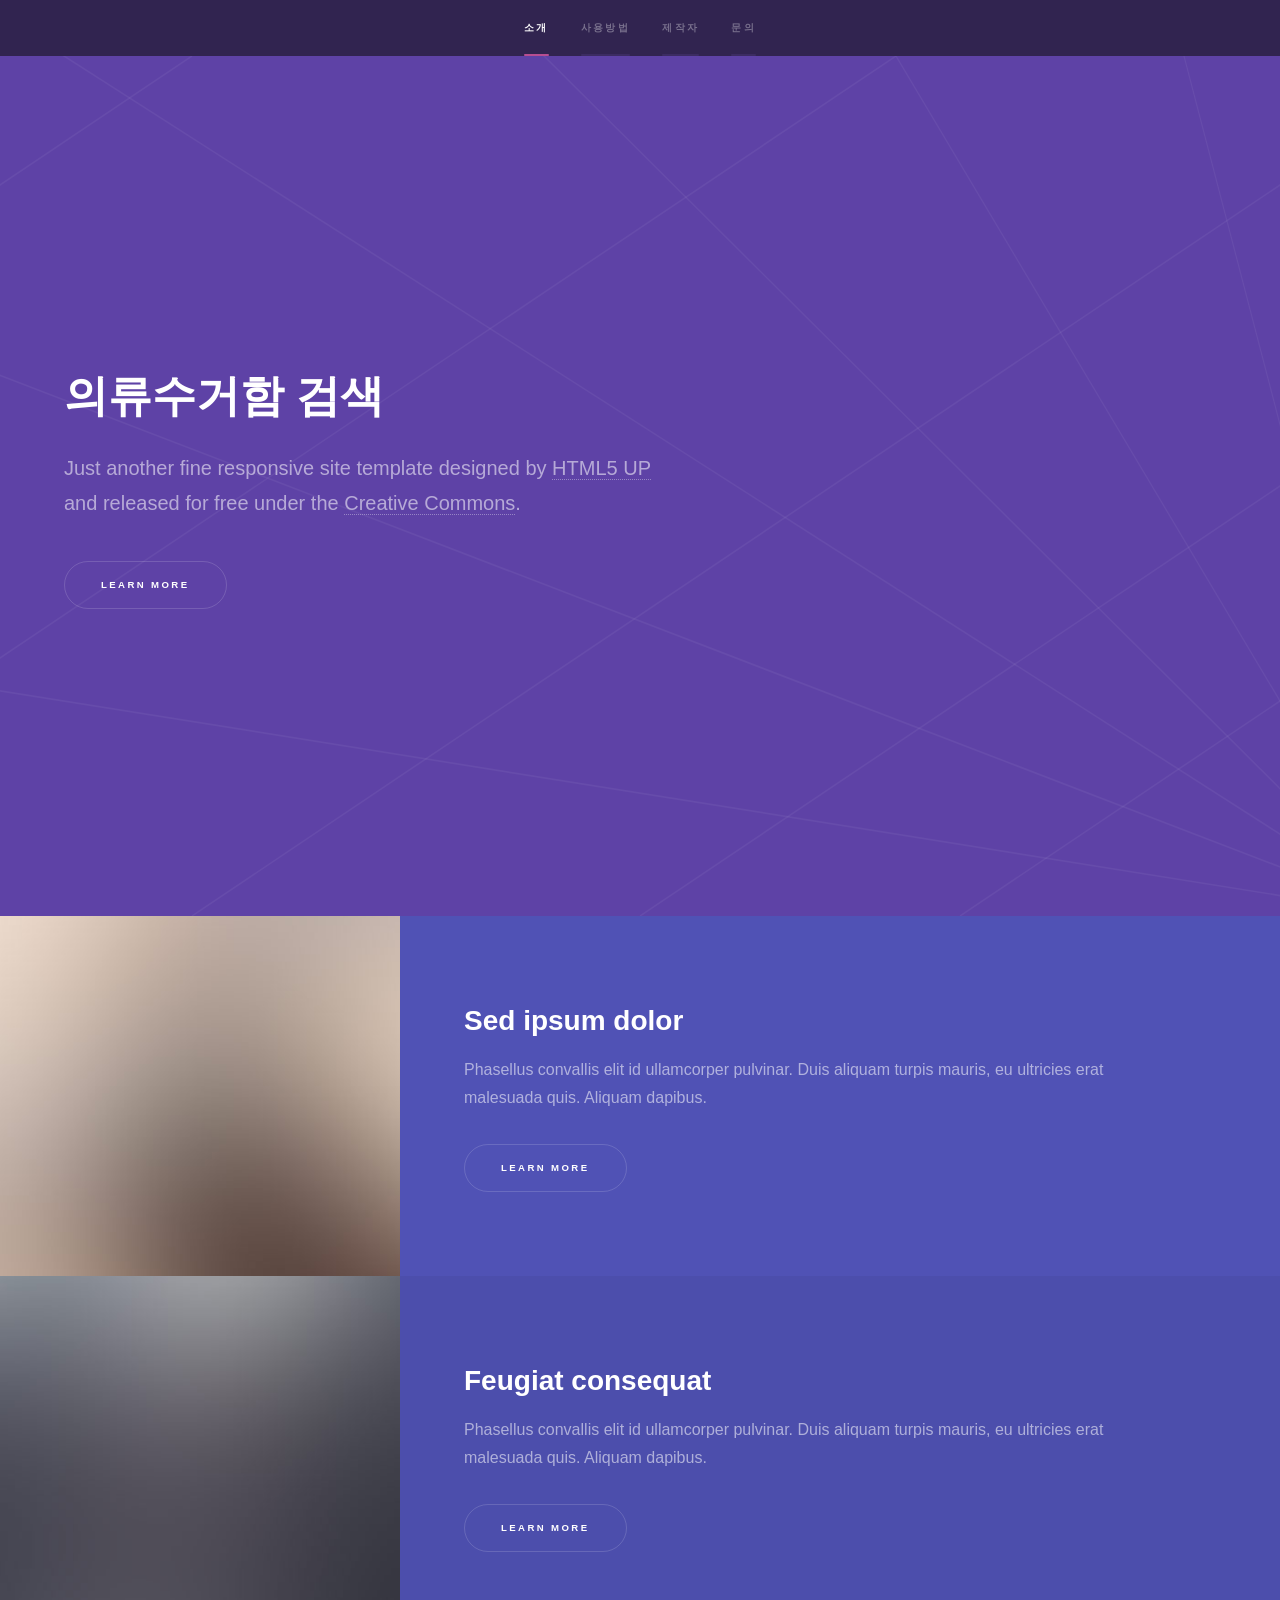
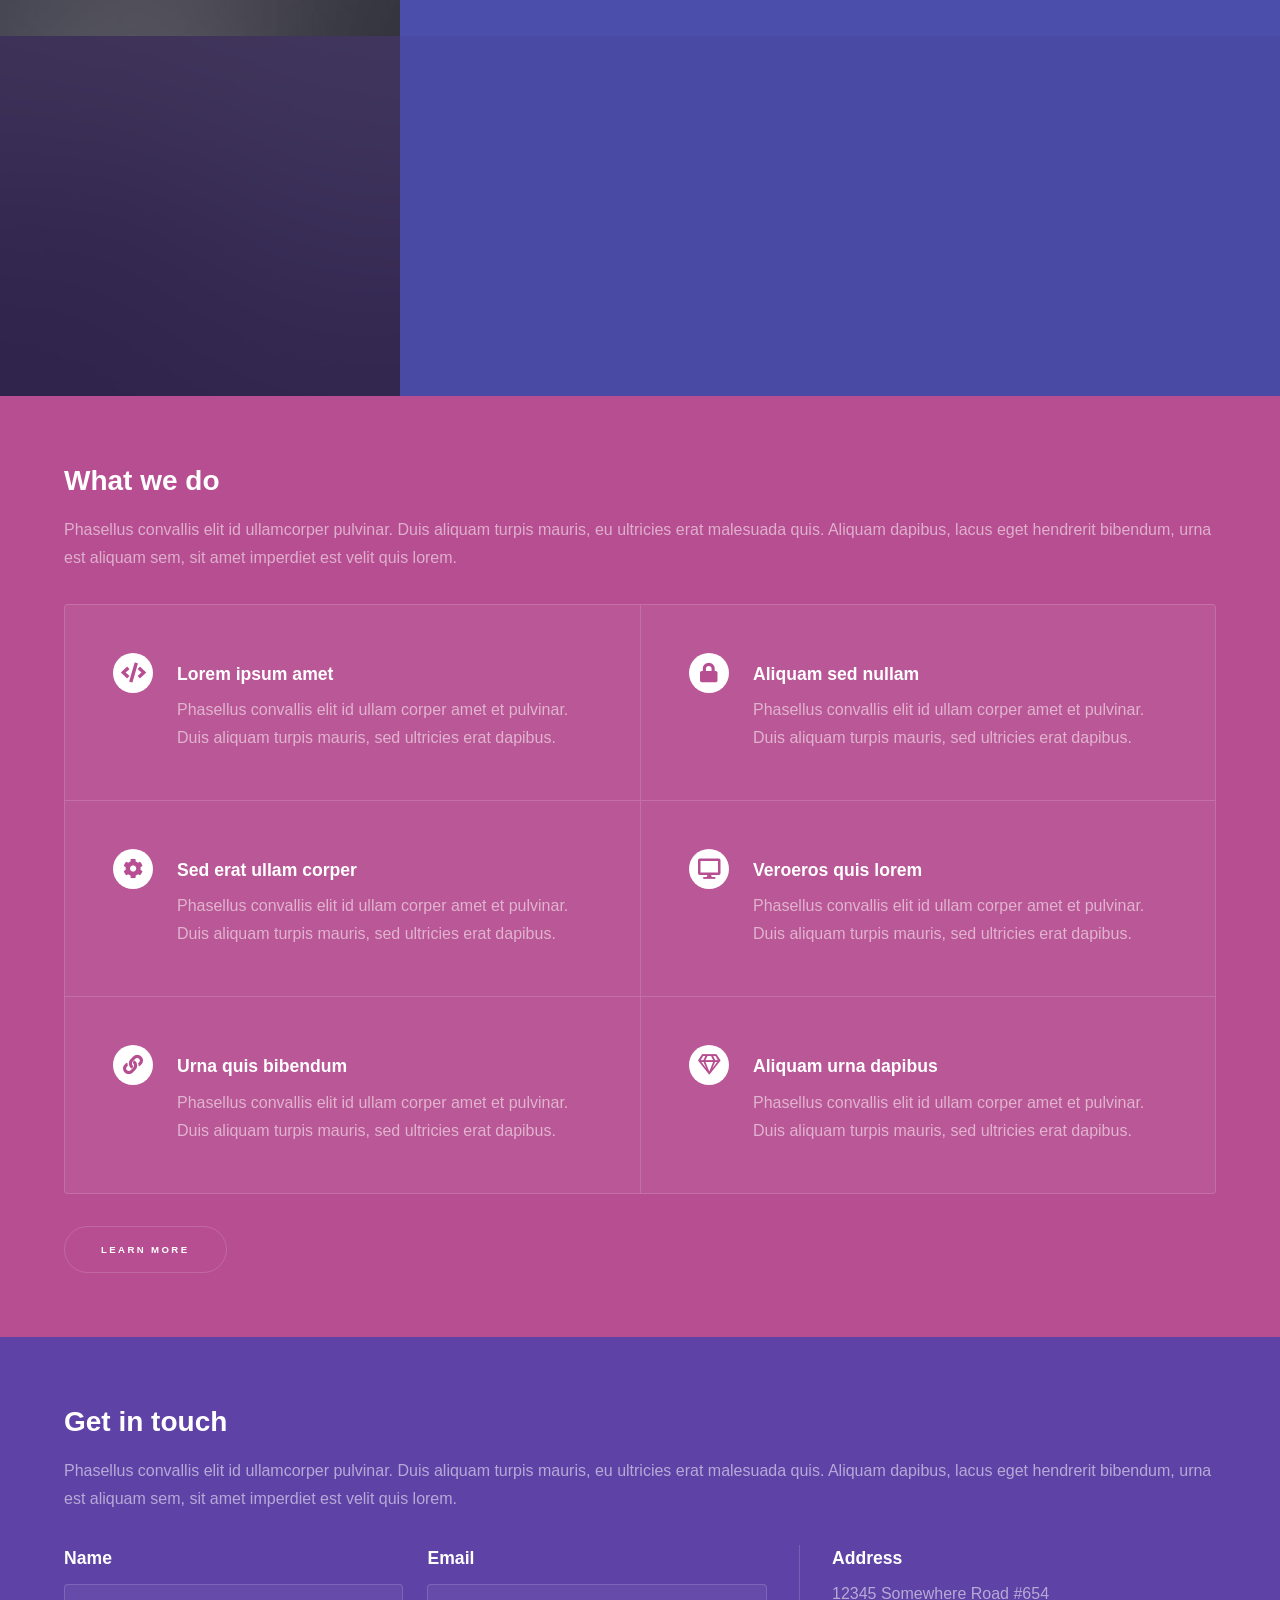
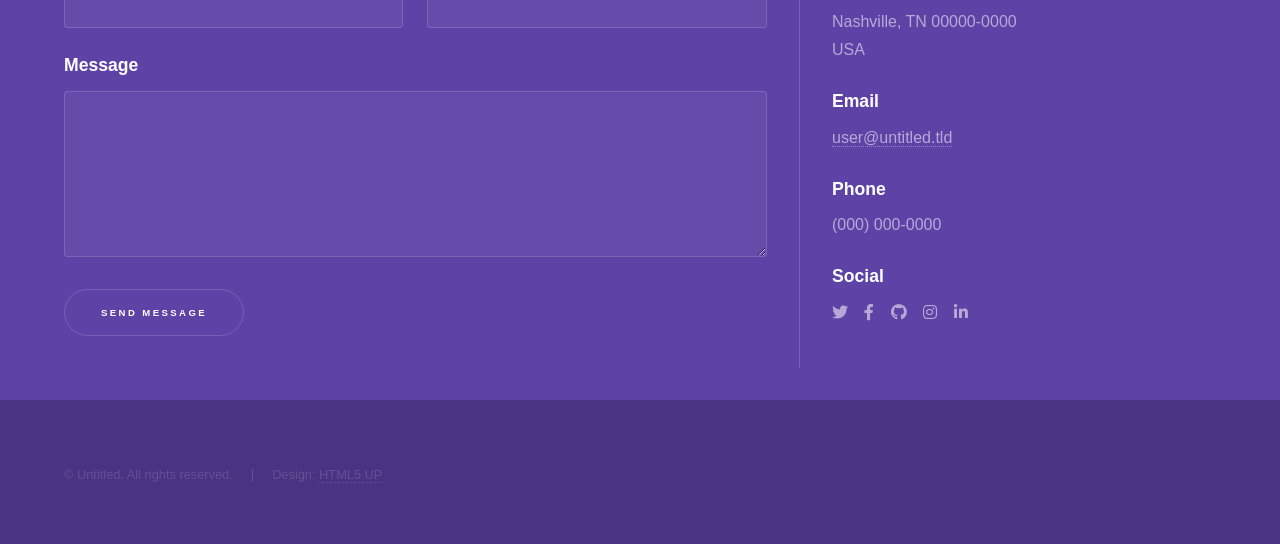
<file: clothingBinSearchWeb/index.html>
<!DOCTYPE HTML>
<html>
	<head>
			<!-- meta -->
			<meta property="og:url" content="clothingbin.site">
			<meta property="og:title" content="의류수거함 검색 앱">
			<meta property="og:type" content="website">
			<meta property="og:image" content="https://is1-ssl.mzstatic.com/image/thumb/Purple126/v4/5c/b5/5a/5cb55a30-8f35-1e3e-27c1-347c50c381a2/AppIcon-0-0-1x_U007ephone-0-85-220.png/460x0w.webp">
			<meta property="og:description" content="내 주변의 의류수거함 찾아드려요">
		<title>Hyperspace by HTML5 UP</title>
		<meta charset="utf-8" />
		<meta name="viewport" content="width=device-width, initial-scale=1, user-scalable=no" />
		<link rel="stylesheet" href="assets/css/main.css" />
		<noscript><link rel="stylesheet" href="assets/css/noscript.css" /></noscript>
	</head>
	<body class="is-preload">

		<!-- Sidebar -->
			<section id="sidebar">
				<div class="inner">
					<nav>
						<ul>
							<li><a href="#intro">소개</a></li>
							<li><a href="#one">사용방법</a></li>
							<li><a href="#two">제작자</a></li>
							<li><a href="#three">문의</a></li>
						</ul>
					</nav>
				</div>
			</section>

		<!-- Wrapper -->
			<div id="wrapper">

				<!-- Intro -->
					<section id="intro" class="wrapper style1 fullscreen fade-up">
						<div class="inner">
							<h1>의류수거함 검색</h1>
							<p>Just another fine responsive site template designed by <a href="http://html5up.net">HTML5 UP</a><br />
							and released for free under the <a href="http://html5up.net/license">Creative Commons</a>.</p>
							<ul class="actions">
								<li><a href="#one" class="button scrolly">Learn more</a></li>
							</ul>
						</div>
					</section>

				<!-- One -->
					<section id="one" class="wrapper style2 spotlights">
						<section>
							<a href="#" class="image"><img src="images/pic01.jpg" alt="" data-position="center center" /></a>
							<div class="content">
								<div class="inner">
									<h2>Sed ipsum dolor</h2>
									<p>Phasellus convallis elit id ullamcorper pulvinar. Duis aliquam turpis mauris, eu ultricies erat malesuada quis. Aliquam dapibus.</p>
									<ul class="actions">
										<li><a href="generic.html" class="button">Learn more</a></li>
									</ul>
								</div>
							</div>
						</section>
						<section>
							<a href="#" class="image"><img src="images/pic02.jpg" alt="" data-position="top center" /></a>
							<div class="content">
								<div class="inner">
									<h2>Feugiat consequat</h2>
									<p>Phasellus convallis elit id ullamcorper pulvinar. Duis aliquam turpis mauris, eu ultricies erat malesuada quis. Aliquam dapibus.</p>
									<ul class="actions">
										<li><a href="generic.html" class="button">Learn more</a></li>
									</ul>
								</div>
							</div>
						</section>
						<section>
							<a href="#" class="image"><img src="images/pic03.jpg" alt="" data-position="25% 25%" /></a>
							<div class="content">
								<div class="inner">
									<h2>Ultricies aliquam</h2>
									<p>Phasellus convallis elit id ullamcorper pulvinar. Duis aliquam turpis mauris, eu ultricies erat malesuada quis. Aliquam dapibus.</p>
									<ul class="actions">
										<li><a href="generic.html" class="button">Learn more</a></li>
									</ul>
								</div>
							</div>
						</section>
					</section>

				<!-- Two -->
					<section id="two" class="wrapper style3 fade-up">
						<div class="inner">
							<h2>What we do</h2>
							<p>Phasellus convallis elit id ullamcorper pulvinar. Duis aliquam turpis mauris, eu ultricies erat malesuada quis. Aliquam dapibus, lacus eget hendrerit bibendum, urna est aliquam sem, sit amet imperdiet est velit quis lorem.</p>
							<div class="features">
								<section>
									<span class="icon solid major fa-code"></span>
									<h3>Lorem ipsum amet</h3>
									<p>Phasellus convallis elit id ullam corper amet et pulvinar. Duis aliquam turpis mauris, sed ultricies erat dapibus.</p>
								</section>
								<section>
									<span class="icon solid major fa-lock"></span>
									<h3>Aliquam sed nullam</h3>
									<p>Phasellus convallis elit id ullam corper amet et pulvinar. Duis aliquam turpis mauris, sed ultricies erat dapibus.</p>
								</section>
								<section>
									<span class="icon solid major fa-cog"></span>
									<h3>Sed erat ullam corper</h3>
									<p>Phasellus convallis elit id ullam corper amet et pulvinar. Duis aliquam turpis mauris, sed ultricies erat dapibus.</p>
								</section>
								<section>
									<span class="icon solid major fa-desktop"></span>
									<h3>Veroeros quis lorem</h3>
									<p>Phasellus convallis elit id ullam corper amet et pulvinar. Duis aliquam turpis mauris, sed ultricies erat dapibus.</p>
								</section>
								<section>
									<span class="icon solid major fa-link"></span>
									<h3>Urna quis bibendum</h3>
									<p>Phasellus convallis elit id ullam corper amet et pulvinar. Duis aliquam turpis mauris, sed ultricies erat dapibus.</p>
								</section>
								<section>
									<span class="icon major fa-gem"></span>
									<h3>Aliquam urna dapibus</h3>
									<p>Phasellus convallis elit id ullam corper amet et pulvinar. Duis aliquam turpis mauris, sed ultricies erat dapibus.</p>
								</section>
							</div>
							<ul class="actions">
								<li><a href="generic.html" class="button">Learn more</a></li>
							</ul>
						</div>
					</section>

				<!-- Three -->
					<section id="three" class="wrapper style1 fade-up">
						<div class="inner">
							<h2>Get in touch</h2>
							<p>Phasellus convallis elit id ullamcorper pulvinar. Duis aliquam turpis mauris, eu ultricies erat malesuada quis. Aliquam dapibus, lacus eget hendrerit bibendum, urna est aliquam sem, sit amet imperdiet est velit quis lorem.</p>
							<div class="split style1">
								<section>
									<form method="post" action="#">
										<div class="fields">
											<div class="field half">
												<label for="name">Name</label>
												<input type="text" name="name" id="name" />
											</div>
											<div class="field half">
												<label for="email">Email</label>
												<input type="text" name="email" id="email" />
											</div>
											<div class="field">
												<label for="message">Message</label>
												<textarea name="message" id="message" rows="5"></textarea>
											</div>
										</div>
										<ul class="actions">
											<li><a href="" class="button submit">Send Message</a></li>
										</ul>
									</form>
								</section>
								<section>
									<ul class="contact">
										<li>
											<h3>Address</h3>
											<span>12345 Somewhere Road #654<br />
											Nashville, TN 00000-0000<br />
											USA</span>
										</li>
										<li>
											<h3>Email</h3>
											<a href="#">user@untitled.tld</a>
										</li>
										<li>
											<h3>Phone</h3>
											<span>(000) 000-0000</span>
										</li>
										<li>
											<h3>Social</h3>
											<ul class="icons">
												<li><a href="#" class="icon brands fa-twitter"><span class="label">Twitter</span></a></li>
												<li><a href="#" class="icon brands fa-facebook-f"><span class="label">Facebook</span></a></li>
												<li><a href="#" class="icon brands fa-github"><span class="label">GitHub</span></a></li>
												<li><a href="#" class="icon brands fa-instagram"><span class="label">Instagram</span></a></li>
												<li><a href="#" class="icon brands fa-linkedin-in"><span class="label">LinkedIn</span></a></li>
											</ul>
										</li>
									</ul>
								</section>
							</div>
						</div>
					</section>

			</div>

		<!-- Footer -->
			<footer id="footer" class="wrapper style1-alt">
				<div class="inner">
					<ul class="menu">
						<li>&copy; Untitled. All rights reserved.</li><li>Design: <a href="http://html5up.net">HTML5 UP</a></li>
					</ul>
				</div>
			</footer>

		<!-- Scripts -->
			<script src="assets/js/jquery.min.js"></script>
			<script src="assets/js/jquery.scrollex.min.js"></script>
			<script src="assets/js/jquery.scrolly.min.js"></script>
			<script src="assets/js/browser.min.js"></script>
			<script src="assets/js/breakpoints.min.js"></script>
			<script src="assets/js/util.js"></script>
			<script src="assets/js/main.js"></script>

	</body>
</html>
</file>
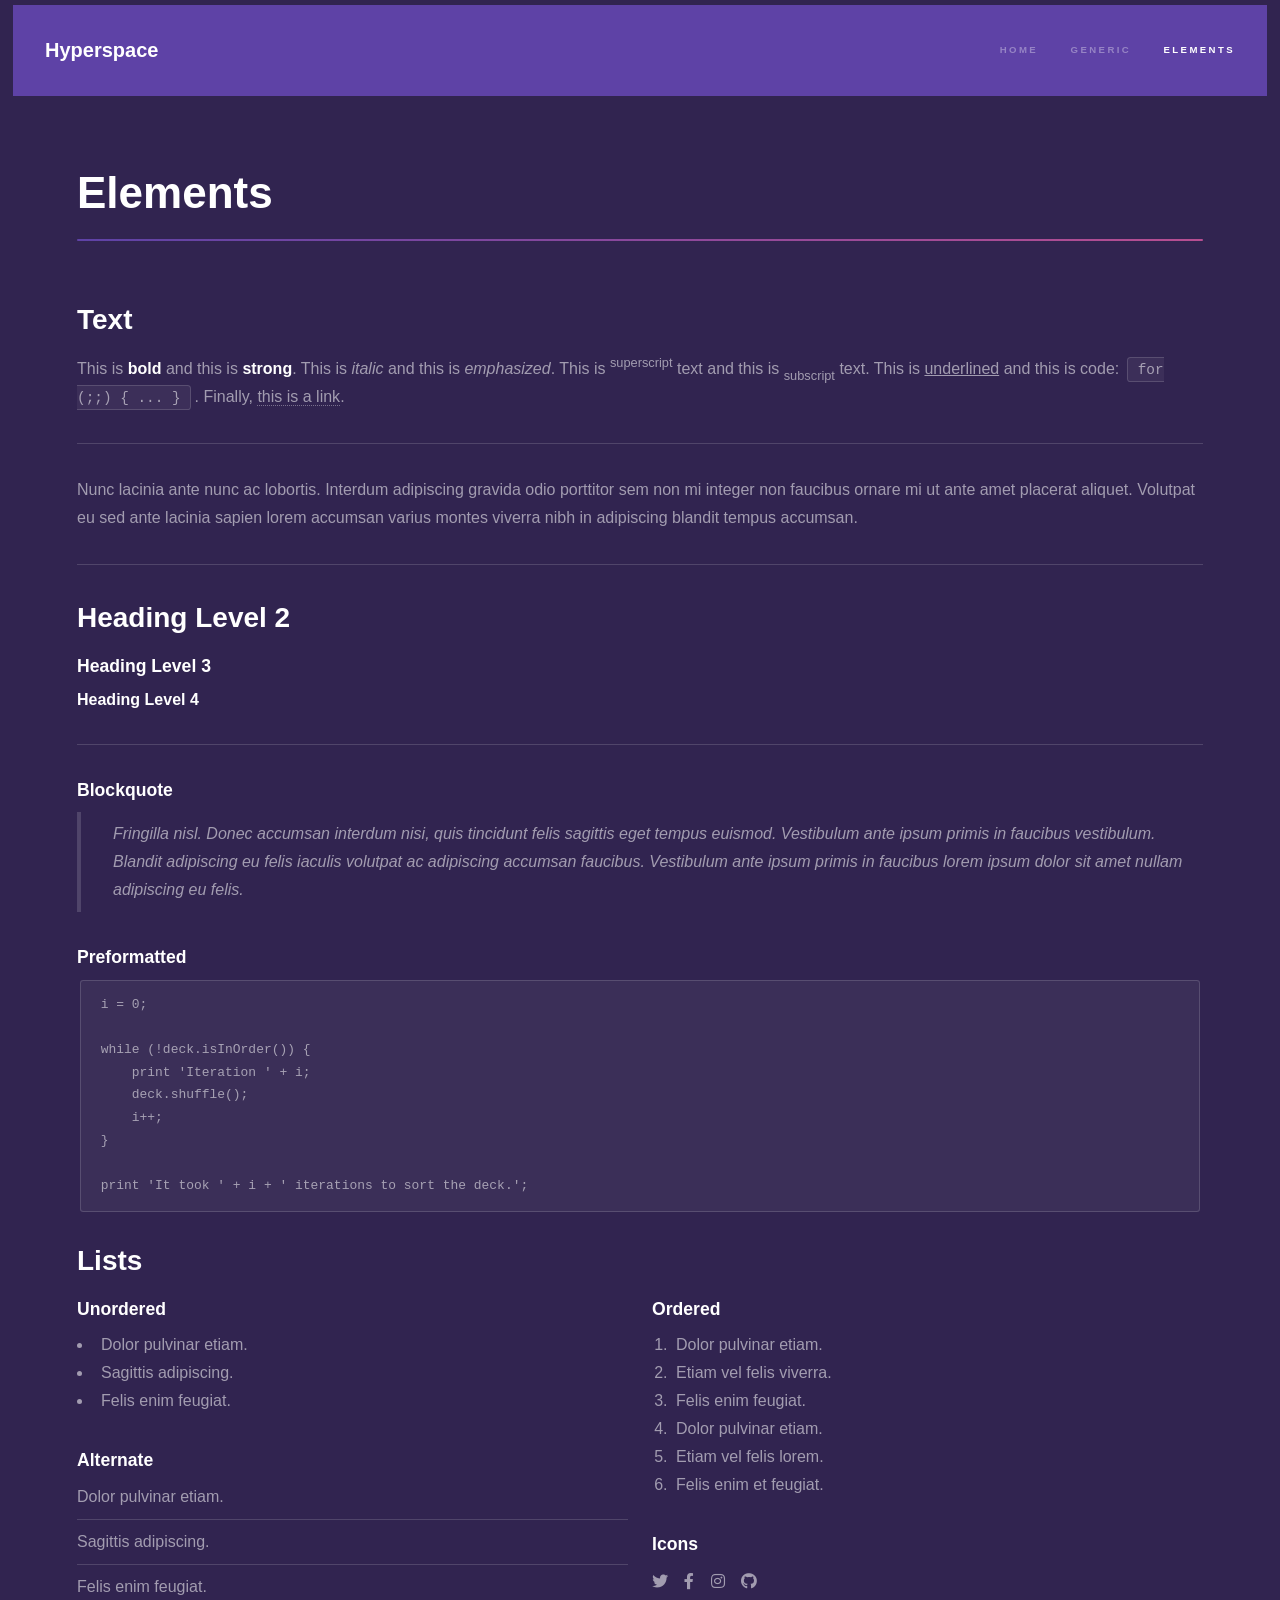
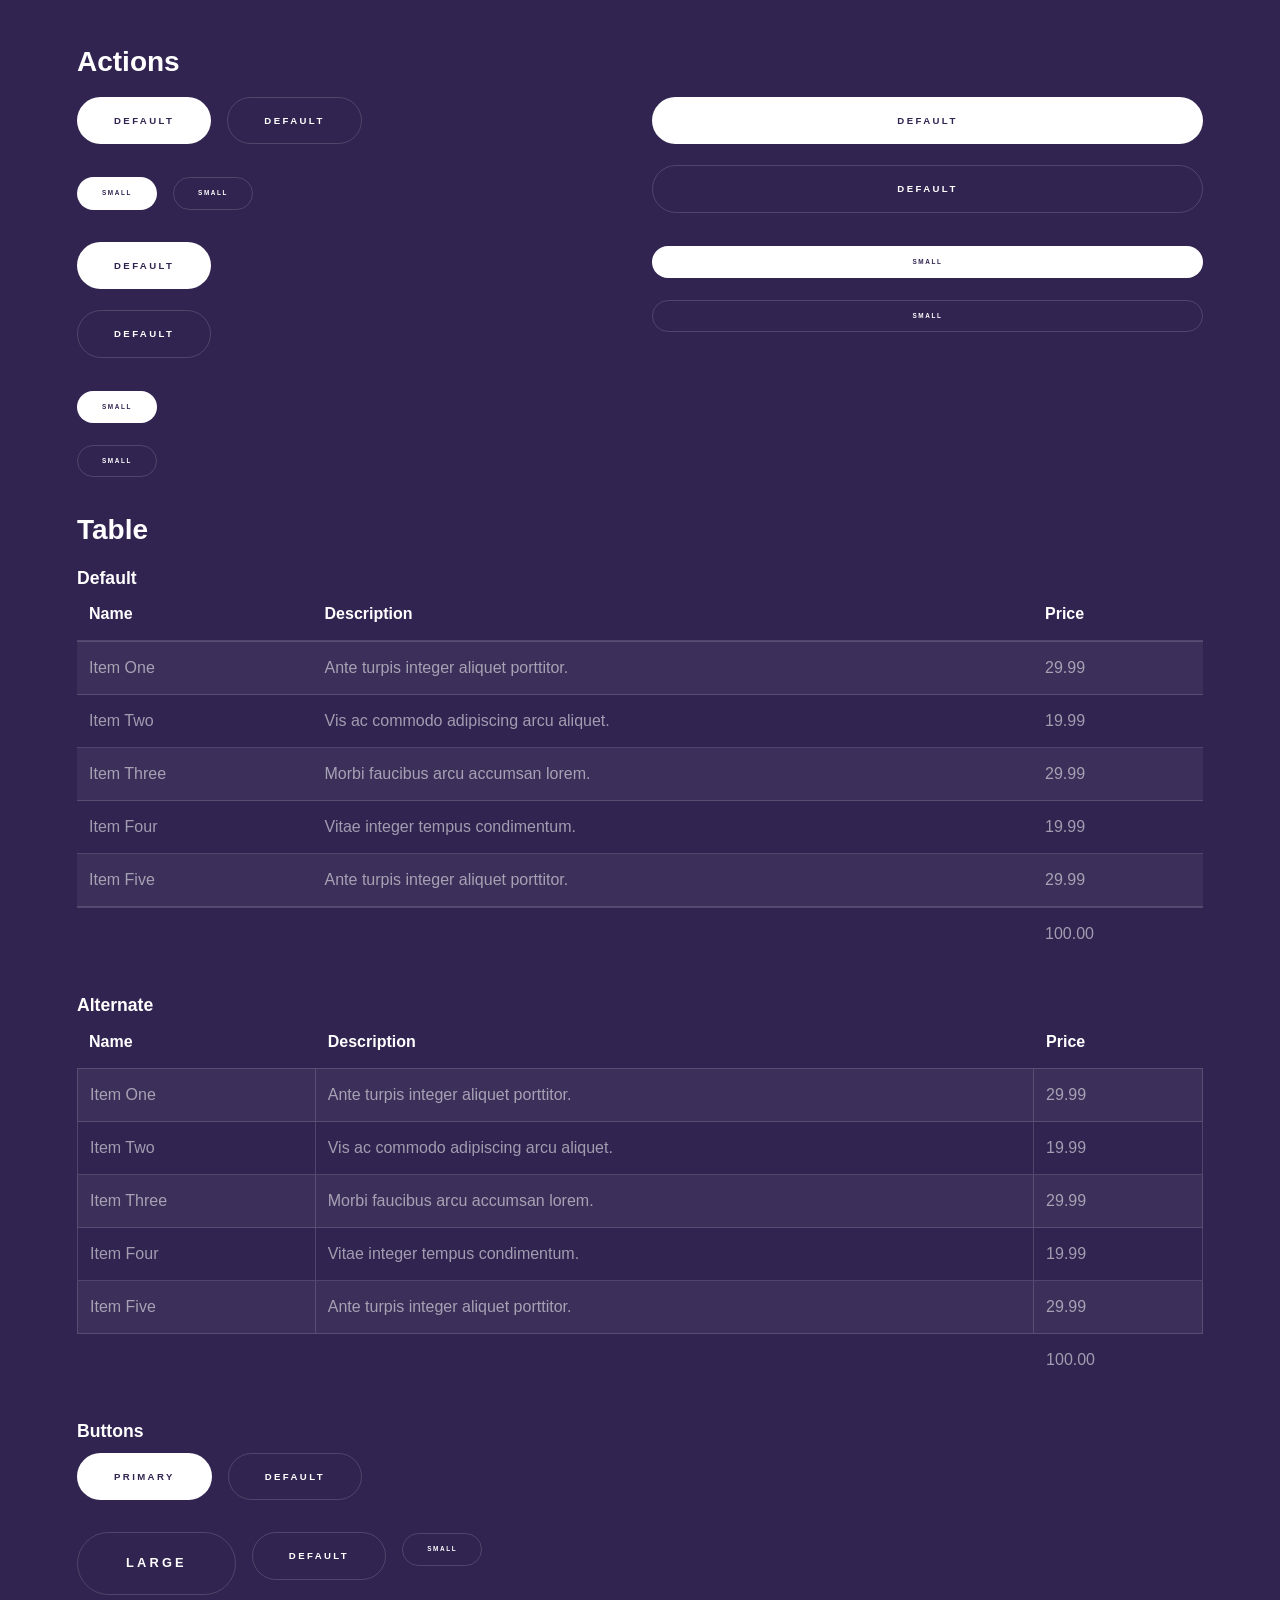
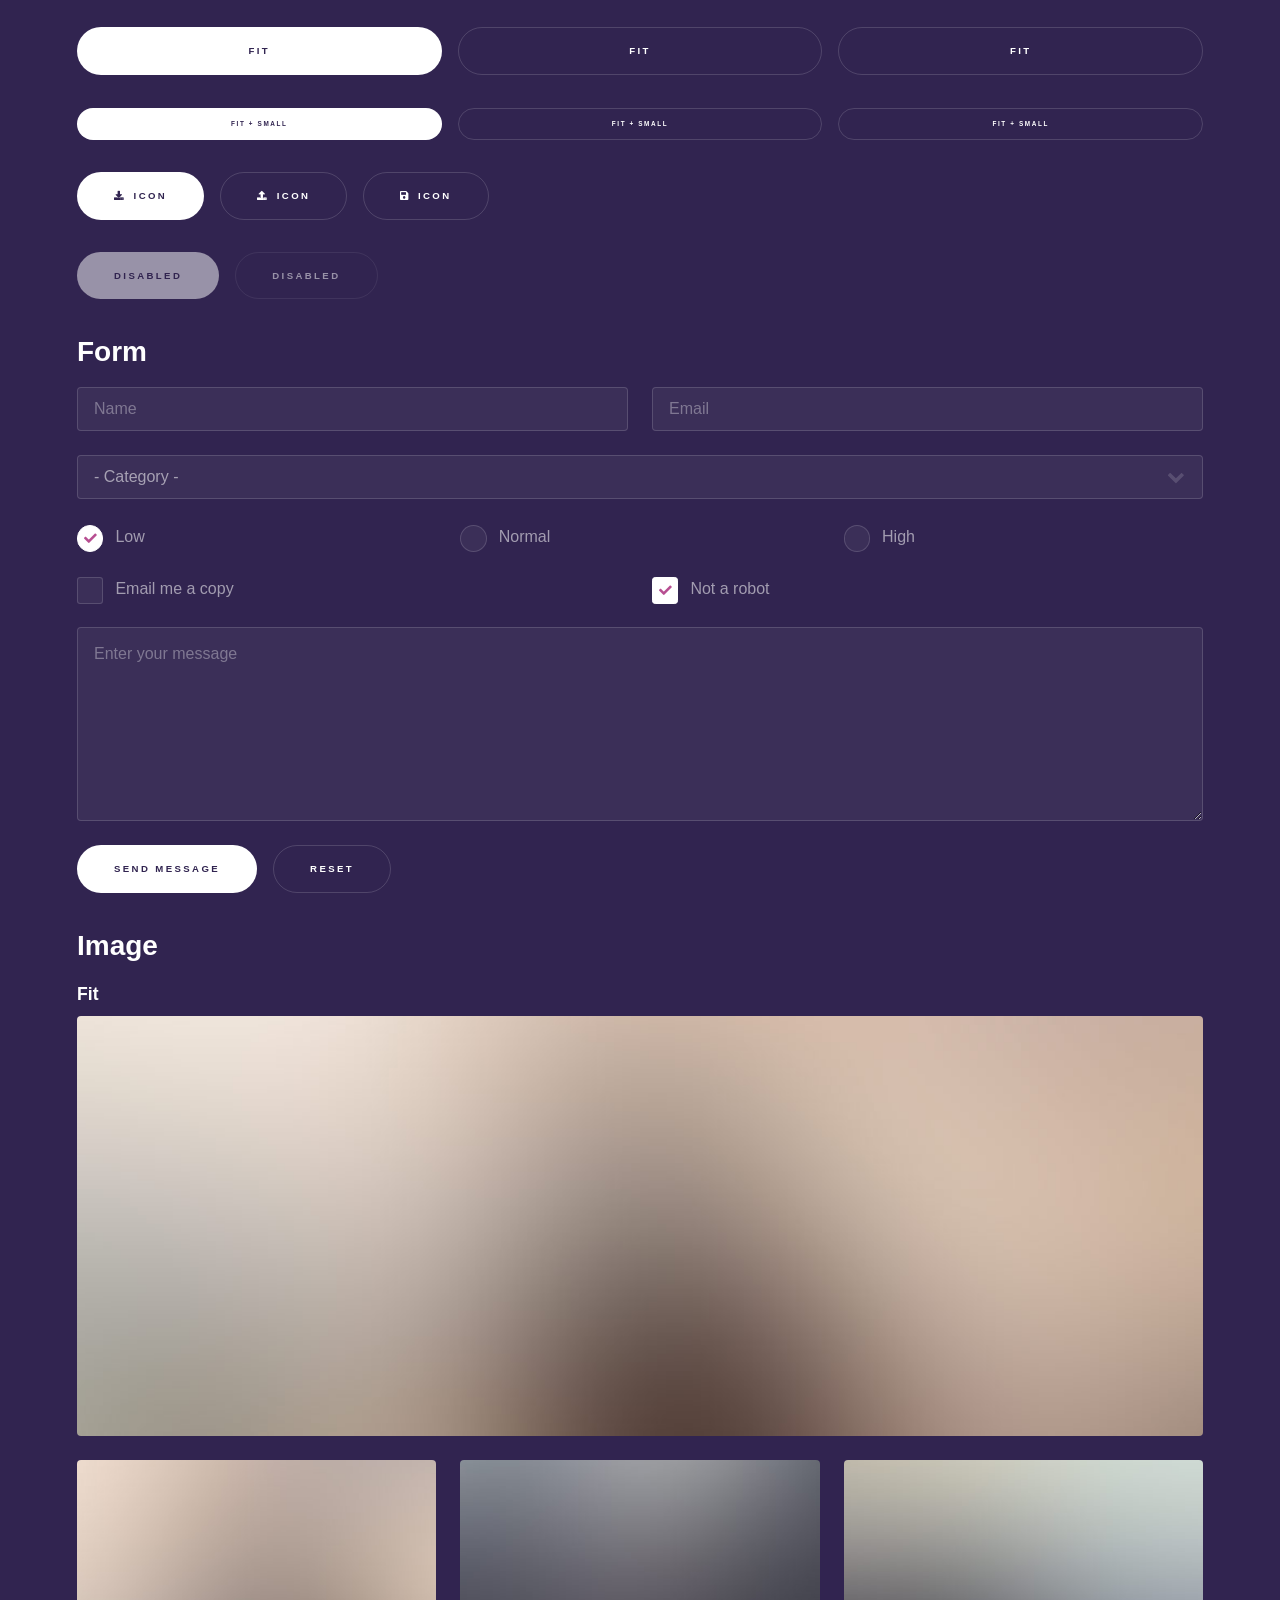
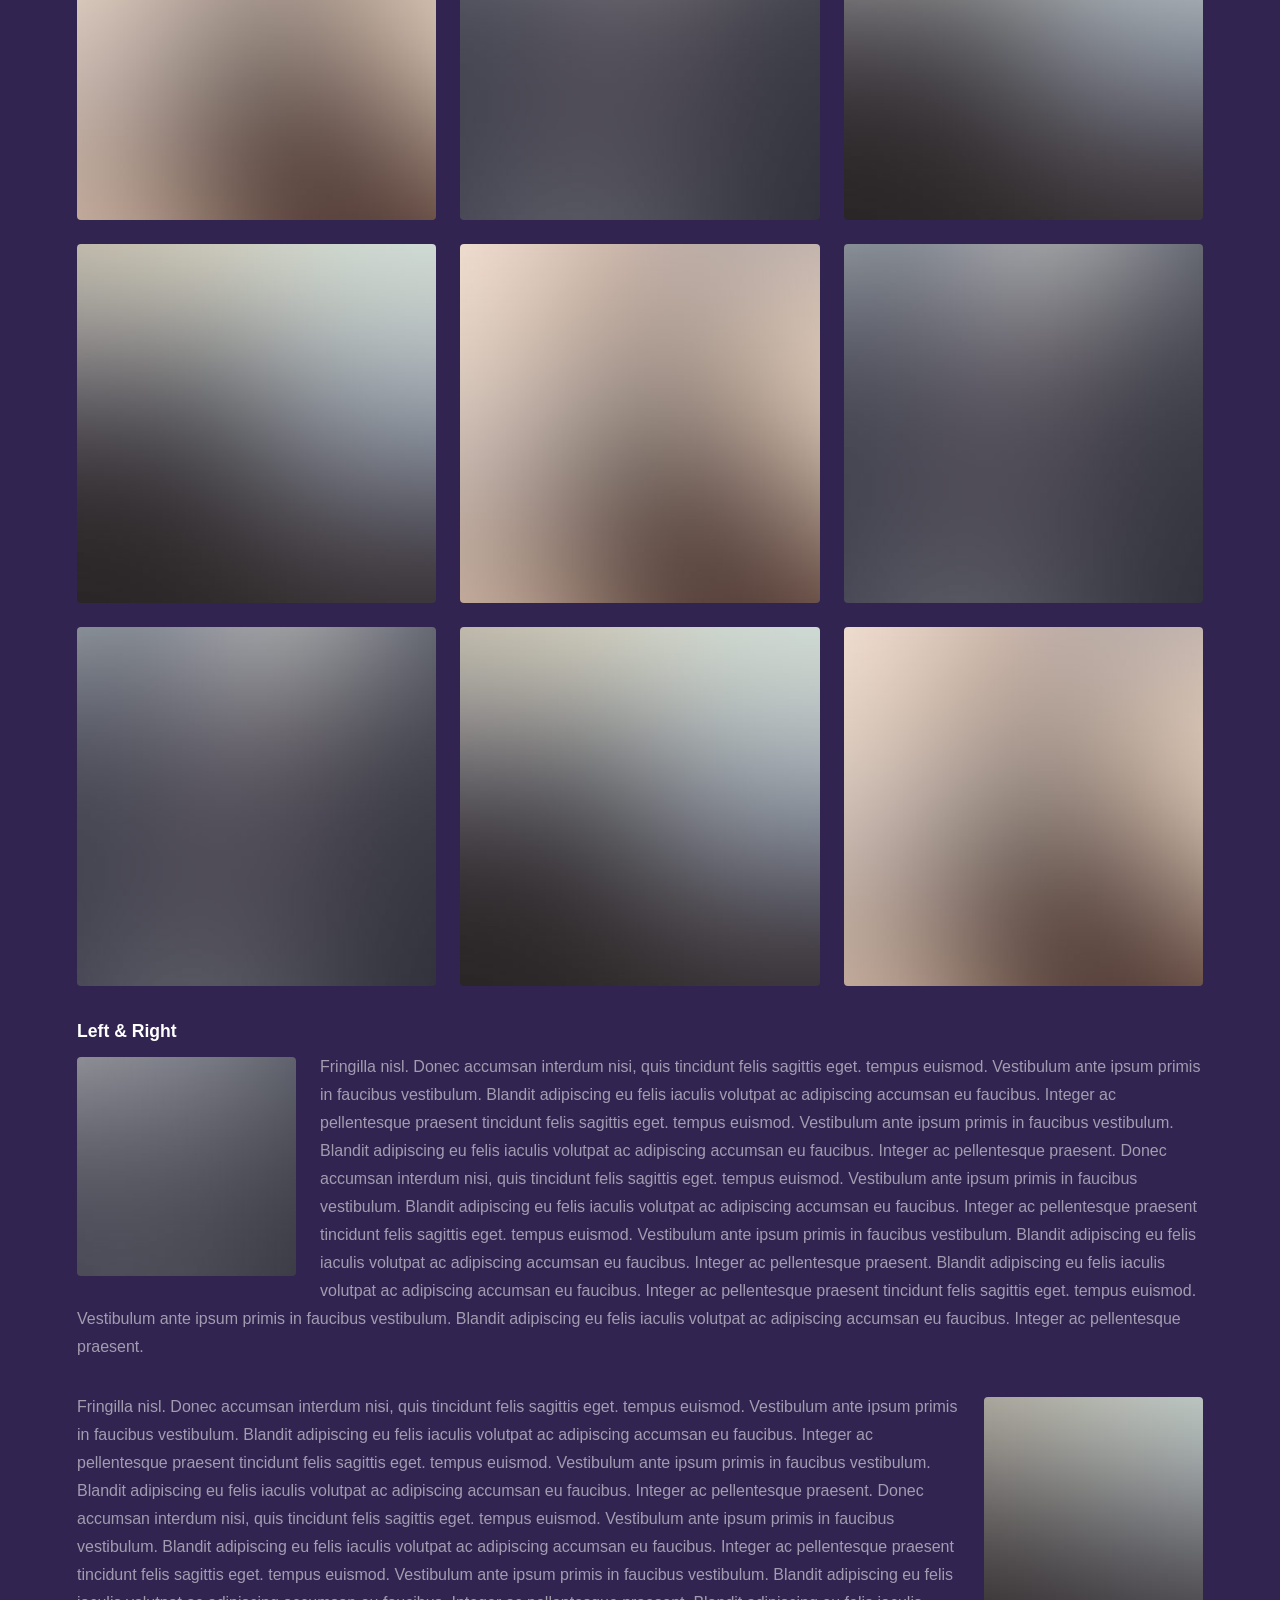
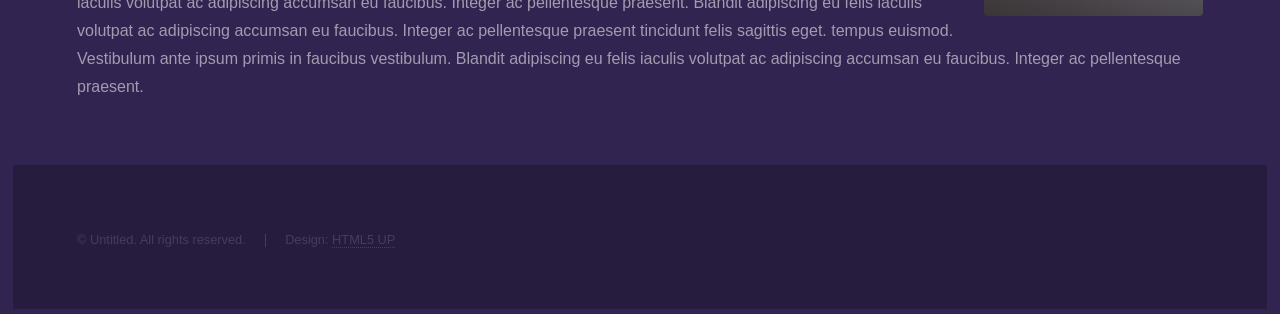
<file: elements.html>
<!DOCTYPE HTML>
<!--
	Hyperspace by HTML5 UP
	html5up.net | @ajlkn
	Free for personal and commercial use under the CCA 3.0 license (html5up.net/license)
-->
<html>
	<head>
		<title>Elements - Hyperspace by HTML5 UP</title>
		<meta charset="utf-8" />
		<meta name="viewport" content="width=device-width, initial-scale=1, user-scalable=no" />
		<link rel="stylesheet" href="assets/css/main.css" />
		<noscript><link rel="stylesheet" href="assets/css/noscript.css" /></noscript>
	</head>
	<body class="is-preload">

		<!-- Header -->
			<header id="header">
				<a href="index.html" class="title">Hyperspace</a>
				<nav>
					<ul>
						<li><a href="index.html">Home</a></li>
						<li><a href="generic.html">Generic</a></li>
						<li><a href="elements.html"  class="active">Elements</a></li>
					</ul>
				</nav>
			</header>

		<!-- Wrapper -->
			<div id="wrapper">

				<!-- Main -->
					<section id="main" class="wrapper">
						<div class="inner">
							<h1 class="major">Elements</h1>

							<!-- Text -->
								<section>
									<h2>Text</h2>
									<p>This is <b>bold</b> and this is <strong>strong</strong>. This is <i>italic</i> and this is <em>emphasized</em>.
									This is <sup>superscript</sup> text and this is <sub>subscript</sub> text.
									This is <u>underlined</u> and this is code: <code>for (;;) { ... }</code>. Finally, <a href="#">this is a link</a>.</p>
									<hr />
									<p>Nunc lacinia ante nunc ac lobortis. Interdum adipiscing gravida odio porttitor sem non mi integer non faucibus ornare mi ut ante amet placerat aliquet. Volutpat eu sed ante lacinia sapien lorem accumsan varius montes viverra nibh in adipiscing blandit tempus accumsan.</p>
									<hr />
									<h2>Heading Level 2</h2>
									<h3>Heading Level 3</h3>
									<h4>Heading Level 4</h4>
									<hr />
									<h3>Blockquote</h3>
									<blockquote>Fringilla nisl. Donec accumsan interdum nisi, quis tincidunt felis sagittis eget tempus euismod. Vestibulum ante ipsum primis in faucibus vestibulum. Blandit adipiscing eu felis iaculis volutpat ac adipiscing accumsan faucibus. Vestibulum ante ipsum primis in faucibus lorem ipsum dolor sit amet nullam adipiscing eu felis.</blockquote>
									<h3>Preformatted</h3>
									<pre><code>i = 0;

while (!deck.isInOrder()) {
    print 'Iteration ' + i;
    deck.shuffle();
    i++;
}

print 'It took ' + i + ' iterations to sort the deck.';</code></pre>
								</section>

							<!-- Lists -->
								<section>
									<h2>Lists</h2>
									<div class="row">
										<div class="col-6 col-12-medium">
											<h3>Unordered</h3>
											<ul>
												<li>Dolor pulvinar etiam.</li>
												<li>Sagittis adipiscing.</li>
												<li>Felis enim feugiat.</li>
											</ul>
											<h3>Alternate</h3>
											<ul class="alt">
												<li>Dolor pulvinar etiam.</li>
												<li>Sagittis adipiscing.</li>
												<li>Felis enim feugiat.</li>
											</ul>
										</div>
										<div class="col-6 col-12-medium">
											<h3>Ordered</h3>
											<ol>
												<li>Dolor pulvinar etiam.</li>
												<li>Etiam vel felis viverra.</li>
												<li>Felis enim feugiat.</li>
												<li>Dolor pulvinar etiam.</li>
												<li>Etiam vel felis lorem.</li>
												<li>Felis enim et feugiat.</li>
											</ol>
											<h3>Icons</h3>
											<ul class="icons">
												<li><a href="#" class="icon brands fa-twitter"><span class="label">Twitter</span></a></li>
												<li><a href="#" class="icon brands fa-facebook-f"><span class="label">Facebook</span></a></li>
												<li><a href="#" class="icon brands fa-instagram"><span class="label">Instagram</span></a></li>
												<li><a href="#" class="icon brands fa-github"><span class="label">Github</span></a></li>
											</ul>
										</div>
									</div>
									<h2>Actions</h2>
									<div class="row">
										<div class="col-6 col-12-medium">
											<ul class="actions">
												<li><a href="#" class="button primary">Default</a></li>
												<li><a href="#" class="button">Default</a></li>
											</ul>
											<ul class="actions small">
												<li><a href="#" class="button primary small">Small</a></li>
												<li><a href="#" class="button small">Small</a></li>
											</ul>
											<ul class="actions stacked">
												<li><a href="#" class="button primary">Default</a></li>
												<li><a href="#" class="button">Default</a></li>
											</ul>
											<ul class="actions stacked">
												<li><a href="#" class="button primary small">Small</a></li>
												<li><a href="#" class="button small">Small</a></li>
											</ul>
										</div>
										<div class="col-6 col-12-medium">
											<ul class="actions stacked">
												<li><a href="#" class="button primary fit">Default</a></li>
												<li><a href="#" class="button fit">Default</a></li>
											</ul>
											<ul class="actions stacked">
												<li><a href="#" class="button primary small fit">Small</a></li>
												<li><a href="#" class="button small fit">Small</a></li>
											</ul>
										</div>
									</div>
								</section>

							<!-- Table -->
								<section>
									<h2>Table</h2>
									<h3>Default</h3>
									<div class="table-wrapper">
										<table>
											<thead>
												<tr>
													<th>Name</th>
													<th>Description</th>
													<th>Price</th>
												</tr>
											</thead>
											<tbody>
												<tr>
													<td>Item One</td>
													<td>Ante turpis integer aliquet porttitor.</td>
													<td>29.99</td>
												</tr>
												<tr>
													<td>Item Two</td>
													<td>Vis ac commodo adipiscing arcu aliquet.</td>
													<td>19.99</td>
												</tr>
												<tr>
													<td>Item Three</td>
													<td> Morbi faucibus arcu accumsan lorem.</td>
													<td>29.99</td>
												</tr>
												<tr>
													<td>Item Four</td>
													<td>Vitae integer tempus condimentum.</td>
													<td>19.99</td>
												</tr>
												<tr>
													<td>Item Five</td>
													<td>Ante turpis integer aliquet porttitor.</td>
													<td>29.99</td>
												</tr>
											</tbody>
											<tfoot>
												<tr>
													<td colspan="2"></td>
													<td>100.00</td>
												</tr>
											</tfoot>
										</table>
									</div>

									<h3>Alternate</h3>
									<div class="table-wrapper">
										<table class="alt">
											<thead>
												<tr>
													<th>Name</th>
													<th>Description</th>
													<th>Price</th>
												</tr>
											</thead>
											<tbody>
												<tr>
													<td>Item One</td>
													<td>Ante turpis integer aliquet porttitor.</td>
													<td>29.99</td>
												</tr>
												<tr>
													<td>Item Two</td>
													<td>Vis ac commodo adipiscing arcu aliquet.</td>
													<td>19.99</td>
												</tr>
												<tr>
													<td>Item Three</td>
													<td> Morbi faucibus arcu accumsan lorem.</td>
													<td>29.99</td>
												</tr>
												<tr>
													<td>Item Four</td>
													<td>Vitae integer tempus condimentum.</td>
													<td>19.99</td>
												</tr>
												<tr>
													<td>Item Five</td>
													<td>Ante turpis integer aliquet porttitor.</td>
													<td>29.99</td>
												</tr>
											</tbody>
											<tfoot>
												<tr>
													<td colspan="2"></td>
													<td>100.00</td>
												</tr>
											</tfoot>
										</table>
									</div>
								</section>

							<!-- Buttons -->
								<section>
									<h3>Buttons</h3>
									<ul class="actions">
										<li><a href="#" class="button primary">Primary</a></li>
										<li><a href="#" class="button">Default</a></li>
									</ul>
									<ul class="actions">
										<li><a href="#" class="button large">Large</a></li>
										<li><a href="#" class="button">Default</a></li>
										<li><a href="#" class="button small">Small</a></li>
									</ul>
									<ul class="actions fit">
										<li><a href="#" class="button primary fit">Fit</a></li>
										<li><a href="#" class="button fit">Fit</a></li>
										<li><a href="#" class="button fit">Fit</a></li>
									</ul>
									<ul class="actions fit small">
										<li><a href="#" class="button primary fit small">Fit + Small</a></li>
										<li><a href="#" class="button fit small">Fit + Small</a></li>
										<li><a href="#" class="button fit small">Fit + Small</a></li>
									</ul>
									<ul class="actions">
										<li><a href="#" class="button primary icon solid fa-download">Icon</a></li>
										<li><a href="#" class="button icon solid fa-upload">Icon</a></li>
										<li><a href="#" class="button icon solid fa-save">Icon</a></li>
									</ul>
									<ul class="actions">
										<li><span class="button primary disabled">Disabled</span></li>
										<li><span class="button disabled">Disabled</span></li>
									</ul>
								</section>

							<!-- Form -->
								<section>
									<h2>Form</h2>
									<form method="post" action="#">
										<div class="row gtr-uniform">
											<div class="col-6 col-12-xsmall">
												<input type="text" name="demo-name" id="demo-name" value="" placeholder="Name" />
											</div>
											<div class="col-6 col-12-xsmall">
												<input type="email" name="demo-email" id="demo-email" value="" placeholder="Email" />
											</div>
											<div class="col-12">
												<select name="demo-category" id="demo-category">
													<option value="">- Category -</option>
													<option value="1">Manufacturing</option>
													<option value="1">Shipping</option>
													<option value="1">Administration</option>
													<option value="1">Human Resources</option>
												</select>
											</div>
											<div class="col-4 col-12-small">
												<input type="radio" id="demo-priority-low" name="demo-priority" checked>
												<label for="demo-priority-low">Low</label>
											</div>
											<div class="col-4 col-12-small">
												<input type="radio" id="demo-priority-normal" name="demo-priority">
												<label for="demo-priority-normal">Normal</label>
											</div>
											<div class="col-4 col-12-small">
												<input type="radio" id="demo-priority-high" name="demo-priority">
												<label for="demo-priority-high">High</label>
											</div>
											<div class="col-6 col-12-small">
												<input type="checkbox" id="demo-copy" name="demo-copy">
												<label for="demo-copy">Email me a copy</label>
											</div>
											<div class="col-6 col-12-small">
												<input type="checkbox" id="demo-human" name="demo-human" checked>
												<label for="demo-human">Not a robot</label>
											</div>
											<div class="col-12">
												<textarea name="demo-message" id="demo-message" placeholder="Enter your message" rows="6"></textarea>
											</div>
											<div class="col-12">
												<ul class="actions">
													<li><input type="submit" value="Send Message" class="primary" /></li>
													<li><input type="reset" value="Reset" /></li>
												</ul>
											</div>
										</div>
									</form>
								</section>

							<!-- Image -->
								<section>
									<h2>Image</h2>
									<h3>Fit</h3>
									<div class="box alt">
										<div class="row gtr-uniform">
											<div class="col-12"><span class="image fit"><img src="images/pic04.jpg" alt="" /></span></div>
											<div class="col-4"><span class="image fit"><img src="images/pic01.jpg" alt="" /></span></div>
											<div class="col-4"><span class="image fit"><img src="images/pic02.jpg" alt="" /></span></div>
											<div class="col-4"><span class="image fit"><img src="images/pic03.jpg" alt="" /></span></div>
											<div class="col-4"><span class="image fit"><img src="images/pic03.jpg" alt="" /></span></div>
											<div class="col-4"><span class="image fit"><img src="images/pic01.jpg" alt="" /></span></div>
											<div class="col-4"><span class="image fit"><img src="images/pic02.jpg" alt="" /></span></div>
											<div class="col-4"><span class="image fit"><img src="images/pic02.jpg" alt="" /></span></div>
											<div class="col-4"><span class="image fit"><img src="images/pic03.jpg" alt="" /></span></div>
											<div class="col-4"><span class="image fit"><img src="images/pic01.jpg" alt="" /></span></div>
										</div>
									</div>
									<h3>Left &amp; Right</h3>
									<p><span class="image left"><img src="images/pic05.jpg" alt="" /></span>Fringilla nisl. Donec accumsan interdum nisi, quis tincidunt felis sagittis eget. tempus euismod. Vestibulum ante ipsum primis in faucibus vestibulum. Blandit adipiscing eu felis iaculis volutpat ac adipiscing accumsan eu faucibus. Integer ac pellentesque praesent tincidunt felis sagittis eget. tempus euismod. Vestibulum ante ipsum primis in faucibus vestibulum. Blandit adipiscing eu felis iaculis volutpat ac adipiscing accumsan eu faucibus. Integer ac pellentesque praesent. Donec accumsan interdum nisi, quis tincidunt felis sagittis eget. tempus euismod. Vestibulum ante ipsum primis in faucibus vestibulum. Blandit adipiscing eu felis iaculis volutpat ac adipiscing accumsan eu faucibus. Integer ac pellentesque praesent tincidunt felis sagittis eget. tempus euismod. Vestibulum ante ipsum primis in faucibus vestibulum. Blandit adipiscing eu felis iaculis volutpat ac adipiscing accumsan eu faucibus. Integer ac pellentesque praesent. Blandit adipiscing eu felis iaculis volutpat ac adipiscing accumsan eu faucibus. Integer ac pellentesque praesent tincidunt felis sagittis eget. tempus euismod. Vestibulum ante ipsum primis in faucibus vestibulum. Blandit adipiscing eu felis iaculis volutpat ac adipiscing accumsan eu faucibus. Integer ac pellentesque praesent.</p>
									<p><span class="image right"><img src="images/pic06.jpg" alt="" /></span>Fringilla nisl. Donec accumsan interdum nisi, quis tincidunt felis sagittis eget. tempus euismod. Vestibulum ante ipsum primis in faucibus vestibulum. Blandit adipiscing eu felis iaculis volutpat ac adipiscing accumsan eu faucibus. Integer ac pellentesque praesent tincidunt felis sagittis eget. tempus euismod. Vestibulum ante ipsum primis in faucibus vestibulum. Blandit adipiscing eu felis iaculis volutpat ac adipiscing accumsan eu faucibus. Integer ac pellentesque praesent. Donec accumsan interdum nisi, quis tincidunt felis sagittis eget. tempus euismod. Vestibulum ante ipsum primis in faucibus vestibulum. Blandit adipiscing eu felis iaculis volutpat ac adipiscing accumsan eu faucibus. Integer ac pellentesque praesent tincidunt felis sagittis eget. tempus euismod. Vestibulum ante ipsum primis in faucibus vestibulum. Blandit adipiscing eu felis iaculis volutpat ac adipiscing accumsan eu faucibus. Integer ac pellentesque praesent. Blandit adipiscing eu felis iaculis volutpat ac adipiscing accumsan eu faucibus. Integer ac pellentesque praesent tincidunt felis sagittis eget. tempus euismod. Vestibulum ante ipsum primis in faucibus vestibulum. Blandit adipiscing eu felis iaculis volutpat ac adipiscing accumsan eu faucibus. Integer ac pellentesque praesent.</p>
								</section>

						</div>
					</section>

			</div>

		<!-- Footer -->
			<footer id="footer" class="wrapper alt">
				<div class="inner">
					<ul class="menu">
						<li>&copy; Untitled. All rights reserved.</li><li>Design: <a href="http://html5up.net">HTML5 UP</a></li>
					</ul>
				</div>
			</footer>

		<!-- Scripts -->
			<script src="assets/js/jquery.min.js"></script>
			<script src="assets/js/jquery.scrollex.min.js"></script>
			<script src="assets/js/jquery.scrolly.min.js"></script>
			<script src="assets/js/browser.min.js"></script>
			<script src="assets/js/breakpoints.min.js"></script>
			<script src="assets/js/util.js"></script>
			<script src="assets/js/main.js"></script>

	</body>
</html>
</file>
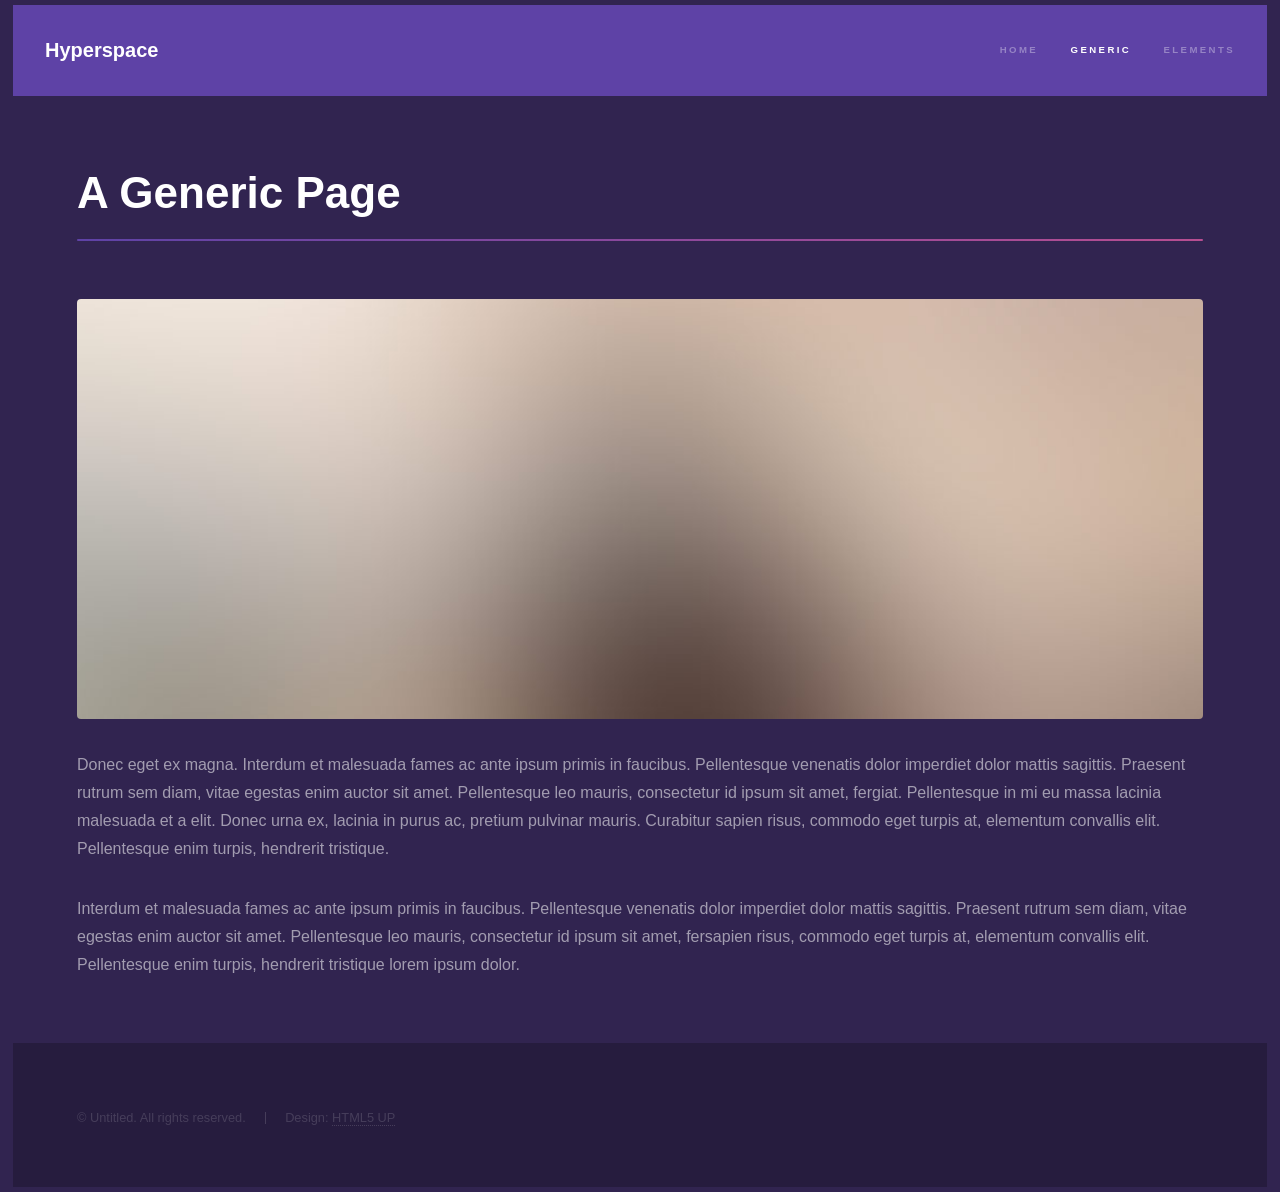
<file: generic.html>
<!DOCTYPE HTML>
<!--
	Hyperspace by HTML5 UP
	html5up.net | @ajlkn
	Free for personal and commercial use under the CCA 3.0 license (html5up.net/license)
-->
<html>
	<head>
		<title>Generic - Hyperspace by HTML5 UP</title>
		<meta charset="utf-8" />
		<meta name="viewport" content="width=device-width, initial-scale=1, user-scalable=no" />
		<link rel="stylesheet" href="assets/css/main.css" />
		<noscript><link rel="stylesheet" href="assets/css/noscript.css" /></noscript>
	</head>
	<body class="is-preload">

		<!-- Header -->
			<header id="header">
				<a href="index.html" class="title">Hyperspace</a>
				<nav>
					<ul>
						<li><a href="index.html">Home</a></li>
						<li><a href="generic.html" class="active">Generic</a></li>
						<li><a href="elements.html">Elements</a></li>
					</ul>
				</nav>
			</header>

		<!-- Wrapper -->
			<div id="wrapper">

				<!-- Main -->
					<section id="main" class="wrapper">
						<div class="inner">
							<h1 class="major">A Generic Page</h1>
							<span class="image fit"><img src="images/pic04.jpg" alt="" /></span>
							<p>Donec eget ex magna. Interdum et malesuada fames ac ante ipsum primis in faucibus. Pellentesque venenatis dolor imperdiet dolor mattis sagittis. Praesent rutrum sem diam, vitae egestas enim auctor sit amet. Pellentesque leo mauris, consectetur id ipsum sit amet, fergiat. Pellentesque in mi eu massa lacinia malesuada et a elit. Donec urna ex, lacinia in purus ac, pretium pulvinar mauris. Curabitur sapien risus, commodo eget turpis at, elementum convallis elit. Pellentesque enim turpis, hendrerit tristique.</p>
							<p>Interdum et malesuada fames ac ante ipsum primis in faucibus. Pellentesque venenatis dolor imperdiet dolor mattis sagittis. Praesent rutrum sem diam, vitae egestas enim auctor sit amet. Pellentesque leo mauris, consectetur id ipsum sit amet, fersapien risus, commodo eget turpis at, elementum convallis elit. Pellentesque enim turpis, hendrerit tristique lorem ipsum dolor.</p>
						</div>
					</section>

			</div>

		<!-- Footer -->
			<footer id="footer" class="wrapper alt">
				<div class="inner">
					<ul class="menu">
						<li>&copy; Untitled. All rights reserved.</li><li>Design: <a href="http://html5up.net">HTML5 UP</a></li>
					</ul>
				</div>
			</footer>

		<!-- Scripts -->
			<script src="assets/js/jquery.min.js"></script>
			<script src="assets/js/jquery.scrollex.min.js"></script>
			<script src="assets/js/jquery.scrolly.min.js"></script>
			<script src="assets/js/browser.min.js"></script>
			<script src="assets/js/breakpoints.min.js"></script>
			<script src="assets/js/util.js"></script>
			<script src="assets/js/main.js"></script>

	</body>
</html>
</file>
<file: clothingBinSearchWeb/assets/css/noscript.css>
/*
	Hyperspace by HTML5 UP
	html5up.net | @ajlkn
	Free for personal and commercial use under the CCA 3.0 license (html5up.net/license)
*/

/* Spotlights */

	.spotlights > section > .image:before {
		opacity: 0 !important;
	}

	.spotlights > section > .content > .inner {
		-moz-transform: none !important;
		-webkit-transform: none !important;
		-ms-transform: none !important;
		transform: none !important;
		opacity: 1 !important;
	}

/* Wrapper */

	.wrapper > .inner {
		opacity: 1 !important;
		-moz-transform: none !important;
		-webkit-transform: none !important;
		-ms-transform: none !important;
		transform: none !important;
	}

/* Sidebar */

	#sidebar > .inner {
		opacity: 1 !important;
	}

	#sidebar nav > ul > li {
		-moz-transform: none !important;
		-webkit-transform: none !important;
		-ms-transform: none !important;
		transform: none !important;
		opacity: 1 !important;
	}
</file>
<file: assets/css/noscript.css>
/*
	Hyperspace by HTML5 UP
	html5up.net | @ajlkn
	Free for personal and commercial use under the CCA 3.0 license (html5up.net/license)
*/

/* Spotlights */

	.spotlights > section > .image:before {
		opacity: 0 !important;
	}

	.spotlights > section > .content > .inner {
		-moz-transform: none !important;
		-webkit-transform: none !important;
		-ms-transform: none !important;
		transform: none !important;
		opacity: 1 !important;
	}

/* Wrapper */

	.wrapper > .inner {
		opacity: 1 !important;
		-moz-transform: none !important;
		-webkit-transform: none !important;
		-ms-transform: none !important;
		transform: none !important;
	}

/* Sidebar */

	#sidebar > .inner {
		opacity: 1 !important;
	}

	#sidebar nav > ul > li {
		-moz-transform: none !important;
		-webkit-transform: none !important;
		-ms-transform: none !important;
		transform: none !important;
		opacity: 1 !important;
	}
</file>
<file: clothingBinSearchWeb/assets/css/main.css>
@import url(fontawesome-all.min.css);

/*
	Hyperspace by HTML5 UP
	html5up.net | @ajlkn
	Free for personal and commercial use under the CCA 3.0 license (html5up.net/license)
*/

html, body, div, span, applet, object,
iframe, h1, h2, h3, h4, h5, h6, p, blockquote,
pre, a, abbr, acronym, address, big, cite,
code, del, dfn, em, img, ins, kbd, q, s, samp,
small, strike, strong, sub, sup, tt, var, b,
u, i, center, dl, dt, dd, ol, ul, li, fieldset,
form, label, legend, table, caption, tbody,
tfoot, thead, tr, th, td, article, aside,
canvas, details, embed, figure, figcaption,
footer, header, hgroup, menu, nav, output, ruby,
section, summary, time, mark, audio, video {
	margin: 0;
	padding: 0;
	border: 0;
	font-size: 100%;
	font: inherit;
	vertical-align: baseline;}

article, aside, details, figcaption, figure,
footer, header, hgroup, menu, nav, section {
	display: block;}

body {
	line-height: 1;
}

ol, ul {
	list-style: none;
}

blockquote, q {
	quotes: none;
}

	blockquote:before, blockquote:after, q:before, q:after {
		content: '';
		content: none;
	}

table {
	border-collapse: collapse;
	border-spacing: 0;
}

body {
	-webkit-text-size-adjust: none;
}

mark {
	background-color: transparent;
	color: inherit;
}

input::-moz-focus-inner {
	border: 0;
	padding: 0;
}

input, select, textarea {
	-moz-appearance: none;
	-webkit-appearance: none;
	-ms-appearance: none;
	appearance: none;
}

/* Basic */

	@-ms-viewport {
		width: device-width;
	}

	body {
		-ms-overflow-style: scrollbar;
	}

	@media screen and (max-width: 480px) {

		html, body {
			min-width: 320px;
		}

	}

	html {
		box-sizing: border-box;
	}

	*, *:before, *:after {
		box-sizing: inherit;
	}

	body {
		background: #312450;
	}

		body.is-preload *, body.is-preload *:before, body.is-preload *:after {
			-moz-animation: none !important;
			-webkit-animation: none !important;
			-ms-animation: none !important;
			animation: none !important;
			-moz-transition: none !important;
			-webkit-transition: none !important;
			-ms-transition: none !important;
			transition: none !important;
		}

/* Type */

	body, input, select, textarea {
		color: rgba(255, 255, 255, 0.55);
		font-family: Arial, Helvetica, sans-serif;
		font-size: 16.5pt;
		font-weight: normal;
		line-height: 1.75;
	}

		@media screen and (max-width: 1680px) {

			body, input, select, textarea {
				font-size: 13pt;
			}

		}

		@media screen and (max-width: 1280px) {

			body, input, select, textarea {
				font-size: 12pt;
			}

		}

		@media screen and (max-width: 360px) {

			body, input, select, textarea {
				font-size: 11pt;
			}

		}

	a {
		-moz-transition: color 0.2s ease, border-bottom-color 0.2s ease;
		-webkit-transition: color 0.2s ease, border-bottom-color 0.2s ease;
		-ms-transition: color 0.2s ease, border-bottom-color 0.2s ease;
		transition: color 0.2s ease, border-bottom-color 0.2s ease;
		border-bottom: dotted 1px rgba(255, 255, 255, 0.35);
		color: inherit;
		text-decoration: none;
	}

		a:hover {
			border-bottom-color: transparent;
			color: #ffffff;
		}

	strong, b {
		color: #ffffff;
		font-weight: bold;
	}

	em, i {
		font-style: italic;
	}

	p {
		margin: 0 0 2em 0;
	}

	h1, h2, h3, h4, h5, h6 {
		color: #ffffff;
		font-weight: bold;
		line-height: 1.5;
		margin: 0 0 0.5em 0;
	}

		h1 a, h2 a, h3 a, h4 a, h5 a, h6 a {
			color: inherit;
			text-decoration: none;
		}

	h1 {
		font-size: 2.75em;
	}

		h1.major {
			margin: 0 0 1.3em 0;
			position: relative;
			padding-bottom: 0.35em;
		}

			h1.major:after {
				background-image: -moz-linear-gradient(to right, #5e42a6, #b74e91);
				background-image: -webkit-linear-gradient(to right, #5e42a6, #b74e91);
				background-image: -ms-linear-gradient(to right, #5e42a6, #b74e91);
				background-image: linear-gradient(to right, #5e42a6, #b74e91);
				-moz-transition: max-width 0.2s ease;
				-webkit-transition: max-width 0.2s ease;
				-ms-transition: max-width 0.2s ease;
				transition: max-width 0.2s ease;
				border-radius: 0.2em;
				bottom: 0;
				content: '';
				height: 0.05em;
				position: absolute;
				right: 0;
				width: 100%;
			}

	h2 {
		font-size: 1.75em;
	}

	h3 {
		font-size: 1.1em;
	}

	h4 {
		font-size: 1em;
	}

	h5 {
		font-size: 0.8em;
	}

	h6 {
		font-size: 0.6em;
	}

	@media screen and (max-width: 736px) {

		h1 {
			font-size: 2em;
		}

		h2 {
			font-size: 1.25em;
		}

		h3 {
			font-size: 1em;
		}

		h4 {
			font-size: 0.8em;
		}

		h5 {
			font-size: 0.6em;
		}

		h6 {
			font-size: 0.6em;
		}

	}

	sub {
		font-size: 0.8em;
		position: relative;
		top: 0.5em;
	}

	sup {
		font-size: 0.8em;
		position: relative;
		top: -0.5em;
	}

	blockquote {
		border-left: solid 4px rgba(255, 255, 255, 0.15);
		font-style: italic;
		margin: 0 0 2em 0;
		padding: 0.5em 0 0.5em 2em;
	}

	code {
		background: rgba(255, 255, 255, 0.05);
		border-radius: 0.25em;
		border: solid 1px rgba(255, 255, 255, 0.15);
		font-family: "Courier New", monospace;
		font-size: 0.9em;
		margin: 0 0.25em;
		padding: 0.25em 0.65em;
	}

	pre {
		-webkit-overflow-scrolling: touch;
		font-family: "Courier New", monospace;
		font-size: 0.9em;
		margin: 0 0 2em 0;
	}

		pre code {
			display: block;
			line-height: 1.75em;
			padding: 1em 1.5em;
			overflow-x: auto;
		}

	hr {
		border: 0;
		border-bottom: solid 1px rgba(255, 255, 255, 0.15);
		margin: 2em 0;
	}

		hr.major {
			margin: 3em 0;
		}

	.align-left {
		text-align: left;
	}

	.align-center {
		text-align: center;
	}

	.align-right {
		text-align: right;
	}

/* Row */

	.row {
		display: flex;
		flex-wrap: wrap;
		box-sizing: border-box;
		align-items: stretch;
	}

		.row > * {
			box-sizing: border-box;
		}

		.row.gtr-uniform > * > :last-child {
			margin-bottom: 0;
		}

		.row.aln-left {
			justify-content: flex-start;
		}

		.row.aln-center {
			justify-content: center;
		}

		.row.aln-right {
			justify-content: flex-end;
		}

		.row.aln-top {
			align-items: flex-start;
		}

		.row.aln-middle {
			align-items: center;
		}

		.row.aln-bottom {
			align-items: flex-end;
		}

		.row > .imp {
			order: -1;
		}

		.row > .col-1 {
			width: 8.33333%;
		}

		.row > .off-1 {
			margin-left: 8.33333%;
		}

		.row > .col-2 {
			width: 16.66667%;
		}

		.row > .off-2 {
			margin-left: 16.66667%;
		}

		.row > .col-3 {
			width: 25%;
		}

		.row > .off-3 {
			margin-left: 25%;
		}

		.row > .col-4 {
			width: 33.33333%;
		}

		.row > .off-4 {
			margin-left: 33.33333%;
		}

		.row > .col-5 {
			width: 41.66667%;
		}

		.row > .off-5 {
			margin-left: 41.66667%;
		}

		.row > .col-6 {
			width: 50%;
		}

		.row > .off-6 {
			margin-left: 50%;
		}

		.row > .col-7 {
			width: 58.33333%;
		}

		.row > .off-7 {
			margin-left: 58.33333%;
		}

		.row > .col-8 {
			width: 66.66667%;
		}

		.row > .off-8 {
			margin-left: 66.66667%;
		}

		.row > .col-9 {
			width: 75%;
		}

		.row > .off-9 {
			margin-left: 75%;
		}

		.row > .col-10 {
			width: 83.33333%;
		}

		.row > .off-10 {
			margin-left: 83.33333%;
		}

		.row > .col-11 {
			width: 91.66667%;
		}

		.row > .off-11 {
			margin-left: 91.66667%;
		}

		.row > .col-12 {
			width: 100%;
		}

		.row > .off-12 {
			margin-left: 100%;
		}

		.row.gtr-0 {
			margin-top: 0;
			margin-left: 0em;
		}

			.row.gtr-0 > * {
				padding: 0 0 0 0em;
			}

			.row.gtr-0.gtr-uniform {
				margin-top: 0em;
			}

				.row.gtr-0.gtr-uniform > * {
					padding-top: 0em;
				}

		.row.gtr-25 {
			margin-top: 0;
			margin-left: -0.375em;
		}

			.row.gtr-25 > * {
				padding: 0 0 0 0.375em;
			}

			.row.gtr-25.gtr-uniform {
				margin-top: -0.375em;
			}

				.row.gtr-25.gtr-uniform > * {
					padding-top: 0.375em;
				}

		.row.gtr-50 {
			margin-top: 0;
			margin-left: -0.75em;
		}

			.row.gtr-50 > * {
				padding: 0 0 0 0.75em;
			}

			.row.gtr-50.gtr-uniform {
				margin-top: -0.75em;
			}

				.row.gtr-50.gtr-uniform > * {
					padding-top: 0.75em;
				}

		.row {
			margin-top: 0;
			margin-left: -1.5em;
		}

			.row > * {
				padding: 0 0 0 1.5em;
			}

			.row.gtr-uniform {
				margin-top: -1.5em;
			}

				.row.gtr-uniform > * {
					padding-top: 1.5em;
				}

		.row.gtr-150 {
			margin-top: 0;
			margin-left: -2.25em;
		}

			.row.gtr-150 > * {
				padding: 0 0 0 2.25em;
			}

			.row.gtr-150.gtr-uniform {
				margin-top: -2.25em;
			}

				.row.gtr-150.gtr-uniform > * {
					padding-top: 2.25em;
				}

		.row.gtr-200 {
			margin-top: 0;
			margin-left: -3em;
		}

			.row.gtr-200 > * {
				padding: 0 0 0 3em;
			}

			.row.gtr-200.gtr-uniform {
				margin-top: -3em;
			}

				.row.gtr-200.gtr-uniform > * {
					padding-top: 3em;
				}

		@media screen and (max-width: 1680px) {

			.row {
				display: flex;
				flex-wrap: wrap;
				box-sizing: border-box;
				align-items: stretch;
			}

				.row > * {
					box-sizing: border-box;
				}

				.row.gtr-uniform > * > :last-child {
					margin-bottom: 0;
				}

				.row.aln-left {
					justify-content: flex-start;
				}

				.row.aln-center {
					justify-content: center;
				}

				.row.aln-right {
					justify-content: flex-end;
				}

				.row.aln-top {
					align-items: flex-start;
				}

				.row.aln-middle {
					align-items: center;
				}

				.row.aln-bottom {
					align-items: flex-end;
				}

				.row > .imp-xlarge {
					order: -1;
				}

				.row > .col-1-xlarge {
					width: 8.33333%;
				}

				.row > .off-1-xlarge {
					margin-left: 8.33333%;
				}

				.row > .col-2-xlarge {
					width: 16.66667%;
				}

				.row > .off-2-xlarge {
					margin-left: 16.66667%;
				}

				.row > .col-3-xlarge {
					width: 25%;
				}

				.row > .off-3-xlarge {
					margin-left: 25%;
				}

				.row > .col-4-xlarge {
					width: 33.33333%;
				}

				.row > .off-4-xlarge {
					margin-left: 33.33333%;
				}

				.row > .col-5-xlarge {
					width: 41.66667%;
				}

				.row > .off-5-xlarge {
					margin-left: 41.66667%;
				}

				.row > .col-6-xlarge {
					width: 50%;
				}

				.row > .off-6-xlarge {
					margin-left: 50%;
				}

				.row > .col-7-xlarge {
					width: 58.33333%;
				}

				.row > .off-7-xlarge {
					margin-left: 58.33333%;
				}

				.row > .col-8-xlarge {
					width: 66.66667%;
				}

				.row > .off-8-xlarge {
					margin-left: 66.66667%;
				}

				.row > .col-9-xlarge {
					width: 75%;
				}

				.row > .off-9-xlarge {
					margin-left: 75%;
				}

				.row > .col-10-xlarge {
					width: 83.33333%;
				}

				.row > .off-10-xlarge {
					margin-left: 83.33333%;
				}

				.row > .col-11-xlarge {
					width: 91.66667%;
				}

				.row > .off-11-xlarge {
					margin-left: 91.66667%;
				}

				.row > .col-12-xlarge {
					width: 100%;
				}

				.row > .off-12-xlarge {
					margin-left: 100%;
				}

				.row.gtr-0 {
					margin-top: 0;
					margin-left: 0em;
				}

					.row.gtr-0 > * {
						padding: 0 0 0 0em;
					}

					.row.gtr-0.gtr-uniform {
						margin-top: 0em;
					}

						.row.gtr-0.gtr-uniform > * {
							padding-top: 0em;
						}

				.row.gtr-25 {
					margin-top: 0;
					margin-left: -0.375em;
				}

					.row.gtr-25 > * {
						padding: 0 0 0 0.375em;
					}

					.row.gtr-25.gtr-uniform {
						margin-top: -0.375em;
					}

						.row.gtr-25.gtr-uniform > * {
							padding-top: 0.375em;
						}

				.row.gtr-50 {
					margin-top: 0;
					margin-left: -0.75em;
				}

					.row.gtr-50 > * {
						padding: 0 0 0 0.75em;
					}

					.row.gtr-50.gtr-uniform {
						margin-top: -0.75em;
					}

						.row.gtr-50.gtr-uniform > * {
							padding-top: 0.75em;
						}

				.row {
					margin-top: 0;
					margin-left: -1.5em;
				}

					.row > * {
						padding: 0 0 0 1.5em;
					}

					.row.gtr-uniform {
						margin-top: -1.5em;
					}

						.row.gtr-uniform > * {
							padding-top: 1.5em;
						}

				.row.gtr-150 {
					margin-top: 0;
					margin-left: -2.25em;
				}

					.row.gtr-150 > * {
						padding: 0 0 0 2.25em;
					}

					.row.gtr-150.gtr-uniform {
						margin-top: -2.25em;
					}

						.row.gtr-150.gtr-uniform > * {
							padding-top: 2.25em;
						}

				.row.gtr-200 {
					margin-top: 0;
					margin-left: -3em;
				}

					.row.gtr-200 > * {
						padding: 0 0 0 3em;
					}

					.row.gtr-200.gtr-uniform {
						margin-top: -3em;
					}

						.row.gtr-200.gtr-uniform > * {
							padding-top: 3em;
						}

		}

		@media screen and (max-width: 1280px) {

			.row {
				display: flex;
				flex-wrap: wrap;
				box-sizing: border-box;
				align-items: stretch;
			}

				.row > * {
					box-sizing: border-box;
				}

				.row.gtr-uniform > * > :last-child {
					margin-bottom: 0;
				}

				.row.aln-left {
					justify-content: flex-start;
				}

				.row.aln-center {
					justify-content: center;
				}

				.row.aln-right {
					justify-content: flex-end;
				}

				.row.aln-top {
					align-items: flex-start;
				}

				.row.aln-middle {
					align-items: center;
				}

				.row.aln-bottom {
					align-items: flex-end;
				}

				.row > .imp-large {
					order: -1;
				}

				.row > .col-1-large {
					width: 8.33333%;
				}

				.row > .off-1-large {
					margin-left: 8.33333%;
				}

				.row > .col-2-large {
					width: 16.66667%;
				}

				.row > .off-2-large {
					margin-left: 16.66667%;
				}

				.row > .col-3-large {
					width: 25%;
				}

				.row > .off-3-large {
					margin-left: 25%;
				}

				.row > .col-4-large {
					width: 33.33333%;
				}

				.row > .off-4-large {
					margin-left: 33.33333%;
				}

				.row > .col-5-large {
					width: 41.66667%;
				}

				.row > .off-5-large {
					margin-left: 41.66667%;
				}

				.row > .col-6-large {
					width: 50%;
				}

				.row > .off-6-large {
					margin-left: 50%;
				}

				.row > .col-7-large {
					width: 58.33333%;
				}

				.row > .off-7-large {
					margin-left: 58.33333%;
				}

				.row > .col-8-large {
					width: 66.66667%;
				}

				.row > .off-8-large {
					margin-left: 66.66667%;
				}

				.row > .col-9-large {
					width: 75%;
				}

				.row > .off-9-large {
					margin-left: 75%;
				}

				.row > .col-10-large {
					width: 83.33333%;
				}

				.row > .off-10-large {
					margin-left: 83.33333%;
				}

				.row > .col-11-large {
					width: 91.66667%;
				}

				.row > .off-11-large {
					margin-left: 91.66667%;
				}

				.row > .col-12-large {
					width: 100%;
				}

				.row > .off-12-large {
					margin-left: 100%;
				}

				.row.gtr-0 {
					margin-top: 0;
					margin-left: 0em;
				}

					.row.gtr-0 > * {
						padding: 0 0 0 0em;
					}

					.row.gtr-0.gtr-uniform {
						margin-top: 0em;
					}

						.row.gtr-0.gtr-uniform > * {
							padding-top: 0em;
						}

				.row.gtr-25 {
					margin-top: 0;
					margin-left: -0.375em;
				}

					.row.gtr-25 > * {
						padding: 0 0 0 0.375em;
					}

					.row.gtr-25.gtr-uniform {
						margin-top: -0.375em;
					}

						.row.gtr-25.gtr-uniform > * {
							padding-top: 0.375em;
						}

				.row.gtr-50 {
					margin-top: 0;
					margin-left: -0.75em;
				}

					.row.gtr-50 > * {
						padding: 0 0 0 0.75em;
					}

					.row.gtr-50.gtr-uniform {
						margin-top: -0.75em;
					}

						.row.gtr-50.gtr-uniform > * {
							padding-top: 0.75em;
						}

				.row {
					margin-top: 0;
					margin-left: -1.5em;
				}

					.row > * {
						padding: 0 0 0 1.5em;
					}

					.row.gtr-uniform {
						margin-top: -1.5em;
					}

						.row.gtr-uniform > * {
							padding-top: 1.5em;
						}

				.row.gtr-150 {
					margin-top: 0;
					margin-left: -2.25em;
				}

					.row.gtr-150 > * {
						padding: 0 0 0 2.25em;
					}

					.row.gtr-150.gtr-uniform {
						margin-top: -2.25em;
					}

						.row.gtr-150.gtr-uniform > * {
							padding-top: 2.25em;
						}

				.row.gtr-200 {
					margin-top: 0;
					margin-left: -3em;
				}

					.row.gtr-200 > * {
						padding: 0 0 0 3em;
					}

					.row.gtr-200.gtr-uniform {
						margin-top: -3em;
					}

						.row.gtr-200.gtr-uniform > * {
							padding-top: 3em;
						}

		}

		@media screen and (max-width: 980px) {

			.row {
				display: flex;
				flex-wrap: wrap;
				box-sizing: border-box;
				align-items: stretch;
			}

				.row > * {
					box-sizing: border-box;
				}

				.row.gtr-uniform > * > :last-child {
					margin-bottom: 0;
				}

				.row.aln-left {
					justify-content: flex-start;
				}

				.row.aln-center {
					justify-content: center;
				}

				.row.aln-right {
					justify-content: flex-end;
				}

				.row.aln-top {
					align-items: flex-start;
				}

				.row.aln-middle {
					align-items: center;
				}

				.row.aln-bottom {
					align-items: flex-end;
				}

				.row > .imp-medium {
					order: -1;
				}

				.row > .col-1-medium {
					width: 8.33333%;
				}

				.row > .off-1-medium {
					margin-left: 8.33333%;
				}

				.row > .col-2-medium {
					width: 16.66667%;
				}

				.row > .off-2-medium {
					margin-left: 16.66667%;
				}

				.row > .col-3-medium {
					width: 25%;
				}

				.row > .off-3-medium {
					margin-left: 25%;
				}

				.row > .col-4-medium {
					width: 33.33333%;
				}

				.row > .off-4-medium {
					margin-left: 33.33333%;
				}

				.row > .col-5-medium {
					width: 41.66667%;
				}

				.row > .off-5-medium {
					margin-left: 41.66667%;
				}

				.row > .col-6-medium {
					width: 50%;
				}

				.row > .off-6-medium {
					margin-left: 50%;
				}

				.row > .col-7-medium {
					width: 58.33333%;
				}

				.row > .off-7-medium {
					margin-left: 58.33333%;
				}

				.row > .col-8-medium {
					width: 66.66667%;
				}

				.row > .off-8-medium {
					margin-left: 66.66667%;
				}

				.row > .col-9-medium {
					width: 75%;
				}

				.row > .off-9-medium {
					margin-left: 75%;
				}

				.row > .col-10-medium {
					width: 83.33333%;
				}

				.row > .off-10-medium {
					margin-left: 83.33333%;
				}

				.row > .col-11-medium {
					width: 91.66667%;
				}

				.row > .off-11-medium {
					margin-left: 91.66667%;
				}

				.row > .col-12-medium {
					width: 100%;
				}

				.row > .off-12-medium {
					margin-left: 100%;
				}

				.row.gtr-0 {
					margin-top: 0;
					margin-left: 0em;
				}

					.row.gtr-0 > * {
						padding: 0 0 0 0em;
					}

					.row.gtr-0.gtr-uniform {
						margin-top: 0em;
					}

						.row.gtr-0.gtr-uniform > * {
							padding-top: 0em;
						}

				.row.gtr-25 {
					margin-top: 0;
					margin-left: -0.375em;
				}

					.row.gtr-25 > * {
						padding: 0 0 0 0.375em;
					}

					.row.gtr-25.gtr-uniform {
						margin-top: -0.375em;
					}

						.row.gtr-25.gtr-uniform > * {
							padding-top: 0.375em;
						}

				.row.gtr-50 {
					margin-top: 0;
					margin-left: -0.75em;
				}

					.row.gtr-50 > * {
						padding: 0 0 0 0.75em;
					}

					.row.gtr-50.gtr-uniform {
						margin-top: -0.75em;
					}

						.row.gtr-50.gtr-uniform > * {
							padding-top: 0.75em;
						}

				.row {
					margin-top: 0;
					margin-left: -1.5em;
				}

					.row > * {
						padding: 0 0 0 1.5em;
					}

					.row.gtr-uniform {
						margin-top: -1.5em;
					}

						.row.gtr-uniform > * {
							padding-top: 1.5em;
						}

				.row.gtr-150 {
					margin-top: 0;
					margin-left: -2.25em;
				}

					.row.gtr-150 > * {
						padding: 0 0 0 2.25em;
					}

					.row.gtr-150.gtr-uniform {
						margin-top: -2.25em;
					}

						.row.gtr-150.gtr-uniform > * {
							padding-top: 2.25em;
						}

				.row.gtr-200 {
					margin-top: 0;
					margin-left: -3em;
				}

					.row.gtr-200 > * {
						padding: 0 0 0 3em;
					}

					.row.gtr-200.gtr-uniform {
						margin-top: -3em;
					}

						.row.gtr-200.gtr-uniform > * {
							padding-top: 3em;
						}

		}

		@media screen and (max-width: 736px) {

			.row {
				display: flex;
				flex-wrap: wrap;
				box-sizing: border-box;
				align-items: stretch;
			}

				.row > * {
					box-sizing: border-box;
				}

				.row.gtr-uniform > * > :last-child {
					margin-bottom: 0;
				}

				.row.aln-left {
					justify-content: flex-start;
				}

				.row.aln-center {
					justify-content: center;
				}

				.row.aln-right {
					justify-content: flex-end;
				}

				.row.aln-top {
					align-items: flex-start;
				}

				.row.aln-middle {
					align-items: center;
				}

				.row.aln-bottom {
					align-items: flex-end;
				}

				.row > .imp-small {
					order: -1;
				}

				.row > .col-1-small {
					width: 8.33333%;
				}

				.row > .off-1-small {
					margin-left: 8.33333%;
				}

				.row > .col-2-small {
					width: 16.66667%;
				}

				.row > .off-2-small {
					margin-left: 16.66667%;
				}

				.row > .col-3-small {
					width: 25%;
				}

				.row > .off-3-small {
					margin-left: 25%;
				}

				.row > .col-4-small {
					width: 33.33333%;
				}

				.row > .off-4-small {
					margin-left: 33.33333%;
				}

				.row > .col-5-small {
					width: 41.66667%;
				}

				.row > .off-5-small {
					margin-left: 41.66667%;
				}

				.row > .col-6-small {
					width: 50%;
				}

				.row > .off-6-small {
					margin-left: 50%;
				}

				.row > .col-7-small {
					width: 58.33333%;
				}

				.row > .off-7-small {
					margin-left: 58.33333%;
				}

				.row > .col-8-small {
					width: 66.66667%;
				}

				.row > .off-8-small {
					margin-left: 66.66667%;
				}

				.row > .col-9-small {
					width: 75%;
				}

				.row > .off-9-small {
					margin-left: 75%;
				}

				.row > .col-10-small {
					width: 83.33333%;
				}

				.row > .off-10-small {
					margin-left: 83.33333%;
				}

				.row > .col-11-small {
					width: 91.66667%;
				}

				.row > .off-11-small {
					margin-left: 91.66667%;
				}

				.row > .col-12-small {
					width: 100%;
				}

				.row > .off-12-small {
					margin-left: 100%;
				}

				.row.gtr-0 {
					margin-top: 0;
					margin-left: 0em;
				}

					.row.gtr-0 > * {
						padding: 0 0 0 0em;
					}

					.row.gtr-0.gtr-uniform {
						margin-top: 0em;
					}

						.row.gtr-0.gtr-uniform > * {
							padding-top: 0em;
						}

				.row.gtr-25 {
					margin-top: 0;
					margin-left: -0.375em;
				}

					.row.gtr-25 > * {
						padding: 0 0 0 0.375em;
					}

					.row.gtr-25.gtr-uniform {
						margin-top: -0.375em;
					}

						.row.gtr-25.gtr-uniform > * {
							padding-top: 0.375em;
						}

				.row.gtr-50 {
					margin-top: 0;
					margin-left: -0.75em;
				}

					.row.gtr-50 > * {
						padding: 0 0 0 0.75em;
					}

					.row.gtr-50.gtr-uniform {
						margin-top: -0.75em;
					}

						.row.gtr-50.gtr-uniform > * {
							padding-top: 0.75em;
						}

				.row {
					margin-top: 0;
					margin-left: -1.5em;
				}

					.row > * {
						padding: 0 0 0 1.5em;
					}

					.row.gtr-uniform {
						margin-top: -1.5em;
					}

						.row.gtr-uniform > * {
							padding-top: 1.5em;
						}

				.row.gtr-150 {
					margin-top: 0;
					margin-left: -2.25em;
				}

					.row.gtr-150 > * {
						padding: 0 0 0 2.25em;
					}

					.row.gtr-150.gtr-uniform {
						margin-top: -2.25em;
					}

						.row.gtr-150.gtr-uniform > * {
							padding-top: 2.25em;
						}

				.row.gtr-200 {
					margin-top: 0;
					margin-left: -3em;
				}

					.row.gtr-200 > * {
						padding: 0 0 0 3em;
					}

					.row.gtr-200.gtr-uniform {
						margin-top: -3em;
					}

						.row.gtr-200.gtr-uniform > * {
							padding-top: 3em;
						}

		}

		@media screen and (max-width: 480px) {

			.row {
				display: flex;
				flex-wrap: wrap;
				box-sizing: border-box;
				align-items: stretch;
			}

				.row > * {
					box-sizing: border-box;
				}

				.row.gtr-uniform > * > :last-child {
					margin-bottom: 0;
				}

				.row.aln-left {
					justify-content: flex-start;
				}

				.row.aln-center {
					justify-content: center;
				}

				.row.aln-right {
					justify-content: flex-end;
				}

				.row.aln-top {
					align-items: flex-start;
				}

				.row.aln-middle {
					align-items: center;
				}

				.row.aln-bottom {
					align-items: flex-end;
				}

				.row > .imp-xsmall {
					order: -1;
				}

				.row > .col-1-xsmall {
					width: 8.33333%;
				}

				.row > .off-1-xsmall {
					margin-left: 8.33333%;
				}

				.row > .col-2-xsmall {
					width: 16.66667%;
				}

				.row > .off-2-xsmall {
					margin-left: 16.66667%;
				}

				.row > .col-3-xsmall {
					width: 25%;
				}

				.row > .off-3-xsmall {
					margin-left: 25%;
				}

				.row > .col-4-xsmall {
					width: 33.33333%;
				}

				.row > .off-4-xsmall {
					margin-left: 33.33333%;
				}

				.row > .col-5-xsmall {
					width: 41.66667%;
				}

				.row > .off-5-xsmall {
					margin-left: 41.66667%;
				}

				.row > .col-6-xsmall {
					width: 50%;
				}

				.row > .off-6-xsmall {
					margin-left: 50%;
				}

				.row > .col-7-xsmall {
					width: 58.33333%;
				}

				.row > .off-7-xsmall {
					margin-left: 58.33333%;
				}

				.row > .col-8-xsmall {
					width: 66.66667%;
				}

				.row > .off-8-xsmall {
					margin-left: 66.66667%;
				}

				.row > .col-9-xsmall {
					width: 75%;
				}

				.row > .off-9-xsmall {
					margin-left: 75%;
				}

				.row > .col-10-xsmall {
					width: 83.33333%;
				}

				.row > .off-10-xsmall {
					margin-left: 83.33333%;
				}

				.row > .col-11-xsmall {
					width: 91.66667%;
				}

				.row > .off-11-xsmall {
					margin-left: 91.66667%;
				}

				.row > .col-12-xsmall {
					width: 100%;
				}

				.row > .off-12-xsmall {
					margin-left: 100%;
				}

				.row.gtr-0 {
					margin-top: 0;
					margin-left: 0em;
				}

					.row.gtr-0 > * {
						padding: 0 0 0 0em;
					}

					.row.gtr-0.gtr-uniform {
						margin-top: 0em;
					}

						.row.gtr-0.gtr-uniform > * {
							padding-top: 0em;
						}

				.row.gtr-25 {
					margin-top: 0;
					margin-left: -0.375em;
				}

					.row.gtr-25 > * {
						padding: 0 0 0 0.375em;
					}

					.row.gtr-25.gtr-uniform {
						margin-top: -0.375em;
					}

						.row.gtr-25.gtr-uniform > * {
							padding-top: 0.375em;
						}

				.row.gtr-50 {
					margin-top: 0;
					margin-left: -0.75em;
				}

					.row.gtr-50 > * {
						padding: 0 0 0 0.75em;
					}

					.row.gtr-50.gtr-uniform {
						margin-top: -0.75em;
					}

						.row.gtr-50.gtr-uniform > * {
							padding-top: 0.75em;
						}

				.row {
					margin-top: 0;
					margin-left: -1.5em;
				}

					.row > * {
						padding: 0 0 0 1.5em;
					}

					.row.gtr-uniform {
						margin-top: -1.5em;
					}

						.row.gtr-uniform > * {
							padding-top: 1.5em;
						}

				.row.gtr-150 {
					margin-top: 0;
					margin-left: -2.25em;
				}

					.row.gtr-150 > * {
						padding: 0 0 0 2.25em;
					}

					.row.gtr-150.gtr-uniform {
						margin-top: -2.25em;
					}

						.row.gtr-150.gtr-uniform > * {
							padding-top: 2.25em;
						}

				.row.gtr-200 {
					margin-top: 0;
					margin-left: -3em;
				}

					.row.gtr-200 > * {
						padding: 0 0 0 3em;
					}

					.row.gtr-200.gtr-uniform {
						margin-top: -3em;
					}

						.row.gtr-200.gtr-uniform > * {
							padding-top: 3em;
						}

		}

/* Box */

	.box {
		border-radius: 0.25em;
		border: solid 1px rgba(255, 255, 255, 0.15);
		margin-bottom: 2em;
		padding: 1.5em;
	}

		.box > :last-child,
		.box > :last-child > :last-child,
		.box > :last-child > :last-child > :last-child {
			margin-bottom: 0;
		}

		.box.alt {
			border: 0;
			border-radius: 0;
			padding: 0;
		}

/* Button */

	input[type="submit"],
	input[type="reset"],
	input[type="button"],
	button,
	.button {
		-moz-appearance: none;
		-webkit-appearance: none;
		-ms-appearance: none;
		appearance: none;
		-moz-transition: border-color 0.2s ease;
		-webkit-transition: border-color 0.2s ease;
		-ms-transition: border-color 0.2s ease;
		transition: border-color 0.2s ease;
		background-color: transparent;
		border: solid 1px !important;
		border-color: rgba(255, 255, 255, 0.15) !important;
		border-radius: 3em;
		color: #ffffff !important;
		cursor: pointer;
		display: inline-block;
		font-size: 0.6em;
		font-weight: bold;
		height: calc(4.75em + 2px);
		letter-spacing: 0.25em;
		line-height: 4.75em;
		outline: 0;
		padding: 0 3.75em;
		position: relative;
		text-align: center;
		text-decoration: none;
		text-transform: uppercase;
		white-space: nowrap;
	}

		input[type="submit"]:after,
		input[type="reset"]:after,
		input[type="button"]:after,
		button:after,
		.button:after {
			-moz-transform: scale(0.25);
			-webkit-transform: scale(0.25);
			-ms-transform: scale(0.25);
			transform: scale(0.25);
			pointer-events: none;
			-moz-transition: opacity 0.2s ease, -moz-transform 0.2s ease;
			-webkit-transition: opacity 0.2s ease, -webkit-transform 0.2s ease;
			-ms-transition: opacity 0.2s ease, -ms-transform 0.2s ease;
			transition: opacity 0.2s ease, transform 0.2s ease;
			background: #ffffff;
			border-radius: 3em;
			content: '';
			height: 100%;
			left: 0;
			opacity: 0;
			position: absolute;
			top: 0;
			width: 100%;
		}

		input[type="submit"].icon:before,
		input[type="reset"].icon:before,
		input[type="button"].icon:before,
		button.icon:before,
		.button.icon:before {
			margin-right: 0.75em;
		}

		input[type="submit"].fit,
		input[type="reset"].fit,
		input[type="button"].fit,
		button.fit,
		.button.fit {
			width: 100%;
		}

		input[type="submit"].small,
		input[type="reset"].small,
		input[type="button"].small,
		button.small,
		.button.small {
			font-size: 0.4em;
		}

		input[type="submit"].large,
		input[type="reset"].large,
		input[type="button"].large,
		button.large,
		.button.large {
			font-size: 0.8em;
		}

		input[type="submit"].primary,
		input[type="reset"].primary,
		input[type="button"].primary,
		button.primary,
		.button.primary {
			background-color: #ffffff;
			color: #312450 !important;
		}

			input[type="submit"].primary:after,
			input[type="reset"].primary:after,
			input[type="button"].primary:after,
			button.primary:after,
			.button.primary:after {
				display: none;
			}

		input[type="submit"].disabled, input[type="submit"]:disabled,
		input[type="reset"].disabled,
		input[type="reset"]:disabled,
		input[type="button"].disabled,
		input[type="button"]:disabled,
		button.disabled,
		button:disabled,
		.button.disabled,
		.button:disabled {
			cursor: default;
			opacity: 0.5;
			pointer-events: none;
		}

		input[type="submit"]:hover,
		input[type="reset"]:hover,
		input[type="button"]:hover,
		button:hover,
		.button:hover {
			border-color: rgba(255, 255, 255, 0.55) !important;
		}

			input[type="submit"]:hover:after,
			input[type="reset"]:hover:after,
			input[type="button"]:hover:after,
			button:hover:after,
			.button:hover:after {
				opacity: 0.05;
				-moz-transform: scale(1);
				-webkit-transform: scale(1);
				-ms-transform: scale(1);
				transform: scale(1);
			}

			input[type="submit"]:hover:active,
			input[type="reset"]:hover:active,
			input[type="button"]:hover:active,
			button:hover:active,
			.button:hover:active {
				border-color: #ffffff !important;
			}

				input[type="submit"]:hover:active:after,
				input[type="reset"]:hover:active:after,
				input[type="button"]:hover:active:after,
				button:hover:active:after,
				.button:hover:active:after {
					opacity: 0.1;
				}

/* Features */

	.features {
		display: -moz-flex;
		display: -webkit-flex;
		display: -ms-flex;
		display: flex;
		-moz-flex-wrap: wrap;
		-webkit-flex-wrap: wrap;
		-ms-flex-wrap: wrap;
		flex-wrap: wrap;
		border-radius: 0.25em;
		border: solid 1px rgba(255, 255, 255, 0.15);
		background: rgba(255, 255, 255, 0.05);
		margin: 0 0 2em 0;
	}

		.features section {
			padding: 3.5em 3em 1em 7em ;
			width: 50%;
			border-top: solid 1px rgba(255, 255, 255, 0.15);
			position: relative;
		}

			.features section:nth-child(-n + 2) {
				border-top-width: 0;
			}

			.features section:nth-child(2n) {
				border-left: solid 1px rgba(255, 255, 255, 0.15);
			}

			.features section .icon {
				-moz-transition: opacity 0.5s ease, -moz-transform 0.5s ease;
				-webkit-transition: opacity 0.5s ease, -webkit-transform 0.5s ease;
				-ms-transition: opacity 0.5s ease, -ms-transform 0.5s ease;
				transition: opacity 0.5s ease, transform 0.5s ease;
				-moz-transition-delay: 1s;
				-webkit-transition-delay: 1s;
				-ms-transition-delay: 1s;
				transition-delay: 1s;
				-moz-transform: scale(1);
				-webkit-transform: scale(1);
				-ms-transform: scale(1);
				transform: scale(1);
				position: absolute;
				left: 3em;
				top: 3em;
				opacity: 1;
			}

			.features section:nth-child(1) .icon {
				-moz-transition-delay: 0.15s;
				-webkit-transition-delay: 0.15s;
				-ms-transition-delay: 0.15s;
				transition-delay: 0.15s;
			}

			.features section:nth-child(2) .icon {
				-moz-transition-delay: 0.3s;
				-webkit-transition-delay: 0.3s;
				-ms-transition-delay: 0.3s;
				transition-delay: 0.3s;
			}

			.features section:nth-child(3) .icon {
				-moz-transition-delay: 0.45s;
				-webkit-transition-delay: 0.45s;
				-ms-transition-delay: 0.45s;
				transition-delay: 0.45s;
			}

			.features section:nth-child(4) .icon {
				-moz-transition-delay: 0.6s;
				-webkit-transition-delay: 0.6s;
				-ms-transition-delay: 0.6s;
				transition-delay: 0.6s;
			}

			.features section:nth-child(5) .icon {
				-moz-transition-delay: 0.75s;
				-webkit-transition-delay: 0.75s;
				-ms-transition-delay: 0.75s;
				transition-delay: 0.75s;
			}

			.features section:nth-child(6) .icon {
				-moz-transition-delay: 0.9s;
				-webkit-transition-delay: 0.9s;
				-ms-transition-delay: 0.9s;
				transition-delay: 0.9s;
			}

			.features section:nth-child(7) .icon {
				-moz-transition-delay: 1.05s;
				-webkit-transition-delay: 1.05s;
				-ms-transition-delay: 1.05s;
				transition-delay: 1.05s;
			}

			.features section:nth-child(8) .icon {
				-moz-transition-delay: 1.2s;
				-webkit-transition-delay: 1.2s;
				-ms-transition-delay: 1.2s;
				transition-delay: 1.2s;
			}

			.features section:nth-child(9) .icon {
				-moz-transition-delay: 1.35s;
				-webkit-transition-delay: 1.35s;
				-ms-transition-delay: 1.35s;
				transition-delay: 1.35s;
			}

			.features section:nth-child(10) .icon {
				-moz-transition-delay: 1.5s;
				-webkit-transition-delay: 1.5s;
				-ms-transition-delay: 1.5s;
				transition-delay: 1.5s;
			}

			.features section:nth-child(11) .icon {
				-moz-transition-delay: 1.65s;
				-webkit-transition-delay: 1.65s;
				-ms-transition-delay: 1.65s;
				transition-delay: 1.65s;
			}

			.features section:nth-child(12) .icon {
				-moz-transition-delay: 1.8s;
				-webkit-transition-delay: 1.8s;
				-ms-transition-delay: 1.8s;
				transition-delay: 1.8s;
			}

			.features section:nth-child(13) .icon {
				-moz-transition-delay: 1.95s;
				-webkit-transition-delay: 1.95s;
				-ms-transition-delay: 1.95s;
				transition-delay: 1.95s;
			}

			.features section:nth-child(14) .icon {
				-moz-transition-delay: 2.1s;
				-webkit-transition-delay: 2.1s;
				-ms-transition-delay: 2.1s;
				transition-delay: 2.1s;
			}

			.features section:nth-child(15) .icon {
				-moz-transition-delay: 2.25s;
				-webkit-transition-delay: 2.25s;
				-ms-transition-delay: 2.25s;
				transition-delay: 2.25s;
			}

			.features section:nth-child(16) .icon {
				-moz-transition-delay: 2.4s;
				-webkit-transition-delay: 2.4s;
				-ms-transition-delay: 2.4s;
				transition-delay: 2.4s;
			}

			.features section:nth-child(17) .icon {
				-moz-transition-delay: 2.55s;
				-webkit-transition-delay: 2.55s;
				-ms-transition-delay: 2.55s;
				transition-delay: 2.55s;
			}

			.features section:nth-child(18) .icon {
				-moz-transition-delay: 2.7s;
				-webkit-transition-delay: 2.7s;
				-ms-transition-delay: 2.7s;
				transition-delay: 2.7s;
			}

			.features section:nth-child(19) .icon {
				-moz-transition-delay: 2.85s;
				-webkit-transition-delay: 2.85s;
				-ms-transition-delay: 2.85s;
				transition-delay: 2.85s;
			}

			.features section:nth-child(20) .icon {
				-moz-transition-delay: 3s;
				-webkit-transition-delay: 3s;
				-ms-transition-delay: 3s;
				transition-delay: 3s;
			}

		.features.inactive section .icon {
			-moz-transform: scale(0.5);
			-webkit-transform: scale(0.5);
			-ms-transform: scale(0.5);
			transform: scale(0.5);
			opacity: 0;
		}

		@media screen and (max-width: 980px) {

			.features {
				display: block;
			}

				.features section {
					border-top-width: 1px !important;
					border-left-width: 0 !important;
					width: 100%;
				}

					.features section:first-child {
						border-top-width: 0 !important;
					}

		}

		@media screen and (max-width: 736px) {

			.features section {
				padding: 2.5em 1.5em 0.1em 5.5em ;
			}

				.features section .icon {
					left: 1.5em;
					top: 2em;
				}

		}

		@media screen and (max-width: 480px) {

			.features section {
				padding: 2em 1.5em 0.1em 1.5em ;
			}

				.features section .icon {
					left: 0;
					position: relative;
					top: 0;
				}

		}

/* Form */

	form {
		margin: 0 0 2em 0;
	}

		form > :last-child {
			margin-bottom: 0;
		}

		form > .fields {
			display: -moz-flex;
			display: -webkit-flex;
			display: -ms-flex;
			display: flex;
			-moz-flex-wrap: wrap;
			-webkit-flex-wrap: wrap;
			-ms-flex-wrap: wrap;
			flex-wrap: wrap;
			width: calc(100% + 3em);
			margin: -1.5em 0 2em -1.5em;
		}

			form > .fields > .field {
				-moz-flex-grow: 0;
				-webkit-flex-grow: 0;
				-ms-flex-grow: 0;
				flex-grow: 0;
				-moz-flex-shrink: 0;
				-webkit-flex-shrink: 0;
				-ms-flex-shrink: 0;
				flex-shrink: 0;
				padding: 1.5em 0 0 1.5em;
				width: calc(100% - 1.5em);
			}

				form > .fields > .field.half {
					width: calc(50% - 0.75em);
				}

				form > .fields > .field.third {
					width: calc(100%/3 - 0.5em);
				}

				form > .fields > .field.quarter {
					width: calc(25% - 0.375em);
				}

		@media screen and (max-width: 480px) {

			form > .fields {
				width: calc(100% + 3em);
				margin: -1.5em 0 2em -1.5em;
			}

				form > .fields > .field {
					padding: 1.5em 0 0 1.5em;
					width: calc(100% - 1.5em);
				}

					form > .fields > .field.half {
						width: calc(100% - 1.5em);
					}

					form > .fields > .field.third {
						width: calc(100% - 1.5em);
					}

					form > .fields > .field.quarter {
						width: calc(100% - 1.5em);
					}

		}

	label {
		color: #ffffff;
		font-weight: bold;
		line-height: 1.5;
		margin: 0 0 0.7em 0;
		display: block;
		font-size: 1.1em;
	}

	input[type="text"],
	input[type="password"],
	input[type="email"],
	input[type="tel"],
	select,
	textarea {
		-moz-appearance: none;
		-webkit-appearance: none;
		-ms-appearance: none;
		appearance: none;
		background: rgba(255, 255, 255, 0.05);
		border-radius: 0.25em;
		border: none;
		border: solid 1px rgba(255, 255, 255, 0.15);
		color: inherit;
		display: block;
		outline: 0;
		padding: 0 1em;
		text-decoration: none;
		width: 100%;
	}

		input[type="text"]:invalid,
		input[type="password"]:invalid,
		input[type="email"]:invalid,
		input[type="tel"]:invalid,
		select:invalid,
		textarea:invalid {
			box-shadow: none;
		}

		input[type="text"]:focus,
		input[type="password"]:focus,
		input[type="email"]:focus,
		input[type="tel"]:focus,
		select:focus,
		textarea:focus {
			border-color: #ffffff;
			box-shadow: 0 0 0 1px #ffffff;
		}

	select {
		background-image: url("data:image/svg+xml;charset=utf8,%3Csvg xmlns='http://www.w3.org/2000/svg' width='40' height='40' preserveAspectRatio='none' viewBox='0 0 40 40'%3E%3Cpath d='M9.4,12.3l10.4,10.4l10.4-10.4c0.2-0.2,0.5-0.4,0.9-0.4c0.3,0,0.6,0.1,0.9,0.4l3.3,3.3c0.2,0.2,0.4,0.5,0.4,0.9 c0,0.4-0.1,0.6-0.4,0.9L20.7,31.9c-0.2,0.2-0.5,0.4-0.9,0.4c-0.3,0-0.6-0.1-0.9-0.4L4.3,17.3c-0.2-0.2-0.4-0.5-0.4-0.9 c0-0.4,0.1-0.6,0.4-0.9l3.3-3.3c0.2-0.2,0.5-0.4,0.9-0.4S9.1,12.1,9.4,12.3z' fill='rgba(255, 255, 255, 0.15)' /%3E%3C/svg%3E");
		background-size: 1.25rem;
		background-repeat: no-repeat;
		background-position: calc(100% - 1rem) center;
		height: 2.75em;
		padding-right: 2.75em;
		text-overflow: ellipsis;
	}

		select option {
			color: #ffffff;
			background: #312450;
		}

		select:focus::-ms-value {
			background-color: transparent;
		}

		select::-ms-expand {
			display: none;
		}

	input[type="text"],
	input[type="password"],
	input[type="email"],
	select {
		height: 2.75em;
	}

	textarea {
		padding: 0.75em 1em;
	}

		body.is-ie textarea {
			min-height: 10em;
		}

	input[type="checkbox"],
	input[type="radio"] {
		-moz-appearance: none;
		-webkit-appearance: none;
		-ms-appearance: none;
		appearance: none;
		display: block;
		float: left;
		margin-right: -2em;
		opacity: 0;
		width: 1em;
		z-index: -1;
	}

		input[type="checkbox"] + label,
		input[type="radio"] + label {
			text-decoration: none;
			color: rgba(255, 255, 255, 0.55);
			cursor: pointer;
			display: inline-block;
			font-size: 1em;
			font-weight: normal;
			padding-left: 2.4em;
			padding-right: 0.75em;
			position: relative;
		}

			input[type="checkbox"] + label:before,
			input[type="radio"] + label:before {
				-moz-osx-font-smoothing: grayscale;
				-webkit-font-smoothing: antialiased;
				display: inline-block;
				font-style: normal;
				font-variant: normal;
				text-rendering: auto;
				line-height: 1;
				text-transform: none !important;
				font-family: 'Font Awesome 5 Free';
				font-weight: 900;
			}

			input[type="checkbox"] + label:before,
			input[type="radio"] + label:before {
				background: rgba(255, 255, 255, 0.05);
				border-radius: 0.25em;
				border: solid 1px rgba(255, 255, 255, 0.15);
				content: '';
				display: inline-block;
				font-size: 0.8em;
				height: 2.0625em;
				left: 0;
				line-height: 2.0625em;
				position: absolute;
				text-align: center;
				top: 0;
				width: 2.0625em;
			}

		input[type="checkbox"]:checked + label:before,
		input[type="radio"]:checked + label:before {
			background: #ffffff;
			border-color: #ffffff;
			color: #b74e91;
			content: '\f00c';
		}

		input[type="checkbox"]:focus + label:before,
		input[type="radio"]:focus + label:before {
			border-color: #ffffff;
			box-shadow: 0 0 0 1px #ffffff;
		}

	input[type="checkbox"] + label:before {
		border-radius: 0.25em;
	}

	input[type="radio"] + label:before {
		border-radius: 100%;
	}

	::-webkit-input-placeholder {
		color: rgba(255, 255, 255, 0.35) !important;
		opacity: 1.0;
	}

	:-moz-placeholder {
		color: rgba(255, 255, 255, 0.35) !important;
		opacity: 1.0;
	}

	::-moz-placeholder {
		color: rgba(255, 255, 255, 0.35) !important;
		opacity: 1.0;
	}

	:-ms-input-placeholder {
		color: rgba(255, 255, 255, 0.35) !important;
		opacity: 1.0;
	}

/* Icon */

	.icon {
		text-decoration: none;
		border-bottom: none;
		position: relative;
	}

		.icon:before {
			-moz-osx-font-smoothing: grayscale;
			-webkit-font-smoothing: antialiased;
			display: inline-block;
			font-style: normal;
			font-variant: normal;
			text-rendering: auto;
			line-height: 1;
			text-transform: none !important;
			font-family: 'Font Awesome 5 Free';
			font-weight: 400;
		}

		.icon > .label {
			display: none;
		}

		.icon:before {
			line-height: inherit;
		}

		.icon.solid:before {
			font-weight: 900;
		}

		.icon.brands:before {
			font-family: 'Font Awesome 5 Brands';
		}

		.icon.major {
			width: 2.5em;
			height: 2.5em;
			display: block;
			background: #ffffff;
			border-radius: 100%;
			color: #312450;
			text-align: center;
			line-height: 2.5em;
			margin: 0 0 1.3em 0;
		}

			.icon.major:before {
				font-size: 1.25em;
			}

				.wrapper.style1 .icon.major:before {
					color: #5e42a6;
				}

				.wrapper.style1-alt .icon.major:before {
					color: #493382;
				}

				.wrapper.style2 .icon.major:before {
					color: #5052b5;
				}

				.wrapper.style2-alt .icon.major:before {
					color: #3e4094;
				}

				.wrapper.style3 .icon.major:before {
					color: #b74e91;
				}

				.wrapper.style3-alt .icon.major:before {
					color: #953d75;
				}

/* Image */

	.image {
		border-radius: 0.25em;
		border: 0;
		display: inline-block;
		position: relative;
	}

		.image img {
			border-radius: 0.25em;
			display: block;
		}

		.image.left, .image.right {
			max-width: 40%;
		}

			.image.left img, .image.right img {
				width: 100%;
			}

		.image.left {
			float: left;
			margin: 0 1.5em 1em 0;
			top: 0.25em;
		}

		.image.right {
			float: right;
			margin: 0 0 1em 1.5em;
			top: 0.25em;
		}

		.image.fit {
			display: block;
			margin: 0 0 2em 0;
			width: 100%;
		}

			.image.fit img {
				width: 100%;
			}

		.image.main {
			display: block;
			margin: 0 0 3em 0;
			width: 100%;
		}

			.image.main img {
				width: 100%;
			}

/* List */

	ol {
		list-style: decimal;
		margin: 0 0 2em 0;
		padding-left: 1.25em;
	}

		ol li {
			padding-left: 0.25em;
		}

	ul {
		list-style: disc;
		margin: 0 0 2em 0;
		padding-left: 1em;
	}

		ul li {
			padding-left: 0.5em;
		}

		ul.alt {
			list-style: none;
			padding-left: 0;
		}

			ul.alt li {
				border-top: solid 1px rgba(255, 255, 255, 0.15);
				padding: 0.5em 0;
			}

				ul.alt li:first-child {
					border-top: 0;
					padding-top: 0;
				}

	dl {
		margin: 0 0 2em 0;
	}

		dl dt {
			display: block;
			font-weight: bold;
			margin: 0 0 1em 0;
		}

		dl dd {
			margin-left: 2em;
		}

/* Actions */

	ul.actions {
		display: -moz-flex;
		display: -webkit-flex;
		display: -ms-flex;
		display: flex;
		cursor: default;
		list-style: none;
		margin-left: -1em;
		padding-left: 0;
	}

		ul.actions li {
			padding: 0 0 0 1em;
			vertical-align: middle;
		}

		ul.actions.special {
			-moz-justify-content: center;
			-webkit-justify-content: center;
			-ms-justify-content: center;
			justify-content: center;
			width: 100%;
			margin-left: 0;
		}

			ul.actions.special li:first-child {
				padding-left: 0;
			}

		ul.actions.stacked {
			-moz-flex-direction: column;
			-webkit-flex-direction: column;
			-ms-flex-direction: column;
			flex-direction: column;
			margin-left: 0;
		}

			ul.actions.stacked li {
				padding: 1.3em 0 0 0;
			}

				ul.actions.stacked li:first-child {
					padding-top: 0;
				}

		ul.actions.fit {
			width: calc(100% + 1em);
		}

			ul.actions.fit li {
				-moz-flex-grow: 1;
				-webkit-flex-grow: 1;
				-ms-flex-grow: 1;
				flex-grow: 1;
				-moz-flex-shrink: 1;
				-webkit-flex-shrink: 1;
				-ms-flex-shrink: 1;
				flex-shrink: 1;
				width: 100%;
			}

				ul.actions.fit li > * {
					width: 100%;
				}

			ul.actions.fit.stacked {
				width: 100%;
			}

		@media screen and (max-width: 480px) {

			ul.actions:not(.fixed) {
				-moz-flex-direction: column;
				-webkit-flex-direction: column;
				-ms-flex-direction: column;
				flex-direction: column;
				margin-left: 0;
				width: 100% !important;
			}

				ul.actions:not(.fixed) li {
					-moz-flex-grow: 1;
					-webkit-flex-grow: 1;
					-ms-flex-grow: 1;
					flex-grow: 1;
					-moz-flex-shrink: 1;
					-webkit-flex-shrink: 1;
					-ms-flex-shrink: 1;
					flex-shrink: 1;
					padding: 1em 0 0 0;
					text-align: center;
					width: 100%;
				}

					ul.actions:not(.fixed) li > * {
						width: 100%;
					}

					ul.actions:not(.fixed) li:first-child {
						padding-top: 0;
					}

					ul.actions:not(.fixed) li input[type="submit"],
					ul.actions:not(.fixed) li input[type="reset"],
					ul.actions:not(.fixed) li input[type="button"],
					ul.actions:not(.fixed) li button,
					ul.actions:not(.fixed) li .button {
						width: 100%;
					}

						ul.actions:not(.fixed) li input[type="submit"].icon:before,
						ul.actions:not(.fixed) li input[type="reset"].icon:before,
						ul.actions:not(.fixed) li input[type="button"].icon:before,
						ul.actions:not(.fixed) li button.icon:before,
						ul.actions:not(.fixed) li .button.icon:before {
							margin-left: -0.5rem;
						}

		}

/* Contact */

	ul.contact {
		list-style: none;
		padding: 0;
	}

		ul.contact > li {
			padding: 0;
			margin: 1.5em 0 0 0;
		}

			ul.contact > li:first-child {
				margin-top: 0;
			}

/* Icons */

	ul.icons {
		cursor: default;
		list-style: none;
		padding-left: 0;
	}

		ul.icons li {
			display: inline-block;
			padding: 0 0.75em 0 0;
		}

			ul.icons li:last-child {
				padding-right: 0;
			}

			ul.icons li > a, ul.icons li > span {
				border: 0;
			}

				ul.icons li > a .label, ul.icons li > span .label {
					display: none;
				}

/* Menu */

	ul.menu {
		list-style: none;
		padding: 0;
	}

		ul.menu > li {
			border-left: solid 1px rgba(255, 255, 255, 0.15);
			display: inline-block;
			line-height: 1;
			margin-left: 1.5em;
			padding: 0 0 0 1.5em;
		}

			ul.menu > li:first-child {
				border-left: 0;
				margin: 0;
				padding-left: 0;
			}

		@media screen and (max-width: 480px) {

			ul.menu > li {
				border-left: 0;
				display: block;
				line-height: inherit;
				margin: 0.5em 0 0 0;
				padding-left: 0;
			}

		}

/* Section/Article */

	section.special, article.special {
		text-align: center;
	}

	header p {
		color: rgba(255, 255, 255, 0.35);
		position: relative;
		margin: 0 0 1.5em 0;
	}

	header h2 + p {
		font-size: 1.25em;
		margin-top: -1em;
		line-height: 1.5em;
	}

	header h3 + p {
		font-size: 1.1em;
		margin-top: -0.8em;
		line-height: 1.5em;
	}

	header h4 + p,
	header h5 + p,
	header h6 + p {
		font-size: 0.9em;
		margin-top: -0.6em;
		line-height: 1.5em;
	}

/* Split */

	.split {
		display: -moz-flex;
		display: -webkit-flex;
		display: -ms-flex;
		display: flex;
	}

		.split > * {
			width: calc(50% - 2.5em);
		}

		.split > :nth-child(2n - 1) {
			padding-right: 2.5em;
			border-right: solid 1px rgba(255, 255, 255, 0.15);
		}

		.split > :nth-child(2n) {
			padding-left: 2.5em;
		}

		.split.style1 > :nth-child(2n - 1) {
			width: calc(66.66666% - 2.5em);
		}

		.split.style1 > :nth-child(2n) {
			width: calc(33.33333% - 2.5em);
		}

		@media screen and (max-width: 1680px) {

			.split > * {
				width: calc(50% - 2em);
			}

			.split > :nth-child(2n - 1) {
				padding-right: 2em;
			}

			.split > :nth-child(2n) {
				padding-left: 2em;
			}

			.split.style1 > :nth-child(2n - 1) {
				width: calc(66.66666% - 2em);
			}

			.split.style1 > :nth-child(2n) {
				width: calc(33.33333% - 2em);
			}

		}

		@media screen and (max-width: 980px) {

			.split {
				display: block;
			}

				.split > * {
					border-top: solid 1px rgba(255, 255, 255, 0.15);
					margin: 4em 0 0 0;
					padding: 4em 0 0 0;
					width: 100% !important;
				}

				.split > :nth-child(2n - 1) {
					border-right: 0;
					padding-right: 0;
				}

				.split > :nth-child(2n) {
					padding-left: 0;
				}

				.split > :first-child {
					border-top: 0;
					margin-top: 0;
					padding-top: 0;
				}

		}

		@media screen and (max-width: 736px) {

			.split > * {
				margin: 3em 0 0 0;
				padding: 3em 0 0 0;
			}

		}

/* Spotlights */

	.spotlights > section {
		display: -moz-flex;
		display: -webkit-flex;
		display: -ms-flex;
		display: flex;
		-moz-flex-direction: row;
		-webkit-flex-direction: row;
		-ms-flex-direction: row;
		flex-direction: row;
		min-height: 22.5em;
	}

		body.is-ie .spotlights > section {
			min-height: 0;
		}

		.spotlights > section > .image {
			background-position: center center;
			background-size: cover;
			border-radius: 0;
			display: block;
			position: relative;
			width: 25em;
		}

			.spotlights > section > .image img {
				border-radius: 0;
				display: block;
			}

			.spotlights > section > .image:before {
				-moz-transition: opacity 1s ease;
				-webkit-transition: opacity 1s ease;
				-ms-transition: opacity 1s ease;
				transition: opacity 1s ease;
				background: rgba(49, 36, 80, 0.9);
				content: '';
				display: block;
				height: 100%;
				left: 0;
				opacity: 0;
				position: absolute;
				top: 0;
				width: 100%;
			}

		.spotlights > section > .content {
			padding: 4em 5em 2em 5em ;
			display: -moz-flex;
			display: -webkit-flex;
			display: -ms-flex;
			display: flex;
			-moz-flex-direction: column;
			-webkit-flex-direction: column;
			-ms-flex-direction: column;
			flex-direction: column;
			-moz-justify-content: center;
			-webkit-justify-content: center;
			-ms-justify-content: center;
			justify-content: center;
			width: 50em;
			-ms-flex: 1;
		}

			.spotlights > section > .content > .inner {
				-moz-transform: translateX(0) translateY(0);
				-webkit-transform: translateX(0) translateY(0);
				-ms-transform: translateX(0) translateY(0);
				transform: translateX(0) translateY(0);
				-moz-transition: opacity 1s ease, -moz-transform 1s ease;
				-webkit-transition: opacity 1s ease, -webkit-transform 1s ease;
				-ms-transition: opacity 1s ease, -ms-transform 1s ease;
				transition: opacity 1s ease, transform 1s ease;
				opacity: 1;
			}

		.spotlights > section:nth-child(2) {
			background-color: rgba(0, 0, 0, 0.05);
		}

		.spotlights > section:nth-child(3) {
			background-color: rgba(0, 0, 0, 0.1);
		}

		.spotlights > section.inactive > .image:before,
		body.is-preload .spotlights > section > .image:before {
			opacity: 1;
		}

		.spotlights > section.inactive > .content > .inner,
		body.is-preload .spotlights > section > .content > .inner {
			-moz-transform: translateX(-1em);
			-webkit-transform: translateX(-1em);
			-ms-transform: translateX(-1em);
			transform: translateX(-1em);
			opacity: 0;
		}

		@media screen and (max-width: 1680px) {

			.spotlights > section > .content {
				padding: 4em 4em 2em 4em ;
			}

		}

		@media screen and (max-width: 980px) {

			.spotlights > section {
				display: block;
			}

				.spotlights > section > .image {
					width: 100%;
					height: 50vh;
				}

				.spotlights > section > .content {
					width: 100%;
				}

				.spotlights > section.inactive > .content > .inner,
				body.is-preload .spotlights > section > .content > .inner {
					-moz-transform: translateY(1em);
					-webkit-transform: translateY(1em);
					-ms-transform: translateY(1em);
					transform: translateY(1em);
				}

		}

		@media screen and (max-width: 736px) {

			.spotlights > section > .image {
				height: 50vh;
				min-height: 15em;
			}

			.spotlights > section > .content {
				padding: 3em 2em 1em 2em ;
			}

		}

/* Table */

	.table-wrapper {
		-webkit-overflow-scrolling: touch;
		overflow-x: auto;
	}

	table {
		margin: 0 0 2em 0;
		width: 100%;
	}

		table tbody tr {
			border: solid 1px rgba(255, 255, 255, 0.15);
			border-left: 0;
			border-right: 0;
		}

			table tbody tr:nth-child(2n + 1) {
				background-color: rgba(255, 255, 255, 0.05);
			}

		table td {
			padding: 0.75em 0.75em;
		}

		table th {
			color: #ffffff;
			font-size: 1em;
			font-weight: bold;
			padding: 0 0.75em 0.75em 0.75em;
			text-align: left;
		}

		table thead {
			border-bottom: solid 2px rgba(255, 255, 255, 0.15);
		}

		table tfoot {
			border-top: solid 2px rgba(255, 255, 255, 0.15);
		}

		table.alt {
			border-collapse: separate;
		}

			table.alt tbody tr td {
				border: solid 1px rgba(255, 255, 255, 0.15);
				border-left-width: 0;
				border-top-width: 0;
			}

				table.alt tbody tr td:first-child {
					border-left-width: 1px;
				}

			table.alt tbody tr:first-child td {
				border-top-width: 1px;
			}

			table.alt thead {
				border-bottom: 0;
			}

			table.alt tfoot {
				border-top: 0;
			}

/* Wrapper */

	.wrapper {
		position: relative;
	}

		.wrapper > .inner {
			padding: 5em 5em 3em 5em ;
			max-width: 100%;
			width: 75em;
		}

			@media screen and (max-width: 1680px) {

				.wrapper > .inner {
					padding: 4em 4em 2em 4em ;
				}

			}

			@media screen and (max-width: 1280px) {

				.wrapper > .inner {
					width: 100%;
				}

			}

			@media screen and (max-width: 736px) {

				.wrapper > .inner {
					padding: 3em 2em 1em 2em ;
				}

			}

		.wrapper.alt {
			background-color: #261c3e;
		}

		.wrapper.style1 {
			background-color: #5e42a6;
		}

		.wrapper.style1-alt {
			background-color: #493382;
		}

		.wrapper.style2 {
			background-color: #5052b5;
		}

		.wrapper.style2-alt {
			background-color: #3e4094;
		}

		.wrapper.style3 {
			background-color: #b74e91;
		}

		.wrapper.style3-alt {
			background-color: #953d75;
		}

		.wrapper.fullscreen {
			display: -moz-flex;
			display: -webkit-flex;
			display: -ms-flex;
			display: flex;
			-moz-flex-direction: column;
			-webkit-flex-direction: column;
			-ms-flex-direction: column;
			flex-direction: column;
			-moz-justify-content: center;
			-webkit-justify-content: center;
			-ms-justify-content: center;
			justify-content: center;
			min-height: 100vh;
		}

			body.is-ie .wrapper.fullscreen {
				height: 100vh;
			}

			@media screen and (max-width: 1280px) {

				.wrapper.fullscreen {
					min-height: calc(100vh - 2.5em);
				}

					body.is-ie .wrapper.fullscreen {
						height: calc(100vh - 2.5em);
					}

			}

			@media screen and (max-width: 736px) {

				.wrapper.fullscreen {
					padding: 2em 0;
					min-height: 0;
				}

					body.is-ie .wrapper.fullscreen {
						height: auto;
					}

			}

		.wrapper.fade-up > .inner {
			-moz-transform: translateY(0);
			-webkit-transform: translateY(0);
			-ms-transform: translateY(0);
			transform: translateY(0);
			-moz-transition: opacity 1s ease, -moz-transform 1s ease;
			-webkit-transition: opacity 1s ease, -webkit-transform 1s ease;
			-ms-transition: opacity 1s ease, -ms-transform 1s ease;
			transition: opacity 1s ease, transform 1s ease;
			opacity: 1.0;
		}

		.wrapper.fade-up.inactive > .inner,
		body.is-preload .wrapper.fade-up > .inner {
			opacity: 0;
			-moz-transform: translateY(1em);
			-webkit-transform: translateY(1em);
			-ms-transform: translateY(1em);
			transform: translateY(1em);
		}

		.wrapper.fade-down > .inner {
			-moz-transform: translateY(0);
			-webkit-transform: translateY(0);
			-ms-transform: translateY(0);
			transform: translateY(0);
			-moz-transition: opacity 1s ease, -moz-transform 1s ease;
			-webkit-transition: opacity 1s ease, -webkit-transform 1s ease;
			-ms-transition: opacity 1s ease, -ms-transform 1s ease;
			transition: opacity 1s ease, transform 1s ease;
			opacity: 1.0;
		}

		.wrapper.fade-down.inactive > .inner,
		body.is-preload .wrapper.fade-down > .inner {
			opacity: 0;
			-moz-transform: translateY(-1em);
			-webkit-transform: translateY(-1em);
			-ms-transform: translateY(-1em);
			transform: translateY(-1em);
		}

		.wrapper.fade > .inner {
			-moz-transition: opacity 1s ease;
			-webkit-transition: opacity 1s ease;
			-ms-transition: opacity 1s ease;
			transition: opacity 1s ease;
			opacity: 1.0;
		}

		.wrapper.fade.inactive > .inner,
		body.is-preload .wrapper.fade > .inner {
			opacity: 0;
		}

/* Header */

	#header {
		display: -moz-flex;
		display: -webkit-flex;
		display: -ms-flex;
		display: flex;
		background-color: #5e42a6;
		cursor: default;
		padding: 1.75em 2em;
	}

		#header > .title {
			border: 0;
			color: #ffffff;
			display: block;
			font-size: 1.25em;
			font-weight: bold;
		}

		#header > nav {
			-moz-flex: 1;
			-webkit-flex: 1;
			-ms-flex: 1;
			flex: 1;
			text-align: right;
		}

			#header > nav > ul {
				margin: 0;
				padding: 0;
			}

				#header > nav > ul > li {
					display: inline-block;
					margin-left: 1.75em;
					padding: 0;
					vertical-align: middle;
				}

					#header > nav > ul > li:first-child {
						margin-left: 0;
					}

					#header > nav > ul > li a {
						border: 0;
						color: rgba(255, 255, 255, 0.35);
						display: inline-block;
						font-size: 0.6em;
						font-weight: bold;
						letter-spacing: 0.25em;
						text-transform: uppercase;
					}

						#header > nav > ul > li a:hover {
							color: rgba(255, 255, 255, 0.55);
						}

						#header > nav > ul > li a.active {
							color: #ffffff;
						}

		@media screen and (max-width: 736px) {

			#header {
				padding: 1em 2em;
			}

		}

		@media screen and (max-width: 480px) {

			#header {
				display: block;
				padding: 0 2em;
				text-align: left;
			}

				#header .title {
					font-size: 1.25em;
					padding: 1em 0;
				}

				#header > nav {
					border-top: solid 1px rgba(255, 255, 255, 0.15);
					text-align: inherit;
				}

					#header > nav > ul > li {
						margin-left: 1.5em;
					}

						#header > nav > ul > li a {
							height: 6em;
							line-height: 6em;
						}

		}

/* Wrapper (main) */

	#sidebar + #wrapper {
		margin-left: 18em;
	}

		@media screen and (max-width: 1280px) {

			#sidebar + #wrapper {
				margin-left: 0;
				padding-top: 3.5em;
			}

		}

		@media screen and (max-width: 736px) {

			#sidebar + #wrapper {
				padding-top: 0;
			}

		}

	#header + #wrapper > .wrapper > .inner {
		margin: 0 auto;
	}

/* Footer */

	#sidebar + #wrapper + #footer {
		margin-left: 18em;
	}

		@media screen and (max-width: 1280px) {

			#sidebar + #wrapper + #footer {
				margin-left: 0;
			}

		}

	#footer > .inner a {
		border-bottom-color: rgba(255, 255, 255, 0.15);
	}

		#footer > .inner a:hover {
			border-bottom-color: transparent;
		}

	#footer > .inner .menu {
		font-size: 0.8em;
		color: rgba(255, 255, 255, 0.15);
	}

	#header + #wrapper + #footer > .inner {
		margin: 0 auto;
	}

/* Sidebar */

	#sidebar {
		padding: 2.5em 2.5em 0.5em 2.5em ;
		background: #312450;
		cursor: default;
		height: 100vh;
		left: 0;
		overflow-x: hidden;
		overflow-y: auto;
		position: fixed;
		text-align: right;
		top: 0;
		width: 18em;
		z-index: 10000;
	}

		#sidebar > .inner {
			display: -moz-flex;
			display: -webkit-flex;
			display: -ms-flex;
			display: flex;
			-moz-flex-direction: column;
			-webkit-flex-direction: column;
			-ms-flex-direction: column;
			flex-direction: column;
			-moz-justify-content: center;
			-webkit-justify-content: center;
			-ms-justify-content: center;
			justify-content: center;
			-moz-transform: translateY(0);
			-webkit-transform: translateY(0);
			-ms-transform: translateY(0);
			transform: translateY(0);
			-moz-transition: opacity 1s ease;
			-webkit-transition: opacity 1s ease;
			-ms-transition: opacity 1s ease;
			transition: opacity 1s ease;
			min-height: 100%;
			opacity: 1;
			width: 100%;
		}

			body.is-ie #sidebar > .inner {
				height: 100%;
			}

		#sidebar nav > ul {
			list-style: none;
			padding: 0;
		}

			#sidebar nav > ul > li {
				-moz-transform: translateY(0);
				-webkit-transform: translateY(0);
				-ms-transform: translateY(0);
				transform: translateY(0);
				-moz-transition: opacity 0.15s ease, -moz-transform 0.75s ease;
				-webkit-transition: opacity 0.15s ease, -webkit-transform 0.75s ease;
				-ms-transition: opacity 0.15s ease, -ms-transform 0.75s ease;
				transition: opacity 0.15s ease, transform 0.75s ease;
				margin: 1.5em 0 0 0;
				opacity: 1;
				padding: 0;
				position: relative;
			}

				#sidebar nav > ul > li:first-child {
					margin: 0;
				}

				#sidebar nav > ul > li:nth-child(1) {
					-moz-transition-delay: 0.45s;
					-webkit-transition-delay: 0.45s;
					-ms-transition-delay: 0.45s;
					transition-delay: 0.45s;
				}

				#sidebar nav > ul > li:nth-child(2) {
					-moz-transition-delay: 0.65s;
					-webkit-transition-delay: 0.65s;
					-ms-transition-delay: 0.65s;
					transition-delay: 0.65s;
				}

				#sidebar nav > ul > li:nth-child(3) {
					-moz-transition-delay: 0.85s;
					-webkit-transition-delay: 0.85s;
					-ms-transition-delay: 0.85s;
					transition-delay: 0.85s;
				}

				#sidebar nav > ul > li:nth-child(4) {
					-moz-transition-delay: 1.05s;
					-webkit-transition-delay: 1.05s;
					-ms-transition-delay: 1.05s;
					transition-delay: 1.05s;
				}

				#sidebar nav > ul > li:nth-child(5) {
					-moz-transition-delay: 1.25s;
					-webkit-transition-delay: 1.25s;
					-ms-transition-delay: 1.25s;
					transition-delay: 1.25s;
				}

				#sidebar nav > ul > li:nth-child(6) {
					-moz-transition-delay: 1.45s;
					-webkit-transition-delay: 1.45s;
					-ms-transition-delay: 1.45s;
					transition-delay: 1.45s;
				}

				#sidebar nav > ul > li:nth-child(7) {
					-moz-transition-delay: 1.65s;
					-webkit-transition-delay: 1.65s;
					-ms-transition-delay: 1.65s;
					transition-delay: 1.65s;
				}

				#sidebar nav > ul > li:nth-child(8) {
					-moz-transition-delay: 1.85s;
					-webkit-transition-delay: 1.85s;
					-ms-transition-delay: 1.85s;
					transition-delay: 1.85s;
				}

				#sidebar nav > ul > li:nth-child(9) {
					-moz-transition-delay: 2.05s;
					-webkit-transition-delay: 2.05s;
					-ms-transition-delay: 2.05s;
					transition-delay: 2.05s;
				}

				#sidebar nav > ul > li:nth-child(10) {
					-moz-transition-delay: 2.25s;
					-webkit-transition-delay: 2.25s;
					-ms-transition-delay: 2.25s;
					transition-delay: 2.25s;
				}

				#sidebar nav > ul > li:nth-child(11) {
					-moz-transition-delay: 2.45s;
					-webkit-transition-delay: 2.45s;
					-ms-transition-delay: 2.45s;
					transition-delay: 2.45s;
				}

				#sidebar nav > ul > li:nth-child(12) {
					-moz-transition-delay: 2.65s;
					-webkit-transition-delay: 2.65s;
					-ms-transition-delay: 2.65s;
					transition-delay: 2.65s;
				}

				#sidebar nav > ul > li:nth-child(13) {
					-moz-transition-delay: 2.85s;
					-webkit-transition-delay: 2.85s;
					-ms-transition-delay: 2.85s;
					transition-delay: 2.85s;
				}

				#sidebar nav > ul > li:nth-child(14) {
					-moz-transition-delay: 3.05s;
					-webkit-transition-delay: 3.05s;
					-ms-transition-delay: 3.05s;
					transition-delay: 3.05s;
				}

				#sidebar nav > ul > li:nth-child(15) {
					-moz-transition-delay: 3.25s;
					-webkit-transition-delay: 3.25s;
					-ms-transition-delay: 3.25s;
					transition-delay: 3.25s;
				}

				#sidebar nav > ul > li:nth-child(16) {
					-moz-transition-delay: 3.45s;
					-webkit-transition-delay: 3.45s;
					-ms-transition-delay: 3.45s;
					transition-delay: 3.45s;
				}

				#sidebar nav > ul > li:nth-child(17) {
					-moz-transition-delay: 3.65s;
					-webkit-transition-delay: 3.65s;
					-ms-transition-delay: 3.65s;
					transition-delay: 3.65s;
				}

				#sidebar nav > ul > li:nth-child(18) {
					-moz-transition-delay: 3.85s;
					-webkit-transition-delay: 3.85s;
					-ms-transition-delay: 3.85s;
					transition-delay: 3.85s;
				}

				#sidebar nav > ul > li:nth-child(19) {
					-moz-transition-delay: 4.05s;
					-webkit-transition-delay: 4.05s;
					-ms-transition-delay: 4.05s;
					transition-delay: 4.05s;
				}

				#sidebar nav > ul > li:nth-child(20) {
					-moz-transition-delay: 4.25s;
					-webkit-transition-delay: 4.25s;
					-ms-transition-delay: 4.25s;
					transition-delay: 4.25s;
				}

		#sidebar nav a {
			-moz-transition: color 0.2s ease;
			-webkit-transition: color 0.2s ease;
			-ms-transition: color 0.2s ease;
			transition: color 0.2s ease;
			border: 0;
			color: rgba(255, 255, 255, 0.35);
			display: block;
			font-size: 0.6em;
			font-weight: bold;
			letter-spacing: 0.25em;
			line-height: 1.75;
			outline: 0;
			padding: 1.35em 0;
			position: relative;
			text-decoration: none;
			text-transform: uppercase;
		}

			#sidebar nav a:before, #sidebar nav a:after {
				border-radius: 0.2em;
				bottom: 0;
				content: '';
				height: 0.2em;
				position: absolute;
				right: 0;
				width: 100%;
			}

			#sidebar nav a:before {
				background: #3c2c62;
			}

			#sidebar nav a:after {
				background-image: -moz-linear-gradient(to right, #5e42a6, #b74e91);
				background-image: -webkit-linear-gradient(to right, #5e42a6, #b74e91);
				background-image: -ms-linear-gradient(to right, #5e42a6, #b74e91);
				background-image: linear-gradient(to right, #5e42a6, #b74e91);
				-moz-transition: max-width 0.2s ease;
				-webkit-transition: max-width 0.2s ease;
				-ms-transition: max-width 0.2s ease;
				transition: max-width 0.2s ease;
				max-width: 0;
			}

			#sidebar nav a:hover {
				color: rgba(255, 255, 255, 0.55);
			}

			#sidebar nav a.active {
				color: #ffffff;
			}

				#sidebar nav a.active:after {
					max-width: 100%;
				}

		body.is-preload #sidebar > .inner {
			opacity: 0;
		}

		body.is-preload #sidebar nav ul li {
			-moz-transform: translateY(2em);
			-webkit-transform: translateY(2em);
			-ms-transform: translateY(2em);
			transform: translateY(2em);
			opacity: 0;
		}

		@media screen and (max-width: 1280px) {

			#sidebar {
				height: 3.5em;
				left: 0;
				line-height: 3.5em;
				overflow: hidden;
				padding: 0;
				text-align: center;
				top: 0;
				width: 100%;
			}

				#sidebar > .inner {
					-moz-flex-direction: row;
					-webkit-flex-direction: row;
					-ms-flex-direction: row;
					flex-direction: row;
					-moz-align-items: -moz-stretch;
					-webkit-align-items: -webkit-stretch;
					-ms-align-items: -ms-stretch;
					align-items: stretch;
					height: inherit;
					line-height: inherit;
				}

				#sidebar nav {
					height: inherit;
					line-height: inherit;
				}

					#sidebar nav ul {
						display: -moz-flex;
						display: -webkit-flex;
						display: -ms-flex;
						display: flex;
						height: inherit;
						line-height: inherit;
						margin: 0;
					}

						#sidebar nav ul li {
							display: block;
							height: inherit;
							line-height: inherit;
							margin: 0 0 0 2em;
							padding: 0;
						}

					#sidebar nav a {
						height: inherit;
						line-height: inherit;
						padding: 0;
					}

						#sidebar nav a:after {
							background-image: none;
							background-color: #b74e91;
						}

		}

		@media screen and (max-width: 736px) {

			#sidebar {
				display: none;
			}

		}

/* Intro */

	#intro {
		background-attachment: fixed;
		background-image: url("images/intro.svg");
		background-position: top right;
		background-repeat: no-repeat;
		background-size: 100% 100%;
	}

		#intro p {
			font-size: 1.25em;
		}

			@media screen and (max-width: 980px) {

				#intro p br {
					display: none;
				}

			}

			@media screen and (max-width: 736px) {

				#intro p {
					font-size: 1em;
				}

			}

		@media screen and (max-width: 1280px) {

			#intro {
				background-attachment: scroll;
			}

		}
</file>
<file: assets/css/main.css>
@import url(fontawesome-all.min.css);

/*
	Hyperspace by HTML5 UP
	html5up.net | @ajlkn
	Free for personal and commercial use under the CCA 3.0 license (html5up.net/license)
*/

html, body, div, span, applet, object,
iframe, h1, h2, h3, h4, h5, h6, p, blockquote,
pre, a, abbr, acronym, address, big, cite,
code, del, dfn, em, img, ins, kbd, q, s, samp,
small, strike, strong, sub, sup, tt, var, b,
u, i, center, dl, dt, dd, ol, ul, li, fieldset,
form, label, legend, table, caption, tbody,
tfoot, thead, tr, th, td, article, aside,
canvas, details, embed, figure, figcaption,
footer, header, hgroup, menu, nav, output, ruby,
section, summary, time, mark, audio, video {
	margin: 0;
	padding: 0;
	border: 0;
	font-size: 100%;
	font: inherit;
	vertical-align: baseline;}

article, aside, details, figcaption, figure,
footer, header, hgroup, menu, nav, section {
	display: block;}

body {
	line-height: 1;
	padding: 5px 13px;

}

ol, ul {
	list-style: none;
}

blockquote, q {
	quotes: none;
}

	blockquote:before, blockquote:after, q:before, q:after {
		content: '';
		content: none;
	}

table {
	border-collapse: collapse;
	border-spacing: 0;
}

body {
	-webkit-text-size-adjust: none;
}

mark {
	background-color: transparent;
	color: inherit;
}

input::-moz-focus-inner {
	border: 0;
	padding: 0;
}

input, select, textarea {
	-moz-appearance: none;
	-webkit-appearance: none;
	-ms-appearance: none;
	appearance: none;
}

/* Basic */

	@-ms-viewport {
		width: device-width;
	}

	body {
		-ms-overflow-style: scrollbar;
	}

	@media screen and (max-width: 480px) {

		html, body {
			min-width: 320px;
		}

	}

	html {
		box-sizing: border-box;
	}

	*, *:before, *:after {
		box-sizing: inherit;
	}

	body {
		background: #312450;
	}

		body.is-preload *, body.is-preload *:before, body.is-preload *:after {
			-moz-animation: none !important;
			-webkit-animation: none !important;
			-ms-animation: none !important;
			animation: none !important;
			-moz-transition: none !important;
			-webkit-transition: none !important;
			-ms-transition: none !important;
			transition: none !important;
		}

/* Type */

	body, input, select, textarea {
		color: rgba(255, 255, 255, 0.55);
		font-family: Arial, Helvetica, sans-serif;
		font-size: 16.5pt;
		font-weight: normal;
		line-height: 1.75;
	}

		@media screen and (max-width: 1680px) {

			body, input, select, textarea {
				font-size: 13pt;
			}

		}

		@media screen and (max-width: 1280px) {

			body, input, select, textarea {
				font-size: 12pt;
			}

		}

		@media screen and (max-width: 360px) {

			body, input, select, textarea {
				font-size: 11pt;
			}

		}

	a {
		-moz-transition: color 0.2s ease, border-bottom-color 0.2s ease;
		-webkit-transition: color 0.2s ease, border-bottom-color 0.2s ease;
		-ms-transition: color 0.2s ease, border-bottom-color 0.2s ease;
		transition: color 0.2s ease, border-bottom-color 0.2s ease;
		border-bottom: dotted 1px rgba(255, 255, 255, 0.35);
		color: inherit;
		text-decoration: none;
	}

		a:hover {
			border-bottom-color: transparent;
			color: #ffffff;
		}

	strong, b {
		color: #ffffff;
		font-weight: bold;
	}

	em, i {
		font-style: italic;
	}

	p {
		margin: 0 0 2em 0;
	}

	h1, h2, h3, h4, h5, h6 {
		color: #ffffff;
		font-weight: bold;
		line-height: 1.5;
		margin: 0 0 0.5em 0;
	}

		h1 a, h2 a, h3 a, h4 a, h5 a, h6 a {
			color: inherit;
			text-decoration: none;
		}

	h1 {
		font-size: 2.75em;
	}

		h1.major {
			margin: 0 0 1.3em 0;
			position: relative;
			padding-bottom: 0.35em;
		}

			h1.major:after {
				background-image: -moz-linear-gradient(to right, #5e42a6, #b74e91);
				background-image: -webkit-linear-gradient(to right, #5e42a6, #b74e91);
				background-image: -ms-linear-gradient(to right, #5e42a6, #b74e91);
				background-image: linear-gradient(to right, #5e42a6, #b74e91);
				-moz-transition: max-width 0.2s ease;
				-webkit-transition: max-width 0.2s ease;
				-ms-transition: max-width 0.2s ease;
				transition: max-width 0.2s ease;
				border-radius: 0.2em;
				bottom: 0;
				content: '';
				height: 0.05em;
				position: absolute;
				right: 0;
				width: 100%;
			}

	h2 {
		font-size: 1.75em;
	}

	h3 {
		font-size: 1.1em;
	}

	h4 {
		font-size: 1em;
	}

	h5 {
		font-size: 0.8em;
	}

	h6 {
		font-size: 0.6em;
	}

	@media screen and (max-width: 736px) {

		h1 {
			font-size: 2em;
		}

		h2 {
			font-size: 1.25em;
		}

		h3 {
			font-size: 1em;
		}

		h4 {
			font-size: 0.8em;
		}

		h5 {
			font-size: 0.6em;
		}

		h6 {
			font-size: 0.6em;
		}

	}

	sub {
		font-size: 0.8em;
		position: relative;
		top: 0.5em;
	}

	sup {
		font-size: 0.8em;
		position: relative;
		top: -0.5em;
	}

	blockquote {
		border-left: solid 4px rgba(255, 255, 255, 0.15);
		font-style: italic;
		margin: 0 0 2em 0;
		padding: 0.5em 0 0.5em 2em;
	}

	code {
		background: rgba(255, 255, 255, 0.05);
		border-radius: 0.25em;
		border: solid 1px rgba(255, 255, 255, 0.15);
		font-family: "Courier New", monospace;
		font-size: 0.9em;
		margin: 0 0.25em;
		padding: 0.25em 0.65em;
	}

	pre {
		-webkit-overflow-scrolling: touch;
		font-family: "Courier New", monospace;
		font-size: 0.9em;
		margin: 0 0 2em 0;
	}

		pre code {
			display: block;
			line-height: 1.75em;
			padding: 1em 1.5em;
			overflow-x: auto;
		}

	hr {
		border: 0;
		border-bottom: solid 1px rgba(255, 255, 255, 0.15);
		margin: 2em 0;
	}

		hr.major {
			margin: 3em 0;
		}

	.align-left {
		text-align: left;
	}

	.align-center {
		text-align: center;
	}

	.align-right {
		text-align: right;
	}

/* Row */

	.row {
		display: flex;
		flex-wrap: wrap;
		box-sizing: border-box;
		align-items: stretch;
	}

		.row > * {
			box-sizing: border-box;
		}

		.row.gtr-uniform > * > :last-child {
			margin-bottom: 0;
		}

		.row.aln-left {
			justify-content: flex-start;
		}

		.row.aln-center {
			justify-content: center;
		}

		.row.aln-right {
			justify-content: flex-end;
		}

		.row.aln-top {
			align-items: flex-start;
		}

		.row.aln-middle {
			align-items: center;
		}

		.row.aln-bottom {
			align-items: flex-end;
		}

		.row > .imp {
			order: -1;
		}

		.row > .col-1 {
			width: 8.33333%;
		}

		.row > .off-1 {
			margin-left: 8.33333%;
		}

		.row > .col-2 {
			width: 16.66667%;
		}

		.row > .off-2 {
			margin-left: 16.66667%;
		}

		.row > .col-3 {
			width: 25%;
		}

		.row > .off-3 {
			margin-left: 25%;
		}

		.row > .col-4 {
			width: 33.33333%;
		}

		.row > .off-4 {
			margin-left: 33.33333%;
		}

		.row > .col-5 {
			width: 41.66667%;
		}

		.row > .off-5 {
			margin-left: 41.66667%;
		}

		.row > .col-6 {
			width: 50%;
		}

		.row > .off-6 {
			margin-left: 50%;
		}

		.row > .col-7 {
			width: 58.33333%;
		}

		.row > .off-7 {
			margin-left: 58.33333%;
		}

		.row > .col-8 {
			width: 66.66667%;
		}

		.row > .off-8 {
			margin-left: 66.66667%;
		}

		.row > .col-9 {
			width: 75%;
		}

		.row > .off-9 {
			margin-left: 75%;
		}

		.row > .col-10 {
			width: 83.33333%;
		}

		.row > .off-10 {
			margin-left: 83.33333%;
		}

		.row > .col-11 {
			width: 91.66667%;
		}

		.row > .off-11 {
			margin-left: 91.66667%;
		}

		.row > .col-12 {
			width: 100%;
		}

		.row > .off-12 {
			margin-left: 100%;
		}

		.row.gtr-0 {
			margin-top: 0;
			margin-left: 0em;
		}

			.row.gtr-0 > * {
				padding: 0 0 0 0em;
			}

			.row.gtr-0.gtr-uniform {
				margin-top: 0em;
			}

				.row.gtr-0.gtr-uniform > * {
					padding-top: 0em;
				}

		.row.gtr-25 {
			margin-top: 0;
			margin-left: -0.375em;
		}

			.row.gtr-25 > * {
				padding: 0 0 0 0.375em;
			}

			.row.gtr-25.gtr-uniform {
				margin-top: -0.375em;
			}

				.row.gtr-25.gtr-uniform > * {
					padding-top: 0.375em;
				}

		.row.gtr-50 {
			margin-top: 0;
			margin-left: -0.75em;
		}

			.row.gtr-50 > * {
				padding: 0 0 0 0.75em;
			}

			.row.gtr-50.gtr-uniform {
				margin-top: -0.75em;
			}

				.row.gtr-50.gtr-uniform > * {
					padding-top: 0.75em;
				}

		.row {
			margin-top: 0;
			margin-left: -1.5em;
		}

			.row > * {
				padding: 0 0 0 1.5em;
			}

			.row.gtr-uniform {
				margin-top: -1.5em;
			}

				.row.gtr-uniform > * {
					padding-top: 1.5em;
				}

		.row.gtr-150 {
			margin-top: 0;
			margin-left: -2.25em;
		}

			.row.gtr-150 > * {
				padding: 0 0 0 2.25em;
			}

			.row.gtr-150.gtr-uniform {
				margin-top: -2.25em;
			}

				.row.gtr-150.gtr-uniform > * {
					padding-top: 2.25em;
				}

		.row.gtr-200 {
			margin-top: 0;
			margin-left: -3em;
		}

			.row.gtr-200 > * {
				padding: 0 0 0 3em;
			}

			.row.gtr-200.gtr-uniform {
				margin-top: -3em;
			}

				.row.gtr-200.gtr-uniform > * {
					padding-top: 3em;
				}

		@media screen and (max-width: 1680px) {

			.row {
				display: flex;
				flex-wrap: wrap;
				box-sizing: border-box;
				align-items: stretch;
			}

				.row > * {
					box-sizing: border-box;
				}

				.row.gtr-uniform > * > :last-child {
					margin-bottom: 0;
				}

				.row.aln-left {
					justify-content: flex-start;
				}

				.row.aln-center {
					justify-content: center;
				}

				.row.aln-right {
					justify-content: flex-end;
				}

				.row.aln-top {
					align-items: flex-start;
				}

				.row.aln-middle {
					align-items: center;
				}

				.row.aln-bottom {
					align-items: flex-end;
				}

				.row > .imp-xlarge {
					order: -1;
				}

				.row > .col-1-xlarge {
					width: 8.33333%;
				}

				.row > .off-1-xlarge {
					margin-left: 8.33333%;
				}

				.row > .col-2-xlarge {
					width: 16.66667%;
				}

				.row > .off-2-xlarge {
					margin-left: 16.66667%;
				}

				.row > .col-3-xlarge {
					width: 25%;
				}

				.row > .off-3-xlarge {
					margin-left: 25%;
				}

				.row > .col-4-xlarge {
					width: 33.33333%;
				}

				.row > .off-4-xlarge {
					margin-left: 33.33333%;
				}

				.row > .col-5-xlarge {
					width: 41.66667%;
				}

				.row > .off-5-xlarge {
					margin-left: 41.66667%;
				}

				.row > .col-6-xlarge {
					width: 50%;
				}

				.row > .off-6-xlarge {
					margin-left: 50%;
				}

				.row > .col-7-xlarge {
					width: 58.33333%;
				}

				.row > .off-7-xlarge {
					margin-left: 58.33333%;
				}

				.row > .col-8-xlarge {
					width: 66.66667%;
				}

				.row > .off-8-xlarge {
					margin-left: 66.66667%;
				}

				.row > .col-9-xlarge {
					width: 75%;
				}

				.row > .off-9-xlarge {
					margin-left: 75%;
				}

				.row > .col-10-xlarge {
					width: 83.33333%;
				}

				.row > .off-10-xlarge {
					margin-left: 83.33333%;
				}

				.row > .col-11-xlarge {
					width: 91.66667%;
				}

				.row > .off-11-xlarge {
					margin-left: 91.66667%;
				}

				.row > .col-12-xlarge {
					width: 100%;
				}

				.row > .off-12-xlarge {
					margin-left: 100%;
				}

				.row.gtr-0 {
					margin-top: 0;
					margin-left: 0em;
				}

					.row.gtr-0 > * {
						padding: 0 0 0 0em;
					}

					.row.gtr-0.gtr-uniform {
						margin-top: 0em;
					}

						.row.gtr-0.gtr-uniform > * {
							padding-top: 0em;
						}

				.row.gtr-25 {
					margin-top: 0;
					margin-left: -0.375em;
				}

					.row.gtr-25 > * {
						padding: 0 0 0 0.375em;
					}

					.row.gtr-25.gtr-uniform {
						margin-top: -0.375em;
					}

						.row.gtr-25.gtr-uniform > * {
							padding-top: 0.375em;
						}

				.row.gtr-50 {
					margin-top: 0;
					margin-left: -0.75em;
				}

					.row.gtr-50 > * {
						padding: 0 0 0 0.75em;
					}

					.row.gtr-50.gtr-uniform {
						margin-top: -0.75em;
					}

						.row.gtr-50.gtr-uniform > * {
							padding-top: 0.75em;
						}

				.row {
					margin-top: 0;
					margin-left: -1.5em;
				}

					.row > * {
						padding: 0 0 0 1.5em;
					}

					.row.gtr-uniform {
						margin-top: -1.5em;
					}

						.row.gtr-uniform > * {
							padding-top: 1.5em;
						}

				.row.gtr-150 {
					margin-top: 0;
					margin-left: -2.25em;
				}

					.row.gtr-150 > * {
						padding: 0 0 0 2.25em;
					}

					.row.gtr-150.gtr-uniform {
						margin-top: -2.25em;
					}

						.row.gtr-150.gtr-uniform > * {
							padding-top: 2.25em;
						}

				.row.gtr-200 {
					margin-top: 0;
					margin-left: -3em;
				}

					.row.gtr-200 > * {
						padding: 0 0 0 3em;
					}

					.row.gtr-200.gtr-uniform {
						margin-top: -3em;
					}

						.row.gtr-200.gtr-uniform > * {
							padding-top: 3em;
						}

		}

		@media screen and (max-width: 1280px) {

			.row {
				display: flex;
				flex-wrap: wrap;
				box-sizing: border-box;
				align-items: stretch;
			}

				.row > * {
					box-sizing: border-box;
				}

				.row.gtr-uniform > * > :last-child {
					margin-bottom: 0;
				}

				.row.aln-left {
					justify-content: flex-start;
				}

				.row.aln-center {
					justify-content: center;
				}

				.row.aln-right {
					justify-content: flex-end;
				}

				.row.aln-top {
					align-items: flex-start;
				}

				.row.aln-middle {
					align-items: center;
				}

				.row.aln-bottom {
					align-items: flex-end;
				}

				.row > .imp-large {
					order: -1;
				}

				.row > .col-1-large {
					width: 8.33333%;
				}

				.row > .off-1-large {
					margin-left: 8.33333%;
				}

				.row > .col-2-large {
					width: 16.66667%;
				}

				.row > .off-2-large {
					margin-left: 16.66667%;
				}

				.row > .col-3-large {
					width: 25%;
				}

				.row > .off-3-large {
					margin-left: 25%;
				}

				.row > .col-4-large {
					width: 33.33333%;
				}

				.row > .off-4-large {
					margin-left: 33.33333%;
				}

				.row > .col-5-large {
					width: 41.66667%;
				}

				.row > .off-5-large {
					margin-left: 41.66667%;
				}

				.row > .col-6-large {
					width: 50%;
				}

				.row > .off-6-large {
					margin-left: 50%;
				}

				.row > .col-7-large {
					width: 58.33333%;
				}

				.row > .off-7-large {
					margin-left: 58.33333%;
				}

				.row > .col-8-large {
					width: 66.66667%;
				}

				.row > .off-8-large {
					margin-left: 66.66667%;
				}

				.row > .col-9-large {
					width: 75%;
				}

				.row > .off-9-large {
					margin-left: 75%;
				}

				.row > .col-10-large {
					width: 83.33333%;
				}

				.row > .off-10-large {
					margin-left: 83.33333%;
				}

				.row > .col-11-large {
					width: 91.66667%;
				}

				.row > .off-11-large {
					margin-left: 91.66667%;
				}

				.row > .col-12-large {
					width: 100%;
				}

				.row > .off-12-large {
					margin-left: 100%;
				}

				.row.gtr-0 {
					margin-top: 0;
					margin-left: 0em;
				}

					.row.gtr-0 > * {
						padding: 0 0 0 0em;
					}

					.row.gtr-0.gtr-uniform {
						margin-top: 0em;
					}

						.row.gtr-0.gtr-uniform > * {
							padding-top: 0em;
						}

				.row.gtr-25 {
					margin-top: 0;
					margin-left: -0.375em;
				}

					.row.gtr-25 > * {
						padding: 0 0 0 0.375em;
					}

					.row.gtr-25.gtr-uniform {
						margin-top: -0.375em;
					}

						.row.gtr-25.gtr-uniform > * {
							padding-top: 0.375em;
						}

				.row.gtr-50 {
					margin-top: 0;
					margin-left: -0.75em;
				}

					.row.gtr-50 > * {
						padding: 0 0 0 0.75em;
					}

					.row.gtr-50.gtr-uniform {
						margin-top: -0.75em;
					}

						.row.gtr-50.gtr-uniform > * {
							padding-top: 0.75em;
						}

				.row {
					margin-top: 0;
					margin-left: -1.5em;
				}

					.row > * {
						padding: 0 0 0 1.5em;
					}

					.row.gtr-uniform {
						margin-top: -1.5em;
					}

						.row.gtr-uniform > * {
							padding-top: 1.5em;
						}

				.row.gtr-150 {
					margin-top: 0;
					margin-left: -2.25em;
				}

					.row.gtr-150 > * {
						padding: 0 0 0 2.25em;
					}

					.row.gtr-150.gtr-uniform {
						margin-top: -2.25em;
					}

						.row.gtr-150.gtr-uniform > * {
							padding-top: 2.25em;
						}

				.row.gtr-200 {
					margin-top: 0;
					margin-left: -3em;
				}

					.row.gtr-200 > * {
						padding: 0 0 0 3em;
					}

					.row.gtr-200.gtr-uniform {
						margin-top: -3em;
					}

						.row.gtr-200.gtr-uniform > * {
							padding-top: 3em;
						}

		}

		@media screen and (max-width: 980px) {

			.row {
				display: flex;
				flex-wrap: wrap;
				box-sizing: border-box;
				align-items: stretch;
			}

				.row > * {
					box-sizing: border-box;
				}

				.row.gtr-uniform > * > :last-child {
					margin-bottom: 0;
				}

				.row.aln-left {
					justify-content: flex-start;
				}

				.row.aln-center {
					justify-content: center;
				}

				.row.aln-right {
					justify-content: flex-end;
				}

				.row.aln-top {
					align-items: flex-start;
				}

				.row.aln-middle {
					align-items: center;
				}

				.row.aln-bottom {
					align-items: flex-end;
				}

				.row > .imp-medium {
					order: -1;
				}

				.row > .col-1-medium {
					width: 8.33333%;
				}

				.row > .off-1-medium {
					margin-left: 8.33333%;
				}

				.row > .col-2-medium {
					width: 16.66667%;
				}

				.row > .off-2-medium {
					margin-left: 16.66667%;
				}

				.row > .col-3-medium {
					width: 25%;
				}

				.row > .off-3-medium {
					margin-left: 25%;
				}

				.row > .col-4-medium {
					width: 33.33333%;
				}

				.row > .off-4-medium {
					margin-left: 33.33333%;
				}

				.row > .col-5-medium {
					width: 41.66667%;
				}

				.row > .off-5-medium {
					margin-left: 41.66667%;
				}

				.row > .col-6-medium {
					width: 50%;
				}

				.row > .off-6-medium {
					margin-left: 50%;
				}

				.row > .col-7-medium {
					width: 58.33333%;
				}

				.row > .off-7-medium {
					margin-left: 58.33333%;
				}

				.row > .col-8-medium {
					width: 66.66667%;
				}

				.row > .off-8-medium {
					margin-left: 66.66667%;
				}

				.row > .col-9-medium {
					width: 75%;
				}

				.row > .off-9-medium {
					margin-left: 75%;
				}

				.row > .col-10-medium {
					width: 83.33333%;
				}

				.row > .off-10-medium {
					margin-left: 83.33333%;
				}

				.row > .col-11-medium {
					width: 91.66667%;
				}

				.row > .off-11-medium {
					margin-left: 91.66667%;
				}

				.row > .col-12-medium {
					width: 100%;
				}

				.row > .off-12-medium {
					margin-left: 100%;
				}

				.row.gtr-0 {
					margin-top: 0;
					margin-left: 0em;
				}

					.row.gtr-0 > * {
						padding: 0 0 0 0em;
					}

					.row.gtr-0.gtr-uniform {
						margin-top: 0em;
					}

						.row.gtr-0.gtr-uniform > * {
							padding-top: 0em;
						}

				.row.gtr-25 {
					margin-top: 0;
					margin-left: -0.375em;
				}

					.row.gtr-25 > * {
						padding: 0 0 0 0.375em;
					}

					.row.gtr-25.gtr-uniform {
						margin-top: -0.375em;
					}

						.row.gtr-25.gtr-uniform > * {
							padding-top: 0.375em;
						}

				.row.gtr-50 {
					margin-top: 0;
					margin-left: -0.75em;
				}

					.row.gtr-50 > * {
						padding: 0 0 0 0.75em;
					}

					.row.gtr-50.gtr-uniform {
						margin-top: -0.75em;
					}

						.row.gtr-50.gtr-uniform > * {
							padding-top: 0.75em;
						}

				.row {
					margin-top: 0;
					margin-left: -1.5em;
				}

					.row > * {
						padding: 0 0 0 1.5em;
					}

					.row.gtr-uniform {
						margin-top: -1.5em;
					}

						.row.gtr-uniform > * {
							padding-top: 1.5em;
						}

				.row.gtr-150 {
					margin-top: 0;
					margin-left: -2.25em;
				}

					.row.gtr-150 > * {
						padding: 0 0 0 2.25em;
					}

					.row.gtr-150.gtr-uniform {
						margin-top: -2.25em;
					}

						.row.gtr-150.gtr-uniform > * {
							padding-top: 2.25em;
						}

				.row.gtr-200 {
					margin-top: 0;
					margin-left: -3em;
				}

					.row.gtr-200 > * {
						padding: 0 0 0 3em;
					}

					.row.gtr-200.gtr-uniform {
						margin-top: -3em;
					}

						.row.gtr-200.gtr-uniform > * {
							padding-top: 3em;
						}

		}

		@media screen and (max-width: 736px) {

			.row {
				display: flex;
				flex-wrap: wrap;
				box-sizing: border-box;
				align-items: stretch;
			}

				.row > * {
					box-sizing: border-box;
				}

				.row.gtr-uniform > * > :last-child {
					margin-bottom: 0;
				}

				.row.aln-left {
					justify-content: flex-start;
				}

				.row.aln-center {
					justify-content: center;
				}

				.row.aln-right {
					justify-content: flex-end;
				}

				.row.aln-top {
					align-items: flex-start;
				}

				.row.aln-middle {
					align-items: center;
				}

				.row.aln-bottom {
					align-items: flex-end;
				}

				.row > .imp-small {
					order: -1;
				}

				.row > .col-1-small {
					width: 8.33333%;
				}

				.row > .off-1-small {
					margin-left: 8.33333%;
				}

				.row > .col-2-small {
					width: 16.66667%;
				}

				.row > .off-2-small {
					margin-left: 16.66667%;
				}

				.row > .col-3-small {
					width: 25%;
				}

				.row > .off-3-small {
					margin-left: 25%;
				}

				.row > .col-4-small {
					width: 33.33333%;
				}

				.row > .off-4-small {
					margin-left: 33.33333%;
				}

				.row > .col-5-small {
					width: 41.66667%;
				}

				.row > .off-5-small {
					margin-left: 41.66667%;
				}

				.row > .col-6-small {
					width: 50%;
				}

				.row > .off-6-small {
					margin-left: 50%;
				}

				.row > .col-7-small {
					width: 58.33333%;
				}

				.row > .off-7-small {
					margin-left: 58.33333%;
				}

				.row > .col-8-small {
					width: 66.66667%;
				}

				.row > .off-8-small {
					margin-left: 66.66667%;
				}

				.row > .col-9-small {
					width: 75%;
				}

				.row > .off-9-small {
					margin-left: 75%;
				}

				.row > .col-10-small {
					width: 83.33333%;
				}

				.row > .off-10-small {
					margin-left: 83.33333%;
				}

				.row > .col-11-small {
					width: 91.66667%;
				}

				.row > .off-11-small {
					margin-left: 91.66667%;
				}

				.row > .col-12-small {
					width: 100%;
				}

				.row > .off-12-small {
					margin-left: 100%;
				}

				.row.gtr-0 {
					margin-top: 0;
					margin-left: 0em;
				}

					.row.gtr-0 > * {
						padding: 0 0 0 0em;
					}

					.row.gtr-0.gtr-uniform {
						margin-top: 0em;
					}

						.row.gtr-0.gtr-uniform > * {
							padding-top: 0em;
						}

				.row.gtr-25 {
					margin-top: 0;
					margin-left: -0.375em;
				}

					.row.gtr-25 > * {
						padding: 0 0 0 0.375em;
					}

					.row.gtr-25.gtr-uniform {
						margin-top: -0.375em;
					}

						.row.gtr-25.gtr-uniform > * {
							padding-top: 0.375em;
						}

				.row.gtr-50 {
					margin-top: 0;
					margin-left: -0.75em;
				}

					.row.gtr-50 > * {
						padding: 0 0 0 0.75em;
					}

					.row.gtr-50.gtr-uniform {
						margin-top: -0.75em;
					}

						.row.gtr-50.gtr-uniform > * {
							padding-top: 0.75em;
						}

				.row {
					margin-top: 0;
					margin-left: -1.5em;
				}

					.row > * {
						padding: 0 0 0 1.5em;
					}

					.row.gtr-uniform {
						margin-top: -1.5em;
					}

						.row.gtr-uniform > * {
							padding-top: 1.5em;
						}

				.row.gtr-150 {
					margin-top: 0;
					margin-left: -2.25em;
				}

					.row.gtr-150 > * {
						padding: 0 0 0 2.25em;
					}

					.row.gtr-150.gtr-uniform {
						margin-top: -2.25em;
					}

						.row.gtr-150.gtr-uniform > * {
							padding-top: 2.25em;
						}

				.row.gtr-200 {
					margin-top: 0;
					margin-left: -3em;
				}

					.row.gtr-200 > * {
						padding: 0 0 0 3em;
					}

					.row.gtr-200.gtr-uniform {
						margin-top: -3em;
					}

						.row.gtr-200.gtr-uniform > * {
							padding-top: 3em;
						}

		}

		@media screen and (max-width: 480px) {

			.row {
				display: flex;
				flex-wrap: wrap;
				box-sizing: border-box;
				align-items: stretch;
			}

				.row > * {
					box-sizing: border-box;
				}

				.row.gtr-uniform > * > :last-child {
					margin-bottom: 0;
				}

				.row.aln-left {
					justify-content: flex-start;
				}

				.row.aln-center {
					justify-content: center;
				}

				.row.aln-right {
					justify-content: flex-end;
				}

				.row.aln-top {
					align-items: flex-start;
				}

				.row.aln-middle {
					align-items: center;
				}

				.row.aln-bottom {
					align-items: flex-end;
				}

				.row > .imp-xsmall {
					order: -1;
				}

				.row > .col-1-xsmall {
					width: 8.33333%;
				}

				.row > .off-1-xsmall {
					margin-left: 8.33333%;
				}

				.row > .col-2-xsmall {
					width: 16.66667%;
				}

				.row > .off-2-xsmall {
					margin-left: 16.66667%;
				}

				.row > .col-3-xsmall {
					width: 25%;
				}

				.row > .off-3-xsmall {
					margin-left: 25%;
				}

				.row > .col-4-xsmall {
					width: 33.33333%;
				}

				.row > .off-4-xsmall {
					margin-left: 33.33333%;
				}

				.row > .col-5-xsmall {
					width: 41.66667%;
				}

				.row > .off-5-xsmall {
					margin-left: 41.66667%;
				}

				.row > .col-6-xsmall {
					width: 50%;
				}

				.row > .off-6-xsmall {
					margin-left: 50%;
				}

				.row > .col-7-xsmall {
					width: 58.33333%;
				}

				.row > .off-7-xsmall {
					margin-left: 58.33333%;
				}

				.row > .col-8-xsmall {
					width: 66.66667%;
				}

				.row > .off-8-xsmall {
					margin-left: 66.66667%;
				}

				.row > .col-9-xsmall {
					width: 75%;
				}

				.row > .off-9-xsmall {
					margin-left: 75%;
				}

				.row > .col-10-xsmall {
					width: 83.33333%;
				}

				.row > .off-10-xsmall {
					margin-left: 83.33333%;
				}

				.row > .col-11-xsmall {
					width: 91.66667%;
				}

				.row > .off-11-xsmall {
					margin-left: 91.66667%;
				}

				.row > .col-12-xsmall {
					width: 100%;
				}

				.row > .off-12-xsmall {
					margin-left: 100%;
				}

				.row.gtr-0 {
					margin-top: 0;
					margin-left: 0em;
				}

					.row.gtr-0 > * {
						padding: 0 0 0 0em;
					}

					.row.gtr-0.gtr-uniform {
						margin-top: 0em;
					}

						.row.gtr-0.gtr-uniform > * {
							padding-top: 0em;
						}

				.row.gtr-25 {
					margin-top: 0;
					margin-left: -0.375em;
				}

					.row.gtr-25 > * {
						padding: 0 0 0 0.375em;
					}

					.row.gtr-25.gtr-uniform {
						margin-top: -0.375em;
					}

						.row.gtr-25.gtr-uniform > * {
							padding-top: 0.375em;
						}

				.row.gtr-50 {
					margin-top: 0;
					margin-left: -0.75em;
				}

					.row.gtr-50 > * {
						padding: 0 0 0 0.75em;
					}

					.row.gtr-50.gtr-uniform {
						margin-top: -0.75em;
					}

						.row.gtr-50.gtr-uniform > * {
							padding-top: 0.75em;
						}

				.row {
					margin-top: 0;
					margin-left: -1.5em;
				}

					.row > * {
						padding: 0 0 0 1.5em;
					}

					.row.gtr-uniform {
						margin-top: -1.5em;
					}

						.row.gtr-uniform > * {
							padding-top: 1.5em;
						}

				.row.gtr-150 {
					margin-top: 0;
					margin-left: -2.25em;
				}

					.row.gtr-150 > * {
						padding: 0 0 0 2.25em;
					}

					.row.gtr-150.gtr-uniform {
						margin-top: -2.25em;
					}

						.row.gtr-150.gtr-uniform > * {
							padding-top: 2.25em;
						}

				.row.gtr-200 {
					margin-top: 0;
					margin-left: -3em;
				}

					.row.gtr-200 > * {
						padding: 0 0 0 3em;
					}

					.row.gtr-200.gtr-uniform {
						margin-top: -3em;
					}

						.row.gtr-200.gtr-uniform > * {
							padding-top: 3em;
						}

		}

/* Box */

	.box {
		border-radius: 0.25em;
		border: solid 1px rgba(255, 255, 255, 0.15);
		margin-bottom: 2em;
		padding: 1.5em;
	}

		.box > :last-child,
		.box > :last-child > :last-child,
		.box > :last-child > :last-child > :last-child {
			margin-bottom: 0;
		}

		.box.alt {
			border: 0;
			border-radius: 0;
			padding: 0;
		}

/* Button */

	input[type="submit"],
	input[type="reset"],
	input[type="button"],
	button,
	.button {
		-moz-appearance: none;
		-webkit-appearance: none;
		-ms-appearance: none;
		appearance: none;
		-moz-transition: border-color 0.2s ease;
		-webkit-transition: border-color 0.2s ease;
		-ms-transition: border-color 0.2s ease;
		transition: border-color 0.2s ease;
		background-color: transparent;
		border: solid 1px !important;
		border-color: rgba(255, 255, 255, 0.15) !important;
		border-radius: 3em;
		color: #ffffff !important;
		cursor: pointer;
		display: inline-block;
		font-size: 0.6em;
		font-weight: bold;
		height: calc(4.75em + 2px);
		letter-spacing: 0.25em;
		line-height: 4.75em;
		outline: 0;
		padding: 0 3.75em;
		position: relative;
		text-align: center;
		text-decoration: none;
		text-transform: uppercase;
		white-space: nowrap;
	}

		input[type="submit"]:after,
		input[type="reset"]:after,
		input[type="button"]:after,
		button:after,
		.button:after {
			-moz-transform: scale(0.25);
			-webkit-transform: scale(0.25);
			-ms-transform: scale(0.25);
			transform: scale(0.25);
			pointer-events: none;
			-moz-transition: opacity 0.2s ease, -moz-transform 0.2s ease;
			-webkit-transition: opacity 0.2s ease, -webkit-transform 0.2s ease;
			-ms-transition: opacity 0.2s ease, -ms-transform 0.2s ease;
			transition: opacity 0.2s ease, transform 0.2s ease;
			background: #ffffff;
			border-radius: 3em;
			content: '';
			height: 100%;
			left: 0;
			opacity: 0;
			position: absolute;
			top: 0;
			width: 100%;
		}

		input[type="submit"].icon:before,
		input[type="reset"].icon:before,
		input[type="button"].icon:before,
		button.icon:before,
		.button.icon:before {
			margin-right: 0.75em;
		}

		input[type="submit"].fit,
		input[type="reset"].fit,
		input[type="button"].fit,
		button.fit,
		.button.fit {
			width: 100%;
		}

		input[type="submit"].small,
		input[type="reset"].small,
		input[type="button"].small,
		button.small,
		.button.small {
			font-size: 0.4em;
		}

		input[type="submit"].large,
		input[type="reset"].large,
		input[type="button"].large,
		button.large,
		.button.large {
			font-size: 0.8em;
		}

		input[type="submit"].primary,
		input[type="reset"].primary,
		input[type="button"].primary,
		button.primary,
		.button.primary {
			background-color: #ffffff;
			color: #312450 !important;
		}

			input[type="submit"].primary:after,
			input[type="reset"].primary:after,
			input[type="button"].primary:after,
			button.primary:after,
			.button.primary:after {
				display: none;
			}

		input[type="submit"].disabled, input[type="submit"]:disabled,
		input[type="reset"].disabled,
		input[type="reset"]:disabled,
		input[type="button"].disabled,
		input[type="button"]:disabled,
		button.disabled,
		button:disabled,
		.button.disabled,
		.button:disabled {
			cursor: default;
			opacity: 0.5;
			pointer-events: none;
		}

		input[type="submit"]:hover,
		input[type="reset"]:hover,
		input[type="button"]:hover,
		button:hover,
		.button:hover {
			border-color: rgba(255, 255, 255, 0.55) !important;
		}

			input[type="submit"]:hover:after,
			input[type="reset"]:hover:after,
			input[type="button"]:hover:after,
			button:hover:after,
			.button:hover:after {
				opacity: 0.05;
				-moz-transform: scale(1);
				-webkit-transform: scale(1);
				-ms-transform: scale(1);
				transform: scale(1);
			}

			input[type="submit"]:hover:active,
			input[type="reset"]:hover:active,
			input[type="button"]:hover:active,
			button:hover:active,
			.button:hover:active {
				border-color: #ffffff !important;
			}

				input[type="submit"]:hover:active:after,
				input[type="reset"]:hover:active:after,
				input[type="button"]:hover:active:after,
				button:hover:active:after,
				.button:hover:active:after {
					opacity: 0.1;
				}

/* Features */

	.features {
		display: -moz-flex;
		display: -webkit-flex;
		display: -ms-flex;
		display: flex;
		-moz-flex-wrap: wrap;
		-webkit-flex-wrap: wrap;
		-ms-flex-wrap: wrap;
		flex-wrap: wrap;
		border-radius: 0.25em;
		border: solid 1px rgba(255, 255, 255, 0.15);
		background: rgba(255, 255, 255, 0.05);
		margin: 0 0 2em 0;
	}

		.features section {
			padding: 3.5em 3em 1em 7em ;
			width: 50%;
			border-top: solid 1px rgba(255, 255, 255, 0.15);
			position: relative;
		}

			.features section:nth-child(-n + 2) {
				border-top-width: 0;
			}

			.features section:nth-child(2n) {
				border-left: solid 1px rgba(255, 255, 255, 0.15);
			}

			.features section .icon {
				-moz-transition: opacity 0.5s ease, -moz-transform 0.5s ease;
				-webkit-transition: opacity 0.5s ease, -webkit-transform 0.5s ease;
				-ms-transition: opacity 0.5s ease, -ms-transform 0.5s ease;
				transition: opacity 0.5s ease, transform 0.5s ease;
				-moz-transition-delay: 1s;
				-webkit-transition-delay: 1s;
				-ms-transition-delay: 1s;
				transition-delay: 1s;
				-moz-transform: scale(1);
				-webkit-transform: scale(1);
				-ms-transform: scale(1);
				transform: scale(1);
				position: absolute;
				left: 3em;
				top: 3em;
				opacity: 1;
			}

			.features section:nth-child(1) .icon {
				-moz-transition-delay: 0.15s;
				-webkit-transition-delay: 0.15s;
				-ms-transition-delay: 0.15s;
				transition-delay: 0.15s;
			}

			.features section:nth-child(2) .icon {
				-moz-transition-delay: 0.3s;
				-webkit-transition-delay: 0.3s;
				-ms-transition-delay: 0.3s;
				transition-delay: 0.3s;
			}

			.features section:nth-child(3) .icon {
				-moz-transition-delay: 0.45s;
				-webkit-transition-delay: 0.45s;
				-ms-transition-delay: 0.45s;
				transition-delay: 0.45s;
			}

			.features section:nth-child(4) .icon {
				-moz-transition-delay: 0.6s;
				-webkit-transition-delay: 0.6s;
				-ms-transition-delay: 0.6s;
				transition-delay: 0.6s;
			}

			.features section:nth-child(5) .icon {
				-moz-transition-delay: 0.75s;
				-webkit-transition-delay: 0.75s;
				-ms-transition-delay: 0.75s;
				transition-delay: 0.75s;
			}

			.features section:nth-child(6) .icon {
				-moz-transition-delay: 0.9s;
				-webkit-transition-delay: 0.9s;
				-ms-transition-delay: 0.9s;
				transition-delay: 0.9s;
			}

			.features section:nth-child(7) .icon {
				-moz-transition-delay: 1.05s;
				-webkit-transition-delay: 1.05s;
				-ms-transition-delay: 1.05s;
				transition-delay: 1.05s;
			}

			.features section:nth-child(8) .icon {
				-moz-transition-delay: 1.2s;
				-webkit-transition-delay: 1.2s;
				-ms-transition-delay: 1.2s;
				transition-delay: 1.2s;
			}

			.features section:nth-child(9) .icon {
				-moz-transition-delay: 1.35s;
				-webkit-transition-delay: 1.35s;
				-ms-transition-delay: 1.35s;
				transition-delay: 1.35s;
			}

			.features section:nth-child(10) .icon {
				-moz-transition-delay: 1.5s;
				-webkit-transition-delay: 1.5s;
				-ms-transition-delay: 1.5s;
				transition-delay: 1.5s;
			}

			.features section:nth-child(11) .icon {
				-moz-transition-delay: 1.65s;
				-webkit-transition-delay: 1.65s;
				-ms-transition-delay: 1.65s;
				transition-delay: 1.65s;
			}

			.features section:nth-child(12) .icon {
				-moz-transition-delay: 1.8s;
				-webkit-transition-delay: 1.8s;
				-ms-transition-delay: 1.8s;
				transition-delay: 1.8s;
			}

			.features section:nth-child(13) .icon {
				-moz-transition-delay: 1.95s;
				-webkit-transition-delay: 1.95s;
				-ms-transition-delay: 1.95s;
				transition-delay: 1.95s;
			}

			.features section:nth-child(14) .icon {
				-moz-transition-delay: 2.1s;
				-webkit-transition-delay: 2.1s;
				-ms-transition-delay: 2.1s;
				transition-delay: 2.1s;
			}

			.features section:nth-child(15) .icon {
				-moz-transition-delay: 2.25s;
				-webkit-transition-delay: 2.25s;
				-ms-transition-delay: 2.25s;
				transition-delay: 2.25s;
			}

			.features section:nth-child(16) .icon {
				-moz-transition-delay: 2.4s;
				-webkit-transition-delay: 2.4s;
				-ms-transition-delay: 2.4s;
				transition-delay: 2.4s;
			}

			.features section:nth-child(17) .icon {
				-moz-transition-delay: 2.55s;
				-webkit-transition-delay: 2.55s;
				-ms-transition-delay: 2.55s;
				transition-delay: 2.55s;
			}

			.features section:nth-child(18) .icon {
				-moz-transition-delay: 2.7s;
				-webkit-transition-delay: 2.7s;
				-ms-transition-delay: 2.7s;
				transition-delay: 2.7s;
			}

			.features section:nth-child(19) .icon {
				-moz-transition-delay: 2.85s;
				-webkit-transition-delay: 2.85s;
				-ms-transition-delay: 2.85s;
				transition-delay: 2.85s;
			}

			.features section:nth-child(20) .icon {
				-moz-transition-delay: 3s;
				-webkit-transition-delay: 3s;
				-ms-transition-delay: 3s;
				transition-delay: 3s;
			}

		.features.inactive section .icon {
			-moz-transform: scale(0.5);
			-webkit-transform: scale(0.5);
			-ms-transform: scale(0.5);
			transform: scale(0.5);
			opacity: 0;
		}

		@media screen and (max-width: 980px) {

			.features {
				display: block;
			}

				.features section {
					border-top-width: 1px !important;
					border-left-width: 0 !important;
					width: 100%;
				}

					.features section:first-child {
						border-top-width: 0 !important;
					}

		}

		@media screen and (max-width: 736px) {

			.features section {
				padding: 2.5em 1.5em 0.1em 5.5em ;
			}

				.features section .icon {
					left: 1.5em;
					top: 2em;
				}

		}

		@media screen and (max-width: 480px) {

			.features section {
				padding: 2em 1.5em 0.1em 1.5em ;
			}

				.features section .icon {
					left: 0;
					position: relative;
					top: 0;
				}

		}

/* Form */

	form {
		margin: 0 0 2em 0;
	}

		form > :last-child {
			margin-bottom: 0;
		}

		form > .fields {
			display: -moz-flex;
			display: -webkit-flex;
			display: -ms-flex;
			display: flex;
			-moz-flex-wrap: wrap;
			-webkit-flex-wrap: wrap;
			-ms-flex-wrap: wrap;
			flex-wrap: wrap;
			width: calc(100% + 3em);
			margin: -1.5em 0 2em -1.5em;
		}

			form > .fields > .field {
				-moz-flex-grow: 0;
				-webkit-flex-grow: 0;
				-ms-flex-grow: 0;
				flex-grow: 0;
				-moz-flex-shrink: 0;
				-webkit-flex-shrink: 0;
				-ms-flex-shrink: 0;
				flex-shrink: 0;
				padding: 1.5em 0 0 1.5em;
				width: calc(100% - 1.5em);
			}

				form > .fields > .field.half {
					width: calc(50% - 0.75em);
				}

				form > .fields > .field.third {
					width: calc(100%/3 - 0.5em);
				}

				form > .fields > .field.quarter {
					width: calc(25% - 0.375em);
				}

		@media screen and (max-width: 480px) {

			form > .fields {
				width: calc(100% + 3em);
				margin: -1.5em 0 2em -1.5em;
			}

				form > .fields > .field {
					padding: 1.5em 0 0 1.5em;
					width: calc(100% - 1.5em);
				}

					form > .fields > .field.half {
						width: calc(100% - 1.5em);
					}

					form > .fields > .field.third {
						width: calc(100% - 1.5em);
					}

					form > .fields > .field.quarter {
						width: calc(100% - 1.5em);
					}

		}

	label {
		color: #ffffff;
		font-weight: bold;
		line-height: 1.5;
		margin: 0 0 0.7em 0;
		display: block;
		font-size: 1.1em;
	}

	input[type="text"],
	input[type="password"],
	input[type="email"],
	input[type="tel"],
	select,
	textarea {
		-moz-appearance: none;
		-webkit-appearance: none;
		-ms-appearance: none;
		appearance: none;
		background: rgba(255, 255, 255, 0.05);
		border-radius: 0.25em;
		border: none;
		border: solid 1px rgba(255, 255, 255, 0.15);
		color: inherit;
		display: block;
		outline: 0;
		padding: 0 1em;
		text-decoration: none;
		width: 100%;
	}

		input[type="text"]:invalid,
		input[type="password"]:invalid,
		input[type="email"]:invalid,
		input[type="tel"]:invalid,
		select:invalid,
		textarea:invalid {
			box-shadow: none;
		}

		input[type="text"]:focus,
		input[type="password"]:focus,
		input[type="email"]:focus,
		input[type="tel"]:focus,
		select:focus,
		textarea:focus {
			border-color: #ffffff;
			box-shadow: 0 0 0 1px #ffffff;
		}

	select {
		background-image: url("data:image/svg+xml;charset=utf8,%3Csvg xmlns='http://www.w3.org/2000/svg' width='40' height='40' preserveAspectRatio='none' viewBox='0 0 40 40'%3E%3Cpath d='M9.4,12.3l10.4,10.4l10.4-10.4c0.2-0.2,0.5-0.4,0.9-0.4c0.3,0,0.6,0.1,0.9,0.4l3.3,3.3c0.2,0.2,0.4,0.5,0.4,0.9 c0,0.4-0.1,0.6-0.4,0.9L20.7,31.9c-0.2,0.2-0.5,0.4-0.9,0.4c-0.3,0-0.6-0.1-0.9-0.4L4.3,17.3c-0.2-0.2-0.4-0.5-0.4-0.9 c0-0.4,0.1-0.6,0.4-0.9l3.3-3.3c0.2-0.2,0.5-0.4,0.9-0.4S9.1,12.1,9.4,12.3z' fill='rgba(255, 255, 255, 0.15)' /%3E%3C/svg%3E");
		background-size: 1.25rem;
		background-repeat: no-repeat;
		background-position: calc(100% - 1rem) center;
		height: 2.75em;
		padding-right: 2.75em;
		text-overflow: ellipsis;
	}

		select option {
			color: #ffffff;
			background: #312450;
		}

		select:focus::-ms-value {
			background-color: transparent;
		}

		select::-ms-expand {
			display: none;
		}

	input[type="text"],
	input[type="password"],
	input[type="email"],
	select {
		height: 2.75em;
	}

	textarea {
		padding: 0.75em 1em;
	}

		body.is-ie textarea {
			min-height: 10em;
		}

	input[type="checkbox"],
	input[type="radio"] {
		-moz-appearance: none;
		-webkit-appearance: none;
		-ms-appearance: none;
		appearance: none;
		display: block;
		float: left;
		margin-right: -2em;
		opacity: 0;
		width: 1em;
		z-index: -1;
	}

		input[type="checkbox"] + label,
		input[type="radio"] + label {
			text-decoration: none;
			color: rgba(255, 255, 255, 0.55);
			cursor: pointer;
			display: inline-block;
			font-size: 1em;
			font-weight: normal;
			padding-left: 2.4em;
			padding-right: 0.75em;
			position: relative;
		}

			input[type="checkbox"] + label:before,
			input[type="radio"] + label:before {
				-moz-osx-font-smoothing: grayscale;
				-webkit-font-smoothing: antialiased;
				display: inline-block;
				font-style: normal;
				font-variant: normal;
				text-rendering: auto;
				line-height: 1;
				text-transform: none !important;
				font-family: 'Font Awesome 5 Free';
				font-weight: 900;
			}

			input[type="checkbox"] + label:before,
			input[type="radio"] + label:before {
				background: rgba(255, 255, 255, 0.05);
				border-radius: 0.25em;
				border: solid 1px rgba(255, 255, 255, 0.15);
				content: '';
				display: inline-block;
				font-size: 0.8em;
				height: 2.0625em;
				left: 0;
				line-height: 2.0625em;
				position: absolute;
				text-align: center;
				top: 0;
				width: 2.0625em;
			}

		input[type="checkbox"]:checked + label:before,
		input[type="radio"]:checked + label:before {
			background: #ffffff;
			border-color: #ffffff;
			color: #b74e91;
			content: '\f00c';
		}

		input[type="checkbox"]:focus + label:before,
		input[type="radio"]:focus + label:before {
			border-color: #ffffff;
			box-shadow: 0 0 0 1px #ffffff;
		}

	input[type="checkbox"] + label:before {
		border-radius: 0.25em;
	}

	input[type="radio"] + label:before {
		border-radius: 100%;
	}

	::-webkit-input-placeholder {
		color: rgba(255, 255, 255, 0.35) !important;
		opacity: 1.0;
	}

	:-moz-placeholder {
		color: rgba(255, 255, 255, 0.35) !important;
		opacity: 1.0;
	}

	::-moz-placeholder {
		color: rgba(255, 255, 255, 0.35) !important;
		opacity: 1.0;
	}

	:-ms-input-placeholder {
		color: rgba(255, 255, 255, 0.35) !important;
		opacity: 1.0;
	}

/* Icon */

	.icon {
		text-decoration: none;
		border-bottom: none;
		position: relative;
	}

		.icon:before {
			-moz-osx-font-smoothing: grayscale;
			-webkit-font-smoothing: antialiased;
			display: inline-block;
			font-style: normal;
			font-variant: normal;
			text-rendering: auto;
			line-height: 1;
			text-transform: none !important;
			font-family: 'Font Awesome 5 Free';
			font-weight: 400;
		}

		.icon > .label {
			display: none;
		}

		.icon:before {
			line-height: inherit;
		}

		.icon.solid:before {
			font-weight: 900;
		}

		.icon.brands:before {
			font-family: 'Font Awesome 5 Brands';
		}

		.icon.major {
			width: 2.5em;
			height: 2.5em;
			display: block;
			background: #ffffff;
			border-radius: 100%;
			color: #312450;
			text-align: center;
			line-height: 2.5em;
			margin: 0 0 1.3em 0;
		}

			.icon.major:before {
				font-size: 1.25em;
			}

				.wrapper.style1 .icon.major:before {
					color: #5e42a6;
				}

				.wrapper.style1-alt .icon.major:before {
					color: #493382;
				}

				.wrapper.style2 .icon.major:before {
					color: #5052b5;
				}

				.wrapper.style2-alt .icon.major:before {
					color: #3e4094;
				}

				.wrapper.style3 .icon.major:before {
					color: #b74e91;
				}

				.wrapper.style3-alt .icon.major:before {
					color: #953d75;
				}

/* Image */

	.image {
		border-radius: 0.25em;
		border: 0;
		display: inline-block;
		position: relative;
	}

		.image img {
			border-radius: 0.25em;
			display: block;
		}

		.image.left, .image.right {
			max-width: 40%;
		}

			.image.left img, .image.right img {
				width: 100%;
			}

		.image.left {
			float: left;
			margin: 0 1.5em 1em 0;
			top: 0.25em;
		}

		.image.right {
			float: right;
			margin: 0 0 1em 1.5em;
			top: 0.25em;
		}

		.image.fit {
			display: block;
			margin: 0 0 2em 0;
			width: 100%;
		}

			.image.fit img {
				width: 100%;
			}

		.image.main {
			display: block;
			margin: 0 0 3em 0;
			width: 100%;
		}

			.image.main img {
				width: 100%;
			}

/* List */

	ol {
		list-style: decimal;
		margin: 0 0 2em 0;
		padding-left: 1.25em;
	}

		ol li {
			padding-left: 0.25em;
		}

	ul {
		list-style: disc;
		margin: 0 0 2em 0;
		padding-left: 1em;
	}

		ul li {
			padding-left: 0.5em;
		}

		ul.alt {
			list-style: none;
			padding-left: 0;
		}

			ul.alt li {
				border-top: solid 1px rgba(255, 255, 255, 0.15);
				padding: 0.5em 0;
			}

				ul.alt li:first-child {
					border-top: 0;
					padding-top: 0;
				}

	dl {
		margin: 0 0 2em 0;
	}

		dl dt {
			display: block;
			font-weight: bold;
			margin: 0 0 1em 0;
		}

		dl dd {
			margin-left: 2em;
		}

/* Actions */

	ul.actions {
		display: -moz-flex;
		display: -webkit-flex;
		display: -ms-flex;
		display: flex;
		cursor: default;
		list-style: none;
		margin-left: -1em;
		padding-left: 0;
	}

		ul.actions li {
			padding: 0 0 0 1em;
			vertical-align: middle;
		}

		ul.actions.special {
			-moz-justify-content: center;
			-webkit-justify-content: center;
			-ms-justify-content: center;
			justify-content: center;
			width: 100%;
			margin-left: 0;
		}

			ul.actions.special li:first-child {
				padding-left: 0;
			}

		ul.actions.stacked {
			-moz-flex-direction: column;
			-webkit-flex-direction: column;
			-ms-flex-direction: column;
			flex-direction: column;
			margin-left: 0;
		}

			ul.actions.stacked li {
				padding: 1.3em 0 0 0;
			}

				ul.actions.stacked li:first-child {
					padding-top: 0;
				}

		ul.actions.fit {
			width: calc(100% + 1em);
		}

			ul.actions.fit li {
				-moz-flex-grow: 1;
				-webkit-flex-grow: 1;
				-ms-flex-grow: 1;
				flex-grow: 1;
				-moz-flex-shrink: 1;
				-webkit-flex-shrink: 1;
				-ms-flex-shrink: 1;
				flex-shrink: 1;
				width: 100%;
			}

				ul.actions.fit li > * {
					width: 100%;
				}

			ul.actions.fit.stacked {
				width: 100%;
			}

		@media screen and (max-width: 480px) {

			ul.actions:not(.fixed) {
				-moz-flex-direction: column;
				-webkit-flex-direction: column;
				-ms-flex-direction: column;
				flex-direction: column;
				margin-left: 0;
				width: 100% !important;
			}

				ul.actions:not(.fixed) li {
					-moz-flex-grow: 1;
					-webkit-flex-grow: 1;
					-ms-flex-grow: 1;
					flex-grow: 1;
					-moz-flex-shrink: 1;
					-webkit-flex-shrink: 1;
					-ms-flex-shrink: 1;
					flex-shrink: 1;
					padding: 1em 0 0 0;
					text-align: center;
					width: 100%;
				}

					ul.actions:not(.fixed) li > * {
						width: 100%;
					}

					ul.actions:not(.fixed) li:first-child {
						padding-top: 0;
					}

					ul.actions:not(.fixed) li input[type="submit"],
					ul.actions:not(.fixed) li input[type="reset"],
					ul.actions:not(.fixed) li input[type="button"],
					ul.actions:not(.fixed) li button,
					ul.actions:not(.fixed) li .button {
						width: 100%;
					}

						ul.actions:not(.fixed) li input[type="submit"].icon:before,
						ul.actions:not(.fixed) li input[type="reset"].icon:before,
						ul.actions:not(.fixed) li input[type="button"].icon:before,
						ul.actions:not(.fixed) li button.icon:before,
						ul.actions:not(.fixed) li .button.icon:before {
							margin-left: -0.5rem;
						}

		}

/* Contact */

	ul.contact {
		list-style: none;
		padding: 0;
	}

		ul.contact > li {
			padding: 0;
			margin: 1.5em 0 0 0;
		}

			ul.contact > li:first-child {
				margin-top: 0;
			}

/* Icons */

	ul.icons {
		cursor: default;
		list-style: none;
		padding-left: 0;
	}

		ul.icons li {
			display: inline-block;
			padding: 0 0.75em 0 0;
		}

			ul.icons li:last-child {
				padding-right: 0;
			}

			ul.icons li > a, ul.icons li > span {
				border: 0;
			}

				ul.icons li > a .label, ul.icons li > span .label {
					display: none;
				}

/* Menu */

	ul.menu {
		list-style: none;
		padding: 0;
	}

		ul.menu > li {
			border-left: solid 1px rgba(255, 255, 255, 0.15);
			display: inline-block;
			line-height: 1;
			margin-left: 1.5em;
			padding: 0 0 0 1.5em;
		}

			ul.menu > li:first-child {
				border-left: 0;
				margin: 0;
				padding-left: 0;
			}

		@media screen and (max-width: 480px) {

			ul.menu > li {
				border-left: 0;
				display: block;
				line-height: inherit;
				margin: 0.5em 0 0 0;
				padding-left: 0;
			}

		}

/* Section/Article */

	section.special, article.special {
		text-align: center;
	}

	header p {
		color: rgba(255, 255, 255, 0.35);
		position: relative;
		margin: 0 0 1.5em 0;
	}

	header h2 + p {
		font-size: 1.25em;
		margin-top: -1em;
		line-height: 1.5em;
	}

	header h3 + p {
		font-size: 1.1em;
		margin-top: -0.8em;
		line-height: 1.5em;
	}

	header h4 + p,
	header h5 + p,
	header h6 + p {
		font-size: 0.9em;
		margin-top: -0.6em;
		line-height: 1.5em;
	}

/* Split */

	.split {
		display: -moz-flex;
		display: -webkit-flex;
		display: -ms-flex;
		display: flex;
	}

		.split > * {
			width: calc(50% - 2.5em);
		}

		.split > :nth-child(2n - 1) {
			padding-right: 2.5em;
			border-right: solid 1px rgba(255, 255, 255, 0.15);
		}

		.split > :nth-child(2n) {
			padding-left: 2.5em;
		}

		.split.style1 > :nth-child(2n - 1) {
			width: calc(66.66666% - 2.5em);
		}

		.split.style1 > :nth-child(2n) {
			width: calc(33.33333% - 2.5em);
		}

		@media screen and (max-width: 1680px) {

			.split > * {
				width: calc(50% - 2em);
			}

			.split > :nth-child(2n - 1) {
				padding-right: 2em;
			}

			.split > :nth-child(2n) {
				padding-left: 2em;
			}

			.split.style1 > :nth-child(2n - 1) {
				width: calc(66.66666% - 2em);
			}

			.split.style1 > :nth-child(2n) {
				width: calc(33.33333% - 2em);
			}

		}

		@media screen and (max-width: 980px) {

			.split {
				display: block;
			}

				.split > * {
					border-top: solid 1px rgba(255, 255, 255, 0.15);
					margin: 4em 0 0 0;
					padding: 4em 0 0 0;
					width: 100% !important;
				}

				.split > :nth-child(2n - 1) {
					border-right: 0;
					padding-right: 0;
				}

				.split > :nth-child(2n) {
					padding-left: 0;
				}

				.split > :first-child {
					border-top: 0;
					margin-top: 0;
					padding-top: 0;
				}

		}

		@media screen and (max-width: 736px) {

			.split > * {
				margin: 3em 0 0 0;
				padding: 3em 0 0 0;
			}

		}

/* Spotlights */

	.spotlights > section {
		display: -moz-flex;
		display: -webkit-flex;
		display: -ms-flex;
		display: flex;
		-moz-flex-direction: row;
		-webkit-flex-direction: row;
		-ms-flex-direction: row;
		flex-direction: row;
		min-height: 22.5em;
	}

		body.is-ie .spotlights > section {
			min-height: 0;
		}

		.spotlights > section > .image {
			background-position: center center;
			background-size: cover;
			border-radius: 0;
			display: block;
			position: relative;
			width: 25em;
		}

			.spotlights > section > .image img {
				border-radius: 0;
				display: block;
			}

			.spotlights > section > .image:before {
				-moz-transition: opacity 1s ease;
				-webkit-transition: opacity 1s ease;
				-ms-transition: opacity 1s ease;
				transition: opacity 1s ease;
				background: rgba(49, 36, 80, 0.9);
				content: '';
				display: block;
				height: 100%;
				left: 0;
				opacity: 0;
				position: absolute;
				top: 0;
				width: 100%;
			}

		.spotlights > section > .content {
			padding: 4em 5em 2em 5em ;
			display: -moz-flex;
			display: -webkit-flex;
			display: -ms-flex;
			display: flex;
			-moz-flex-direction: column;
			-webkit-flex-direction: column;
			-ms-flex-direction: column;
			flex-direction: column;
			-moz-justify-content: center;
			-webkit-justify-content: center;
			-ms-justify-content: center;
			justify-content: center;
			width: 50em;
			-ms-flex: 1;
		}

			.spotlights > section > .content > .inner {
				-moz-transform: translateX(0) translateY(0);
				-webkit-transform: translateX(0) translateY(0);
				-ms-transform: translateX(0) translateY(0);
				transform: translateX(0) translateY(0);
				-moz-transition: opacity 1s ease, -moz-transform 1s ease;
				-webkit-transition: opacity 1s ease, -webkit-transform 1s ease;
				-ms-transition: opacity 1s ease, -ms-transform 1s ease;
				transition: opacity 1s ease, transform 1s ease;
				opacity: 1;
			}

		.spotlights > section:nth-child(2) {
			background-color: rgba(0, 0, 0, 0.05);
		}

		.spotlights > section:nth-child(3) {
			background-color: rgba(0, 0, 0, 0.1);
		}

		.spotlights > section.inactive > .image:before,
		body.is-preload .spotlights > section > .image:before {
			opacity: 1;
		}

		.spotlights > section.inactive > .content > .inner,
		body.is-preload .spotlights > section > .content > .inner {
			-moz-transform: translateX(-1em);
			-webkit-transform: translateX(-1em);
			-ms-transform: translateX(-1em);
			transform: translateX(-1em);
			opacity: 0;
		}

		@media screen and (max-width: 1680px) {

			.spotlights > section > .content {
				padding: 4em 4em 2em 4em ;
			}

		}

		@media screen and (max-width: 980px) {

			.spotlights > section {
				display: block;
			}

				.spotlights > section > .image {
					width: 100%;
					height: 50vh;
				}

				.spotlights > section > .content {
					width: 100%;
				}

				.spotlights > section.inactive > .content > .inner,
				body.is-preload .spotlights > section > .content > .inner {
					-moz-transform: translateY(1em);
					-webkit-transform: translateY(1em);
					-ms-transform: translateY(1em);
					transform: translateY(1em);
				}

		}

		@media screen and (max-width: 736px) {

			.spotlights > section > .image {
				height: 50vh;
				min-height: 15em;
			}

			.spotlights > section > .content {
				padding: 3em 2em 1em 2em ;
			}

		}

/* Table */

	.table-wrapper {
		-webkit-overflow-scrolling: touch;
		overflow-x: auto;
	}

	table {
		margin: 0 0 2em 0;
		width: 100%;
	}

		table tbody tr {
			border: solid 1px rgba(255, 255, 255, 0.15);
			border-left: 0;
			border-right: 0;
		}

			table tbody tr:nth-child(2n + 1) {
				background-color: rgba(255, 255, 255, 0.05);
			}

		table td {
			padding: 0.75em 0.75em;
		}

		table th {
			color: #ffffff;
			font-size: 1em;
			font-weight: bold;
			padding: 0 0.75em 0.75em 0.75em;
			text-align: left;
		}

		table thead {
			border-bottom: solid 2px rgba(255, 255, 255, 0.15);
		}

		table tfoot {
			border-top: solid 2px rgba(255, 255, 255, 0.15);
		}

		table.alt {
			border-collapse: separate;
		}

			table.alt tbody tr td {
				border: solid 1px rgba(255, 255, 255, 0.15);
				border-left-width: 0;
				border-top-width: 0;
			}

				table.alt tbody tr td:first-child {
					border-left-width: 1px;
				}

			table.alt tbody tr:first-child td {
				border-top-width: 1px;
			}

			table.alt thead {
				border-bottom: 0;
			}

			table.alt tfoot {
				border-top: 0;
			}

/* Wrapper */

	.wrapper {
		position: relative;
	}

		.wrapper > .inner {
			padding: 5em 5em 3em 5em ;
			max-width: 100%;
			width: 75em;
		}

			@media screen and (max-width: 1680px) {

				.wrapper > .inner {
					padding: 4em 4em 2em 4em ;
				}

			}

			@media screen and (max-width: 1280px) {

				.wrapper > .inner {
					width: 100%;
				}

			}

			@media screen and (max-width: 736px) {

				.wrapper > .inner {
					padding: 3em 2em 1em 2em ;
				}

			}

		.wrapper.alt {
			background-color: #261c3e;
		}

		.wrapper.style1 {
			background-color: #5e42a6;
		}

		.wrapper.style1-alt {
			background-color: #493382;
		}

		.wrapper.style2 {
			background-color: #5052b5;
		}

		.wrapper.style2-alt {
			background-color: #3e4094;
		}

		.wrapper.style3 {
			background-color: #b74e91;
		}

		.wrapper.style3-alt {
			background-color: #953d75;
		}

		.wrapper.fullscreen {
			display: -moz-flex;
			display: -webkit-flex;
			display: -ms-flex;
			display: flex;
			-moz-flex-direction: column;
			-webkit-flex-direction: column;
			-ms-flex-direction: column;
			flex-direction: column;
			-moz-justify-content: center;
			-webkit-justify-content: center;
			-ms-justify-content: center;
			justify-content: center;
			min-height: 100vh;
		}

			body.is-ie .wrapper.fullscreen {
				height: 100vh;
			}

			@media screen and (max-width: 1280px) {

				.wrapper.fullscreen {
					min-height: calc(100vh - 2.5em);
				}

					body.is-ie .wrapper.fullscreen {
						height: calc(100vh - 2.5em);
					}

			}

			@media screen and (max-width: 736px) {

				.wrapper.fullscreen {
					padding: 2em 0;
					min-height: 0;
				}

					body.is-ie .wrapper.fullscreen {
						height: auto;
					}

			}

		.wrapper.fade-up > .inner {
			-moz-transform: translateY(0);
			-webkit-transform: translateY(0);
			-ms-transform: translateY(0);
			transform: translateY(0);
			-moz-transition: opacity 1s ease, -moz-transform 1s ease;
			-webkit-transition: opacity 1s ease, -webkit-transform 1s ease;
			-ms-transition: opacity 1s ease, -ms-transform 1s ease;
			transition: opacity 1s ease, transform 1s ease;
			opacity: 1.0;
		}

		.wrapper.fade-up.inactive > .inner,
		body.is-preload .wrapper.fade-up > .inner {
			opacity: 0;
			-moz-transform: translateY(1em);
			-webkit-transform: translateY(1em);
			-ms-transform: translateY(1em);
			transform: translateY(1em);
		}

		.wrapper.fade-down > .inner {
			-moz-transform: translateY(0);
			-webkit-transform: translateY(0);
			-ms-transform: translateY(0);
			transform: translateY(0);
			-moz-transition: opacity 1s ease, -moz-transform 1s ease;
			-webkit-transition: opacity 1s ease, -webkit-transform 1s ease;
			-ms-transition: opacity 1s ease, -ms-transform 1s ease;
			transition: opacity 1s ease, transform 1s ease;
			opacity: 1.0;
		}

		.wrapper.fade-down.inactive > .inner,
		body.is-preload .wrapper.fade-down > .inner {
			opacity: 0;
			-moz-transform: translateY(-1em);
			-webkit-transform: translateY(-1em);
			-ms-transform: translateY(-1em);
			transform: translateY(-1em);
		}

		.wrapper.fade > .inner {
			-moz-transition: opacity 1s ease;
			-webkit-transition: opacity 1s ease;
			-ms-transition: opacity 1s ease;
			transition: opacity 1s ease;
			opacity: 1.0;
		}

		.wrapper.fade.inactive > .inner,
		body.is-preload .wrapper.fade > .inner {
			opacity: 0;
		}

/* Header */

	#header {
		display: -moz-flex;
		display: -webkit-flex;
		display: -ms-flex;
		display: flex;
		background-color: #5e42a6;
		cursor: default;
		padding: 1.75em 2em;
	}

		#header > .title {
			border: 0;
			color: #ffffff;
			display: block;
			font-size: 1.25em;
			font-weight: bold;
		}

		#header > nav {
			-moz-flex: 1;
			-webkit-flex: 1;
			-ms-flex: 1;
			flex: 1;
			text-align: right;
		}

			#header > nav > ul {
				margin: 0;
				padding: 0;
			}

				#header > nav > ul > li {
					display: inline-block;
					margin-left: 1.75em;
					padding: 0;
					vertical-align: middle;
				}

					#header > nav > ul > li:first-child {
						margin-left: 0;
					}

					#header > nav > ul > li a {
						border: 0;
						color: rgba(255, 255, 255, 0.35);
						display: inline-block;
						font-size: 0.6em;
						font-weight: bold;
						letter-spacing: 0.25em;
						text-transform: uppercase;
					}

						#header > nav > ul > li a:hover {
							color: rgba(255, 255, 255, 0.55);
						}

						#header > nav > ul > li a.active {
							color: #ffffff;
						}

		@media screen and (max-width: 736px) {

			#header {
				padding: 1em 2em;
			}

		}

		@media screen and (max-width: 480px) {

			#header {
				display: block;
				padding: 0 2em;
				text-align: left;
			}

				#header .title {
					font-size: 1.25em;
					padding: 1em 0;
				}

				#header > nav {
					border-top: solid 1px rgba(255, 255, 255, 0.15);
					text-align: inherit;
				}

					#header > nav > ul > li {
						margin-left: 1.5em;
					}

						#header > nav > ul > li a {
							height: 6em;
							line-height: 6em;
						}

		}

/* Wrapper (main) */

	#sidebar + #wrapper {
		margin-left: 18em;
	}

		@media screen and (max-width: 1280px) {

			#sidebar + #wrapper {
				margin-left: 0;
				padding-top: 3.5em;
			}

		}

		@media screen and (max-width: 736px) {

			#sidebar + #wrapper {
				padding-top: 0;
			}

		}

	#header + #wrapper > .wrapper > .inner {
		margin: 0 auto;
	}

/* Footer */

	#sidebar + #wrapper + #footer {
		margin-left: 18em;
	}

		@media screen and (max-width: 1280px) {

			#sidebar + #wrapper + #footer {
				margin-left: 0;
			}

		}

	#footer > .inner a {
		border-bottom-color: rgba(255, 255, 255, 0.15);
	}

		#footer > .inner a:hover {
			border-bottom-color: transparent;
		}

	#footer > .inner .menu {
		font-size: 0.8em;
		color: rgba(255, 255, 255, 0.15);
	}

	#header + #wrapper + #footer > .inner {
		margin: 0 auto;
	}

/* Sidebar */

	#sidebar {
		padding: 2.5em 2.5em 0.5em 2.5em ;
		background: #312450;
		cursor: default;
		height: 100vh;
		left: 0;
		overflow-x: hidden;
		overflow-y: auto;
		position: fixed;
		text-align: right;
		top: 0;
		width: 18em;
		z-index: 10000;
	}

		#sidebar > .inner {
			display: -moz-flex;
			display: -webkit-flex;
			display: -ms-flex;
			display: flex;
			-moz-flex-direction: column;
			-webkit-flex-direction: column;
			-ms-flex-direction: column;
			flex-direction: column;
			-moz-justify-content: center;
			-webkit-justify-content: center;
			-ms-justify-content: center;
			justify-content: center;
			-moz-transform: translateY(0);
			-webkit-transform: translateY(0);
			-ms-transform: translateY(0);
			transform: translateY(0);
			-moz-transition: opacity 1s ease;
			-webkit-transition: opacity 1s ease;
			-ms-transition: opacity 1s ease;
			transition: opacity 1s ease;
			min-height: 100%;
			opacity: 1;
			width: 100%;
		}

			body.is-ie #sidebar > .inner {
				height: 100%;
			}

		#sidebar nav > ul {
			list-style: none;
			padding: 0;
		}

			#sidebar nav > ul > li {
				-moz-transform: translateY(0);
				-webkit-transform: translateY(0);
				-ms-transform: translateY(0);
				transform: translateY(0);
				-moz-transition: opacity 0.15s ease, -moz-transform 0.75s ease;
				-webkit-transition: opacity 0.15s ease, -webkit-transform 0.75s ease;
				-ms-transition: opacity 0.15s ease, -ms-transform 0.75s ease;
				transition: opacity 0.15s ease, transform 0.75s ease;
				margin: 1.5em 0 0 0;
				opacity: 1;
				padding: 0;
				position: relative;
			}

				#sidebar nav > ul > li:first-child {
					margin: 0;
				}

				#sidebar nav > ul > li:nth-child(1) {
					-moz-transition-delay: 0.45s;
					-webkit-transition-delay: 0.45s;
					-ms-transition-delay: 0.45s;
					transition-delay: 0.45s;
				}

				#sidebar nav > ul > li:nth-child(2) {
					-moz-transition-delay: 0.65s;
					-webkit-transition-delay: 0.65s;
					-ms-transition-delay: 0.65s;
					transition-delay: 0.65s;
				}

				#sidebar nav > ul > li:nth-child(3) {
					-moz-transition-delay: 0.85s;
					-webkit-transition-delay: 0.85s;
					-ms-transition-delay: 0.85s;
					transition-delay: 0.85s;
				}

				#sidebar nav > ul > li:nth-child(4) {
					-moz-transition-delay: 1.05s;
					-webkit-transition-delay: 1.05s;
					-ms-transition-delay: 1.05s;
					transition-delay: 1.05s;
				}

				#sidebar nav > ul > li:nth-child(5) {
					-moz-transition-delay: 1.25s;
					-webkit-transition-delay: 1.25s;
					-ms-transition-delay: 1.25s;
					transition-delay: 1.25s;
				}

				#sidebar nav > ul > li:nth-child(6) {
					-moz-transition-delay: 1.45s;
					-webkit-transition-delay: 1.45s;
					-ms-transition-delay: 1.45s;
					transition-delay: 1.45s;
				}

				#sidebar nav > ul > li:nth-child(7) {
					-moz-transition-delay: 1.65s;
					-webkit-transition-delay: 1.65s;
					-ms-transition-delay: 1.65s;
					transition-delay: 1.65s;
				}

				#sidebar nav > ul > li:nth-child(8) {
					-moz-transition-delay: 1.85s;
					-webkit-transition-delay: 1.85s;
					-ms-transition-delay: 1.85s;
					transition-delay: 1.85s;
				}

				#sidebar nav > ul > li:nth-child(9) {
					-moz-transition-delay: 2.05s;
					-webkit-transition-delay: 2.05s;
					-ms-transition-delay: 2.05s;
					transition-delay: 2.05s;
				}

				#sidebar nav > ul > li:nth-child(10) {
					-moz-transition-delay: 2.25s;
					-webkit-transition-delay: 2.25s;
					-ms-transition-delay: 2.25s;
					transition-delay: 2.25s;
				}

				#sidebar nav > ul > li:nth-child(11) {
					-moz-transition-delay: 2.45s;
					-webkit-transition-delay: 2.45s;
					-ms-transition-delay: 2.45s;
					transition-delay: 2.45s;
				}

				#sidebar nav > ul > li:nth-child(12) {
					-moz-transition-delay: 2.65s;
					-webkit-transition-delay: 2.65s;
					-ms-transition-delay: 2.65s;
					transition-delay: 2.65s;
				}

				#sidebar nav > ul > li:nth-child(13) {
					-moz-transition-delay: 2.85s;
					-webkit-transition-delay: 2.85s;
					-ms-transition-delay: 2.85s;
					transition-delay: 2.85s;
				}

				#sidebar nav > ul > li:nth-child(14) {
					-moz-transition-delay: 3.05s;
					-webkit-transition-delay: 3.05s;
					-ms-transition-delay: 3.05s;
					transition-delay: 3.05s;
				}

				#sidebar nav > ul > li:nth-child(15) {
					-moz-transition-delay: 3.25s;
					-webkit-transition-delay: 3.25s;
					-ms-transition-delay: 3.25s;
					transition-delay: 3.25s;
				}

				#sidebar nav > ul > li:nth-child(16) {
					-moz-transition-delay: 3.45s;
					-webkit-transition-delay: 3.45s;
					-ms-transition-delay: 3.45s;
					transition-delay: 3.45s;
				}

				#sidebar nav > ul > li:nth-child(17) {
					-moz-transition-delay: 3.65s;
					-webkit-transition-delay: 3.65s;
					-ms-transition-delay: 3.65s;
					transition-delay: 3.65s;
				}

				#sidebar nav > ul > li:nth-child(18) {
					-moz-transition-delay: 3.85s;
					-webkit-transition-delay: 3.85s;
					-ms-transition-delay: 3.85s;
					transition-delay: 3.85s;
				}

				#sidebar nav > ul > li:nth-child(19) {
					-moz-transition-delay: 4.05s;
					-webkit-transition-delay: 4.05s;
					-ms-transition-delay: 4.05s;
					transition-delay: 4.05s;
				}

				#sidebar nav > ul > li:nth-child(20) {
					-moz-transition-delay: 4.25s;
					-webkit-transition-delay: 4.25s;
					-ms-transition-delay: 4.25s;
					transition-delay: 4.25s;
				}

		#sidebar nav a {
			-moz-transition: color 0.2s ease;
			-webkit-transition: color 0.2s ease;
			-ms-transition: color 0.2s ease;
			transition: color 0.2s ease;
			border: 0;
			color: rgba(255, 255, 255, 0.35);
			display: block;
			font-size: 0.6em;
			font-weight: bold;
			letter-spacing: 0.25em;
			line-height: 1.75;
			outline: 0;
			padding: 1.35em 0;
			position: relative;
			text-decoration: none;
			text-transform: uppercase;
		}

			#sidebar nav a:before, #sidebar nav a:after {
				border-radius: 0.2em;
				bottom: 0;
				content: '';
				height: 0.2em;
				position: absolute;
				right: 0;
				width: 100%;
			}

			#sidebar nav a:before {
				background: #3c2c62;
			}

			#sidebar nav a:after {
				background-image: -moz-linear-gradient(to right, #5e42a6, #b74e91);
				background-image: -webkit-linear-gradient(to right, #5e42a6, #b74e91);
				background-image: -ms-linear-gradient(to right, #5e42a6, #b74e91);
				background-image: linear-gradient(to right, #5e42a6, #b74e91);
				-moz-transition: max-width 0.2s ease;
				-webkit-transition: max-width 0.2s ease;
				-ms-transition: max-width 0.2s ease;
				transition: max-width 0.2s ease;
				max-width: 0;
			}

			#sidebar nav a:hover {
				color: rgba(255, 255, 255, 0.55);
			}

			#sidebar nav a.active {
				color: #ffffff;
			}

				#sidebar nav a.active:after {
					max-width: 100%;
				}

		body.is-preload #sidebar > .inner {
			opacity: 0;
		}

		body.is-preload #sidebar nav ul li {
			-moz-transform: translateY(2em);
			-webkit-transform: translateY(2em);
			-ms-transform: translateY(2em);
			transform: translateY(2em);
			opacity: 0;
		}

		@media screen and (max-width: 1280px) {

			#sidebar {
				height: 3.5em;
				left: 0;
				line-height: 3.5em;
				overflow: hidden;
				padding: 0;
				text-align: center;
				top: 0;
				width: 100%;
			}

				#sidebar > .inner {
					-moz-flex-direction: row;
					-webkit-flex-direction: row;
					-ms-flex-direction: row;
					flex-direction: row;
					-moz-align-items: -moz-stretch;
					-webkit-align-items: -webkit-stretch;
					-ms-align-items: -ms-stretch;
					align-items: stretch;
					height: inherit;
					line-height: inherit;
				}

				#sidebar nav {
					height: inherit;
					line-height: inherit;
				}

					#sidebar nav ul {
						display: -moz-flex;
						display: -webkit-flex;
						display: -ms-flex;
						display: flex;
						height: inherit;
						line-height: inherit;
						margin: 0;
					}

						#sidebar nav ul li {
							display: block;
							height: inherit;
							line-height: inherit;
							margin: 0 0 0 2em;
							padding: 0;
						}

					#sidebar nav a {
						height: inherit;
						line-height: inherit;
						padding: 0;
					}

						#sidebar nav a:after {
							background-image: none;
							background-color: #b74e91;
						}

		}

		@media screen and (max-width: 736px) {

			#sidebar {
				display: none;
			}

		}

/* Intro */

	#intro {
		background-attachment: fixed;
		background-image: url("images/intro.svg");
		background-position: top right;
		background-repeat: no-repeat;
		background-size: 100% 100%;
	}

		#intro p {
			font-size: 1.25em;
		}

			@media screen and (max-width: 980px) {

				#intro p br {
					display: none;
				}

			}

			@media screen and (max-width: 736px) {

				#intro p {
					font-size: 1em;
				}

			}

		@media screen and (max-width: 1280px) {

			#intro {
				background-attachment: scroll;
			}

		}
</file>
